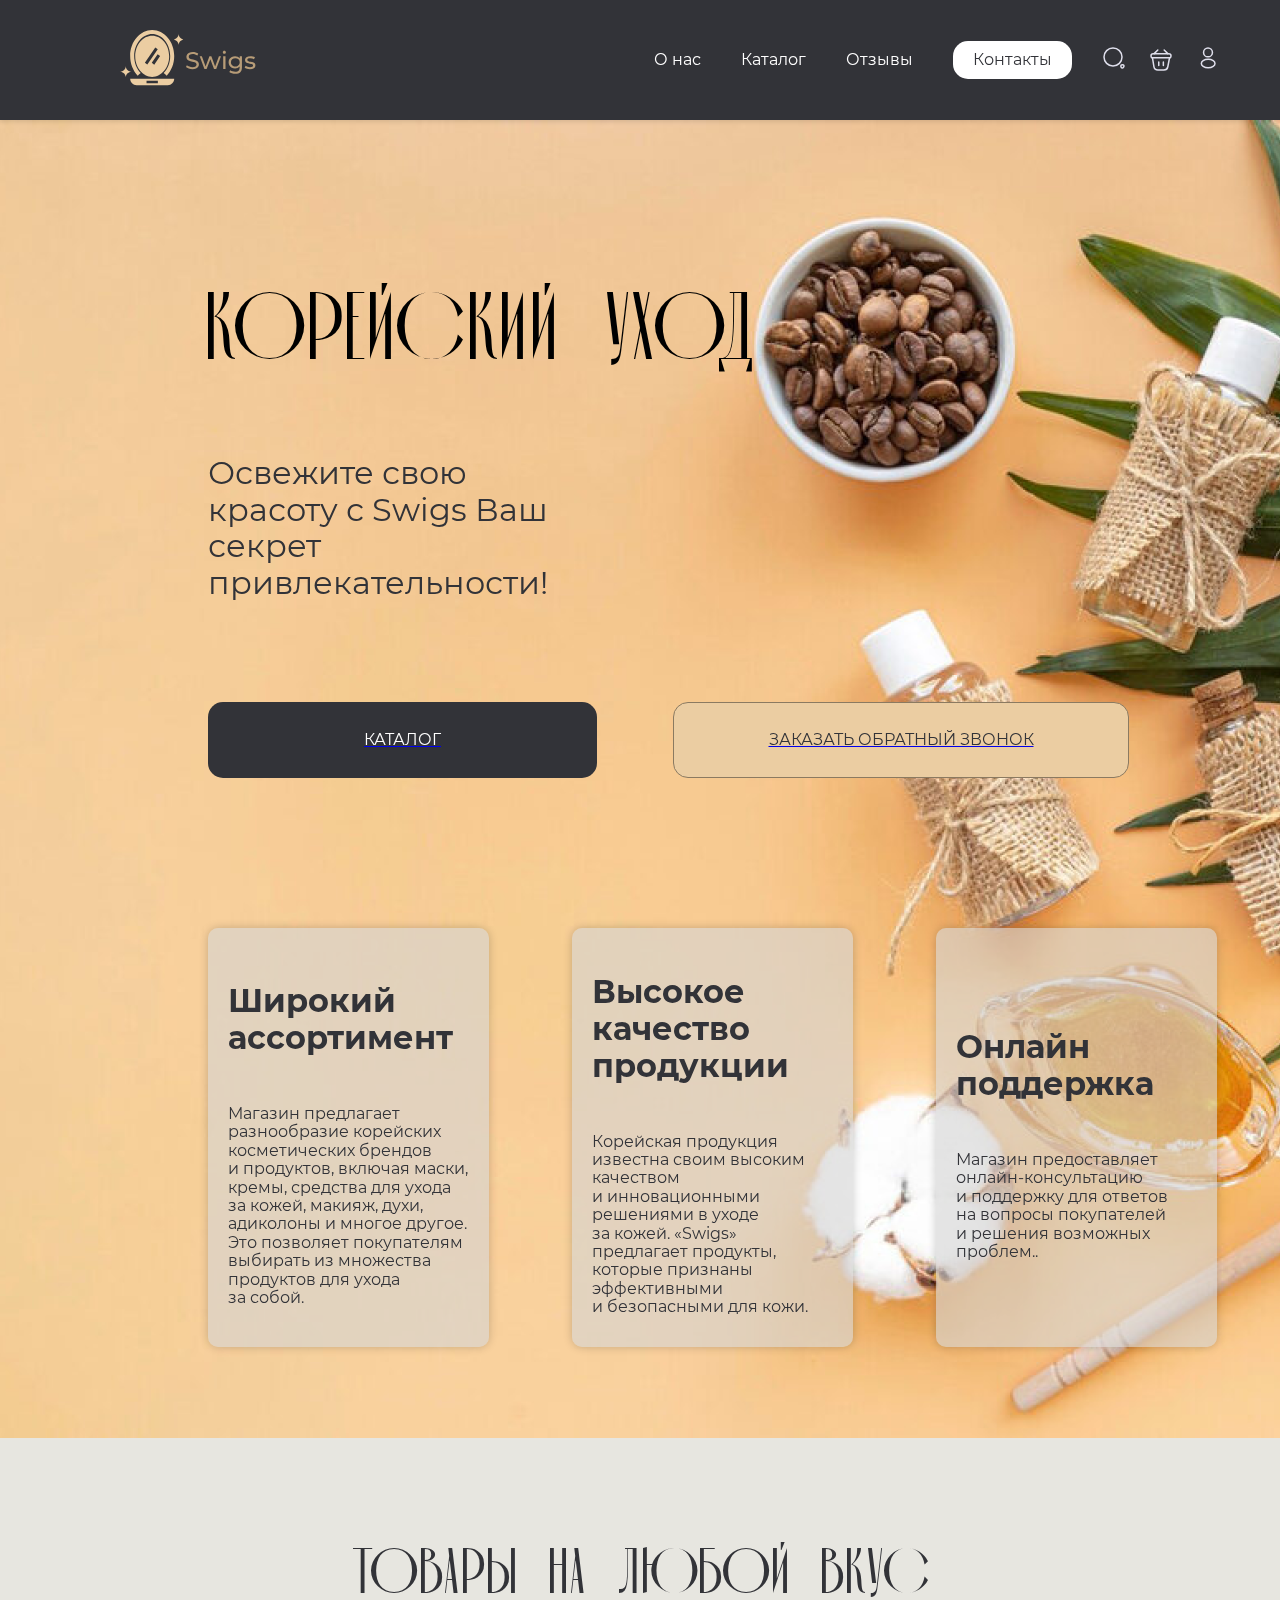
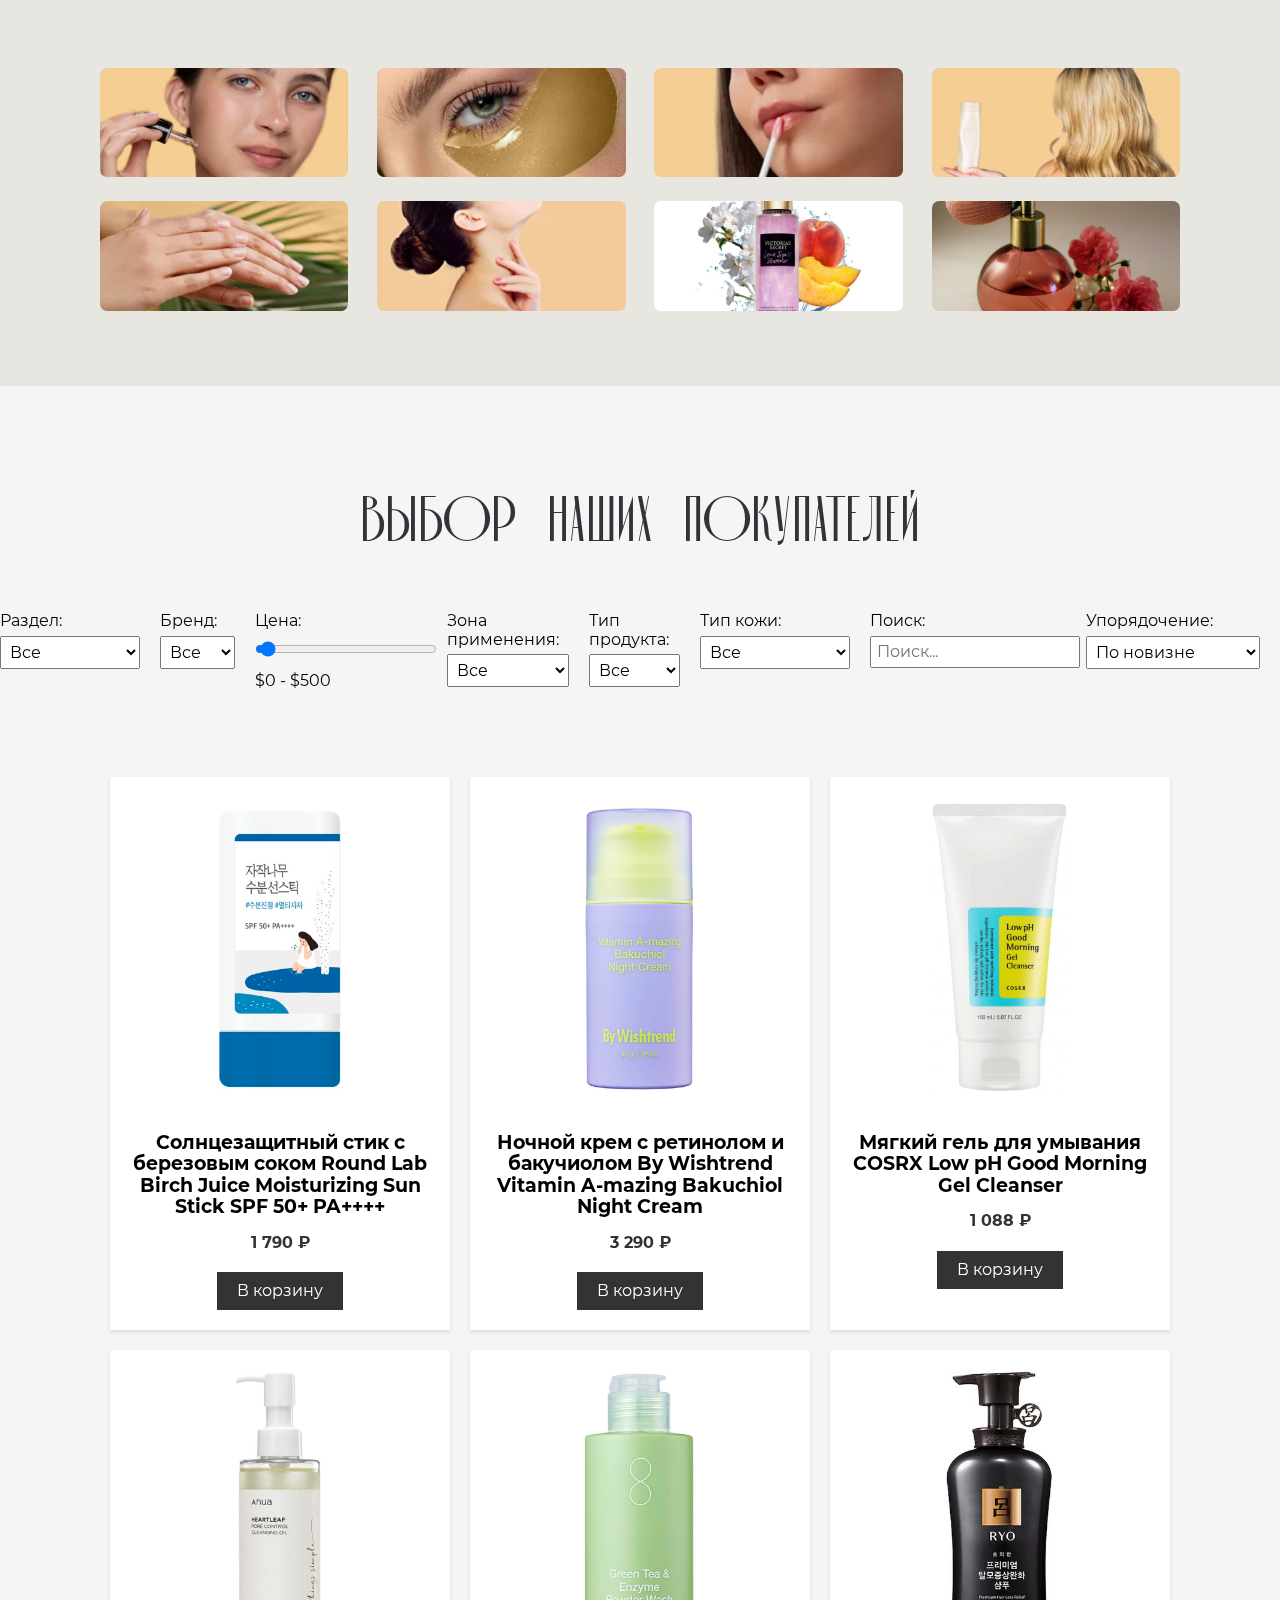
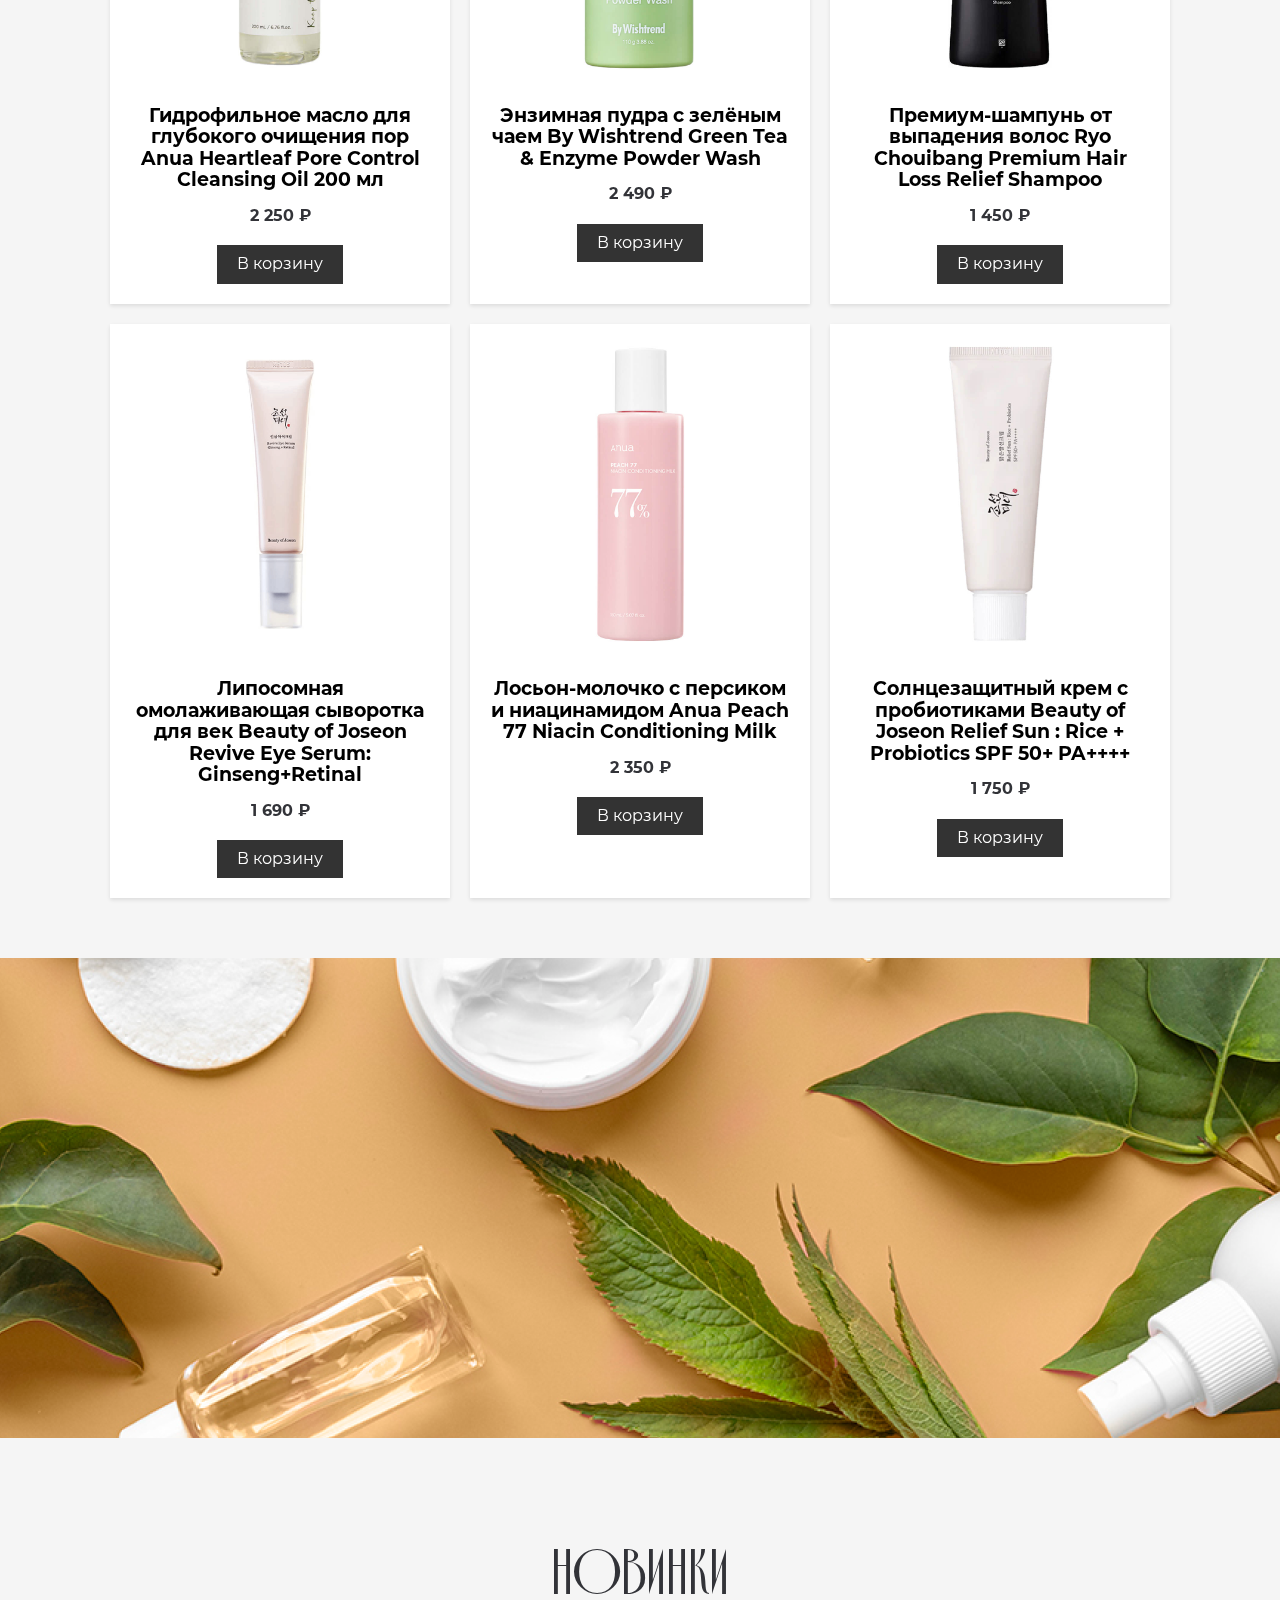
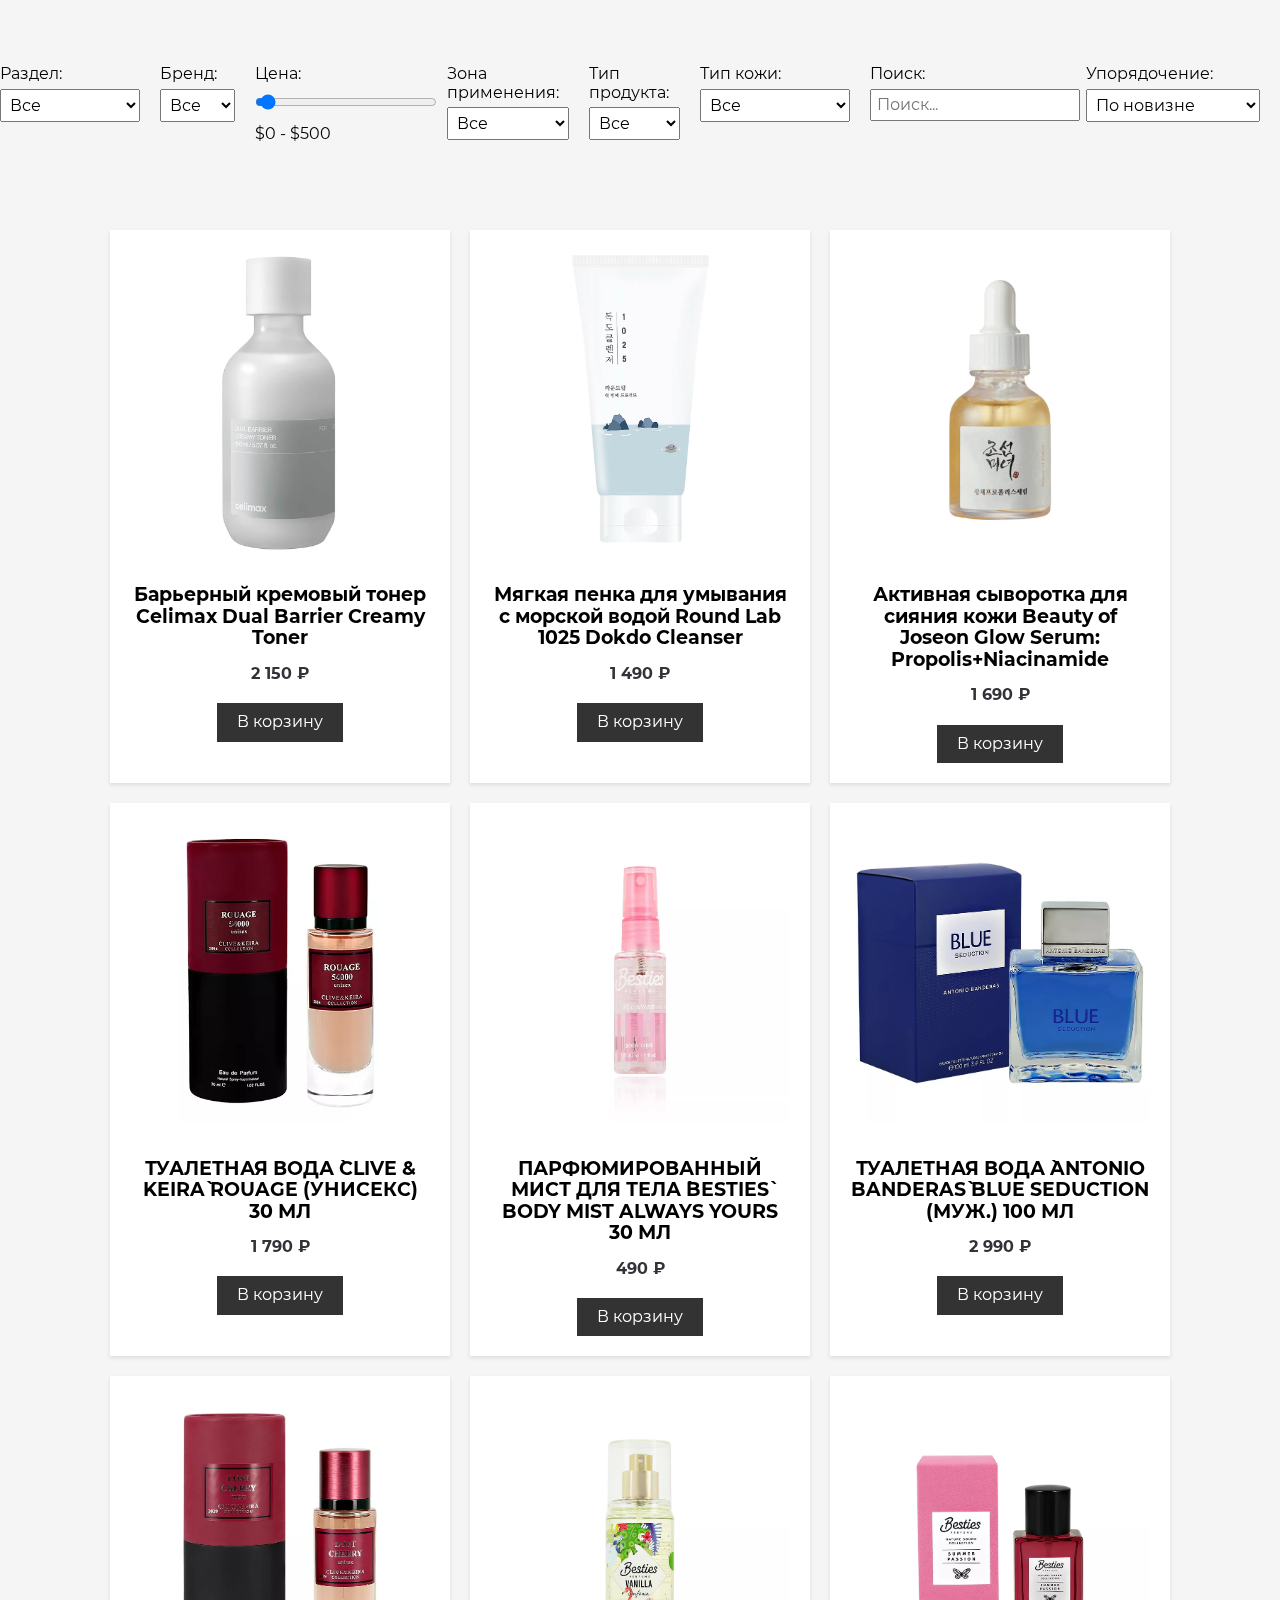
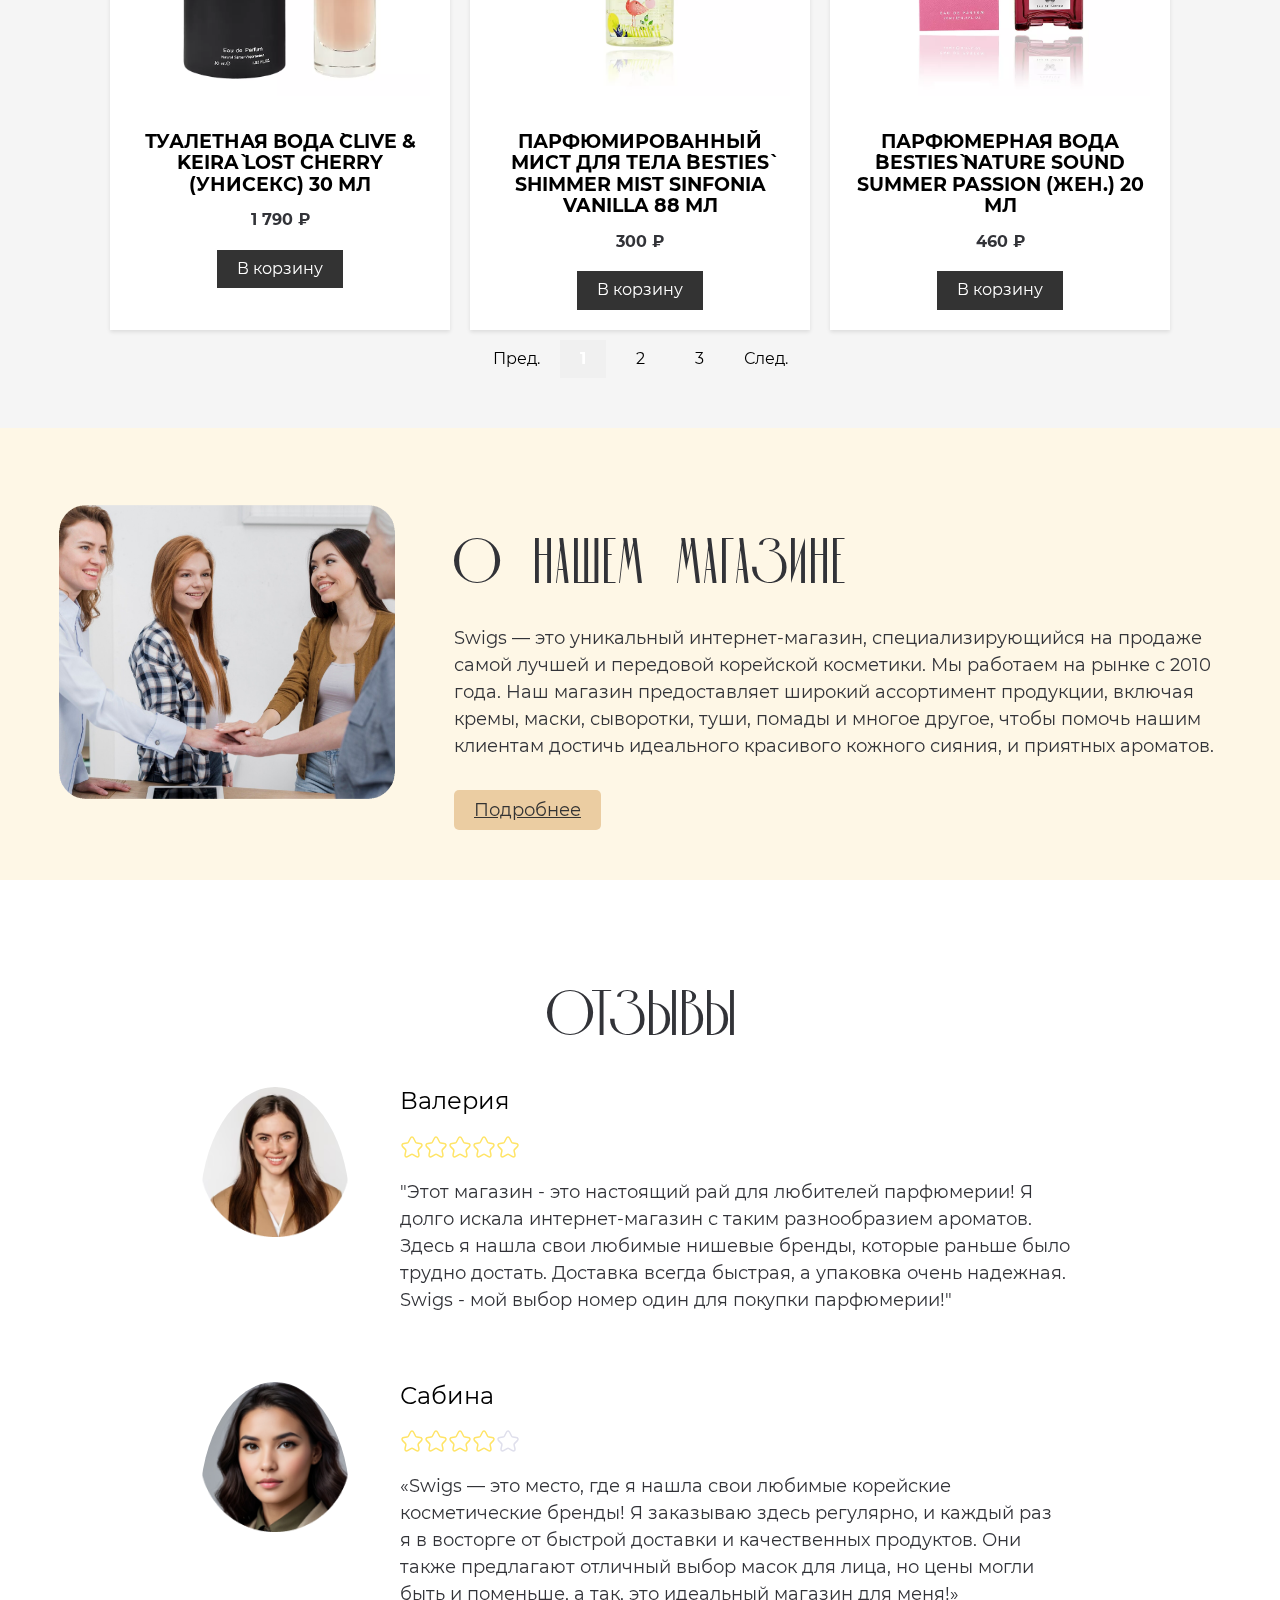
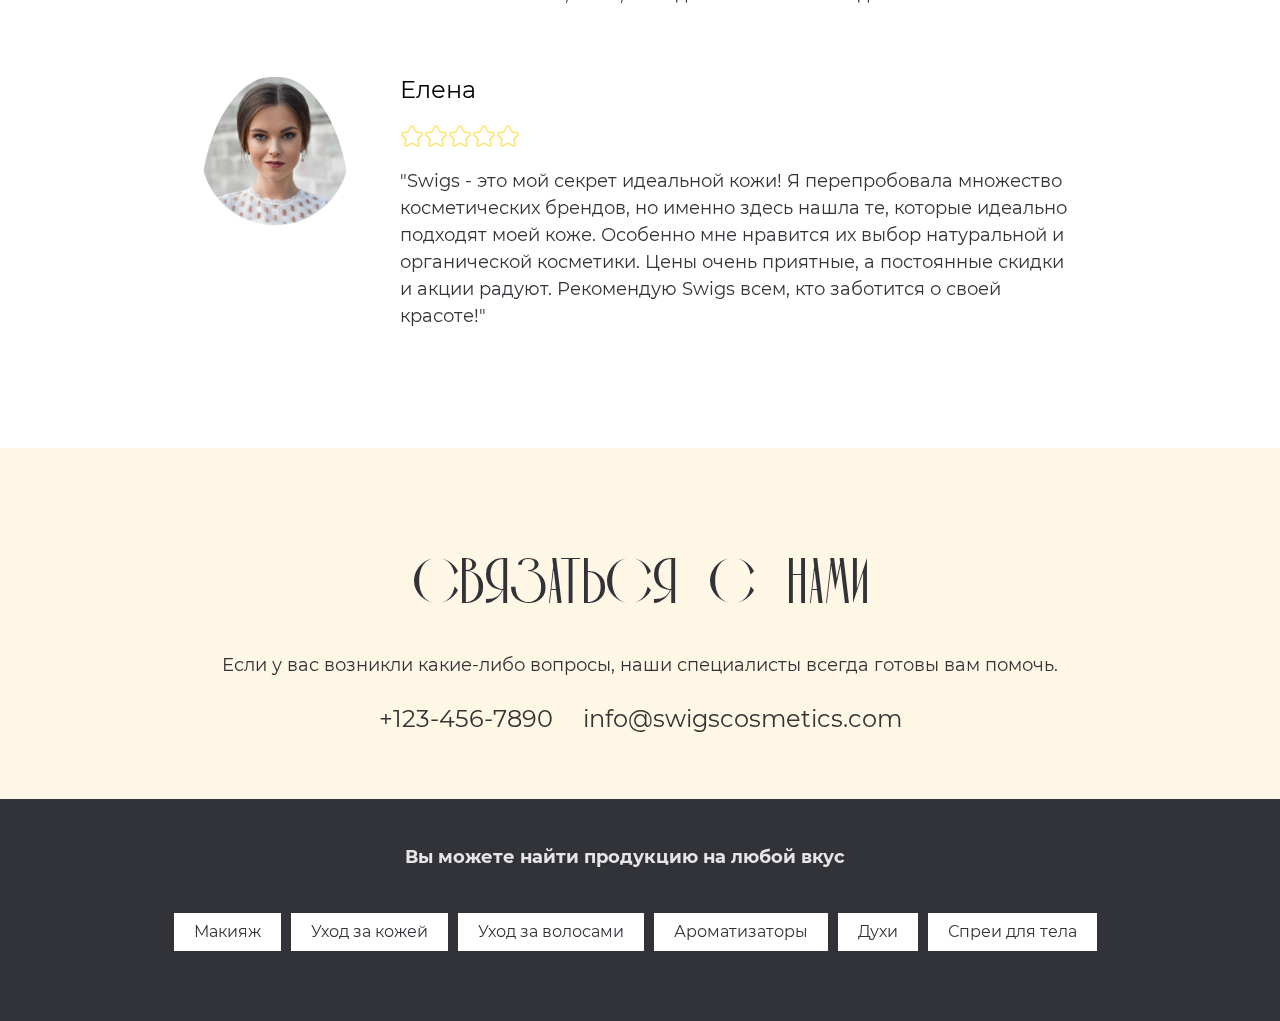
<file: index.html>
<!DOCTYPE html>
<html lang="en">
<head>
  <meta charset="UTF-8">
  <meta name="viewport" content="width=device-width, initial-scale=1.0">
  <link rel="stylesheet" href="./css/styles.css">
  <link rel="stylesheet" href="./css/normalizer.css">
  <title>Swigs Cosmetics</title>
  <link rel="icon" href="./images/svg/logo3.svg" type="image/x-icon">
  <script src="script.js"></script>
</head>
<body>
  <header style="background-color: #323338;">
    <a href="./index.html" class="logo">
      <img src="./images/svg/logo.svg" alt="Swigs Cosmetics">
    </a>
    <nav>
      <ul class="nav-items">
        <li><a href="./contact/index.html" class="nav-item">О нас</a></li>
        <li><a href="./catalog/index.html" class="nav-item">Каталог</a></li>
        <li><a href="#" class="nav-item">Отзывы</a></li>
        <li><a href="./contact/index.html"><button class="contact-btn">Контакты</button></a></li>
      </ul>
      <div class="icons">
        <a href="#" class="search-icon">
          <img src="./images/svg/search-normal.svg" alt="Search">
        </a>
        <a href="#popUp" class="cart-icon" id="openPopUp"></a>
          
        </a>
        <label class="auth" for="modal-toggle">
          <img src="./images/svg/profile.svg" class="auth"alt="Profile">
        </label>
      </div>
    </nav>
  </header>
  
  <label class="modal-btn" for="modal-toggle"></label>  

    <input id="modal-toggle" type="checkbox">
    <label class="modal-backdrop" for="modal-toggle"></label>
    <div class="modal-content">
        <label class="modal-close-btn" for="modal-toggle">
		      <svg width="50" height="50">
            <line x1="10" y1="10" x2="40" y2="40"/>
		        <line x1="40" y1="10" x2="10" y2="40"/>
		      </svg>
	      </label>
        <div class="tabs">
<!--  LOG IN  -->
            <input class="radio" id="tab-1" name="tabs-name" type="radio" checked>
            <label for="tab-1" class="table"><span>Вход</span></label>
            <div class="tabs-content">
               <div class="login_socnet">
                   <a href="" class="fa fa-vk" aria-hidden="true"></a>
                   <a href="" class="fa fa-google-plus" aria-hidden="true"></a>
                   <a href="" class="fa fa-facebook" aria-hidden="true"></a>
               </div>
               <form action="">
                   <input type="email" placeholder="Ваша почта" required>
                   <input type="password" placeholder="Пароль" required>
                   <input type="submit" value="Вход">
               </form>
               <form class="forgot-password" action="">
                   <input id="forgot-password-toggle" type="checkbox">
                   <label for="forgot-password-toggle">Забыли пароль?</label>
                   <div class="forgot-password-content">
                       <input type="email" placeholder="Введите вашу почту" required>
                       <input type="submit" value="go">
                   </div>
               </form>
            </div>
<!--  SIGN UP  -->
            <input class="radio" id="tab-2" name="tabs-name" type="radio">
            <label for="tab-2" class="table"><span>Регистрация</span></label>
            <div class="tabs-content">
                <div class="login_socnet">
                   <a href="" class="fa fa-vk" aria-hidden="true"></a>
                   <a href="" class="fa fa-google-plus" aria-hidden="true"></a>
                   <a href="" class="fa fa-facebook" aria-hidden="true"></a>
               </div>
               <form action="">
                   <input type="email" placeholder="Почта" required>
                   <input type="password" placeholder="Придумайте пароль" required>
                   <input type="password" placeholder="Подтвердите пароль" required>
                   <input type="submit" value="Далее">
               </form>
            </div>
        </div>
    </div>          
  <main>
    <section class="block">
      <h1 class="h1">Корейский уход</h1>
      <p class="block-description">Освежите свою красоту с Swigs Ваш секрет привлекательности!</p>
      <div class="buttons">
        <a href="./catalog/index.html"><button class="catalog-btn">КАТАЛОГ</button></a>
        <a href="./contact/index.html"><button class="callback-btn">ЗАКАЗАТЬ ОБРАТНЫЙ ЗВОНОК</button></a>
      </div>
      <div class="grid-container">
        <div class="grid-item grid-item-1">
          <p class="head-item">Широкий ассортимент</p>
          <p>Магазин предлагает разнообразие корейских косметических брендов и продуктов, включая маски, кремы, средства для ухода за кожей, макияж, духи, адиколоны и многое другое. Это позволяет покупателям выбирать из множества продуктов для ухода за собой.</p>
        </div>
        <div class="grid-item grid-item-2">
          <p class="head-item">Высокое качество продукции</p>
          <p >Корейская продукция известна своим высоким качеством и инновационными решениями в уходе за кожей. «Swigs» предлагает продукты, которые признаны эффективными и безопасными для кожи.</p>
        </div>
        <div class="grid-item grid-item-3">
          <p class="head-item">Онлайн поддержка</p>
          <p>Магазин предоставляет онлайн-консультацию и поддержку для ответов на вопросы покупателей и решения возможных проблем..</p>
        </div>
      </div>
    </section>
    <div class="categories-block" style="background-color: #E7E6E0;">
      <h2 class="categories-title">Товары на любой вкус</h2>
        <div class="categories-container">
          <div class="category-item">
            <a href="catalog/index.html">
              <img src="./images/categories/FACE.png" alt="Category 1">
              <div class="category-name">Для лица</div>
            </a>
          </div>
          <div class="category-item">
            <a href="catalog/index.html">
              <img src="./images/categories/EYES.png" alt="Category 2">
              <div class="category-name">Для глаз</div>
            </a>
          </div>
          <div class="category-item">
            <a href="catalog/index.html">
              <img src="./images/categories/LIPS.png" alt="Category 3">
              <div class="category-name">Для губ</div>
            </a>
          </div>
          <div class="category-item">
            <a href="catalog/index.html">
              <img src="./images/categories/HAIR.png" alt="Category 4">
              <div class="category-name">Для волос</div>
            </a>
          </div>
          <div class="category-item">
            <a href="catalog/index.html">
              <img src="./images/categories/HANDS.png" alt="Category 5">
              <div class="category-name">Для рук</div>
            </a>
          </div>
          <div class="category-item">
            <a href="catalog/index.html">
              <img src="./images/categories/NECK.png" alt="Category 6">
              <div class="category-name">Для шеи</div>
            </a>
          </div>
          <div class="category-item">
            <a href="catalog/index.html">
              <img src="./images/categories/sprei.png" alt="Category 7">
              <div class="category-name">Спрей для тела</div>
            </a>
          </div>
          <div class="category-item">
            <a href="catalog/index.html">
              <img src="./images/categories/duhi.png" alt="Category 8">
              <div class="category-name">Духи</div>
            </a>
          </div>
        </div>
      </div>
      <section class="new-arrivals">
        <h2>Выбор наших покупателей</h2>
        <div class="filters">
            <div class="filter-item">
              <label for="category">Раздел:</label>
              <select id="category">
                <option value="all">Все</option>
                <option value="skincare">Уход за кожей</option>
                <option value="makeup">Макияж</option>
                <option value="haircare">Уход за волосами</option>
                <option value="fragrance">Ароматизаторы</option>
              </select>
            </div>
            <div class="filter-item">
              <label for="brand">Бренд:</label>
              <select id="brand">
                <option value="all">Все</option>
                <option value="brand1">Brand 1</option>
                <option value="brand2">Brand 2</option>
                <option value="brand3">Brand 3</option>
                <option value="brand4">Brand 4</option>
              </select>
            </div>
            <div class="filter-item">
              <label for="price">Цена:</label>
              <input type="range" id="price" min="0" max="500" value="0">
              <span id="price-label">$0 - $500</span>
            </div>
            <div class="filter-item">
              <label for="application">Зона применения:</label>
              <select id="application">
                <option value="all">Все</option>
                <option value="face">Лицо</option>
                <option value="body">Тело</option>
                <option value="hair">Волосы</option>
              </select>
            </div>
            <div class="filter-item">
              <label for="product-type">Тип продукта:</label>
              <select id="product-type">
                <option value="all">Все</option>
                <option value="cream">Кремы</option>
                <option value="lotion">Лосьоны</option>
                <option value="serum">Сера</option>
                <option value="mask">Маски</option>
              </select>
            </div>
            <div class="filter-item">
              <label for="skin-type">Тип кожи:</label>
              <select id="skin-type">
                <option value="all">Все</option>
                <option value="dry">Сухая</option>
                <option value="oily">Жирная</option>
                <option value="combination">Комбинированная</option>
                <option value="sensitive">Чувствительная</option>
              </select>
            </div>
            <div class="filter-item">
              <label for="search">Поиск:</label>
              <input type="text" id="search" placeholder="Поиск...">
            </div>
            <div class="filter-item">
              <label for="sort">Упорядочение:</label>
              <select id="sort">
                <option value="newest">По новизне</option>
                <option value="price-asc">По цене (возрастание)</option>
                <option value="price-desc">По цене (убывание)</option>
                <option value="popularity">По популярности</option>
              </select>
            </div>
          </div>
        <div class="product-grid">
          <label class="product-card" for="modal-1">
            <img src="images/tovar/a1.jpg" alt="Product 1">
            <h3>Солнцезащитный стик с березовым соком Round Lab Birch Juice Moisturizing Sun Stick SPF 50+ PA++++</h3>
            <p>1 790 ₽</p>
            <button class="add-to-cart">В корзину</button>
          </label>
          <div class="product-card">
            <img src="images/tovar/A_mazing_Bakuchiol_Night_Cream.jpg" alt="Product 2">
            <h3>Ночной крем с ретинолом и бакучиолом By Wishtrend Vitamin A-mazing Bakuchiol Night Cream</h3>
            <p>3 290 ₽</p>
            <button class="add-to-cart">В корзину</button>
          </div>
          <div class="product-card">
            <img src="images/tovar/hollyshop-_1_.png" alt="Product 3">
            <h3>Мягкий гель для умывания COSRX Low pH Good Morning Gel Cleanser</h3>
            <p>1 088 ₽</p>
            <button class="add-to-cart">В корзину</button>
          </div>
          <div class="product-card">
            <img src="images/tovar/hollyshop-_-2024_02_12T140829.774-_1_.jpg" alt="Product 4">
            <h3>Гидрофильное масло для глубокого очищения пор Anua Heartleaf Pore Control Cleansing Oil 200 мл</h3>
            <p>2 250 ₽</p>
            <button class="add-to-cart">В корзину</button>
          </div>
          <div class="product-card">
            <img src="images/tovar/By-Wishtrend-Green-Tea-_-Enzyme-Powder-Wash_.jpg" alt="Product 5">
            <h3>Энзимная пудра с зелёным чаем By Wishtrend Green Tea & Enzyme Powder Wash</h3>
            <p>2 490 ₽</p>
            <button class="add-to-cart">В корзину</button>
          </div>
          <div class="product-card">
            <img src="images/tovar/a.jpg" alt="Product 6">
            <h3>Премиум-шампунь от выпадения волос Ryo Chouibang Premium Hair Loss Relief Shampoo</h3>
            <p>1 450 ₽</p>
            <button class="add-to-cart">В корзину</button>
          </div>
          <div class="product-card">
            <img src="images/tovar/s.png" alt="Product 7">
            <h3>Липосомная омолаживающая сыворотка для век Beauty of Joseon Revive Eye Serum: Ginseng+Retinal</h3>
            <p>1 690 ₽</p>
            <button class="add-to-cart">В корзину</button>
          </div>
          <div class="product-card">
            <img src="images/tovar/a2.jpg" alt="Product 8">
            <h3>Лосьон-молочко с персиком и ниацинамидом Anua Peach 77 Niacin Conditioning Milk</h3>
            <p>2 350 ₽</p>
            <button class="add-to-cart">В корзину</button>
          </div>
          <div class="product-card">
            <img src="images/tovar/aa.jpg" alt="Product 8">
            <h3>Солнцезащитный крем с пробиотиками Beauty of Joseon Relief Sun : Rice + Probiotics SPF 50+ PA++++</h3>
            <p>1 750 ₽</p>
            <button class="add-to-cart">В корзину</button>
          </div>
        </div>
        <input class="modal-state" id="modal-1" type="checkbox" />
<div class="modal">
<label class="modal__bg" for="modal-1"></label>
<div class="modal__inner">
  <label class="modal__close" for="modal-1"></label>
  <div class="productsa">
    <div class="product-card2">
      <img src="./images/tovar/a1.jpg" alt="Product 1">
      <p class="product-price">2 150 ₽</p>
      <button class="add-to-cart">В корзину</button>
    </div>
    <div class="item-desc">
      <h3 class = "product-title">Round Lab Birch Juice Moisturizing Sun Stick: защита и увлажнение в удобном формате</h3>
      <p class="item-description">Солнцезащитный стик Round Lab с березовым соком - это идеальный спутник для ежедневной защиты от солнца. SPF 50+ PA++++ обеспечивает надежную защиту от UVA и UVB лучей, а березовый сок интенсивно увлажняет и успокаивает кожу. Удобный формат стика позволяет легко наносить средство в любое время и в любом месте.</p>
    </div>
  </div>
      </section>
      
      <div class="parallax">
        <img src="./images/bg.png" alt="Image">
      </div>
      <div class="new-arrivals">
        <h2>Новинки</h2>
        <div class="filters">
          <div class="filter-item">
            <label for="category">Раздел:</label>
            <select id="category">
              <option value="all">Все</option>
              <option value="skincare">Уход за кожей</option>
              <option value="makeup">Макияж</option>
              <option value="haircare">Уход за волосами</option>
              <option value="fragrance">Ароматизаторы</option>
            </select>
          </div>
          <div class="filter-item">
            <label for="brand">Бренд:</label>
            <select id="brand">
              <option value="all">Все</option>
              <option value="brand1">Brand 1</option>
              <option value="brand2">Brand 2</option>
              <option value="brand3">Brand 3</option>
              <option value="brand4">Brand 4</option>
            </select>
          </div>
          <div class="filter-item">
            <label for="price">Цена:</label>
            <input type="range" id="price" min="0" max="500" value="0">
            <span id="price-label">$0 - $500</span>
          </div>
          <div class="filter-item">
            <label for="application">Зона применения:</label>
            <select id="application">
              <option value="all">Все</option>
              <option value="face">Лицо</option>
              <option value="body">Тело</option>
              <option value="hair">Волосы</option>
            </select>
          </div>
          <div class="filter-item">
            <label for="product-type">Тип продукта:</label>
            <select id="product-type">
              <option value="all">Все</option>
              <option value="cream">Кремы</option>
              <option value="lotion">Лосьоны</option>
              <option value="serum">Сера</option>
              <option value="mask">Маски</option>
            </select>
          </div>
          <div class="filter-item">
            <label for="skin-type">Тип кожи:</label>
            <select id="skin-type">
              <option value="all">Все</option>
              <option value="dry">Сухая</option>
              <option value="oily">Жирная</option>
              <option value="combination">Комбинированная</option>
              <option value="sensitive">Чувствительная</option>
            </select>
          </div>
          <div class="filter-item">
            <label for="search">Поиск:</label>
            <input type="text" id="search" placeholder="Поиск...">
          </div>
          <div class="filter-item">
            <label for="sort">Упорядочение:</label>
            <select id="sort">
              <option value="newest">По новизне</option>
              <option value="price-asc">По цене (возрастание)</option>
              <option value="price-desc">По цене (убывание)</option>
              <option value="popularity">По популярности</option>
            </select>
          </div>
        </div>
        <div class="product-grid">
          <div class="product-card">
            <img src="images/tovar/bb1.jpg" alt="Product 1">
            <h3>Барьерный кремовый тонер Celimax Dual Barrier Creamy Toner</h3>
            <p>2 150 ₽</p>
            <button class="add-to-cart">В корзину</button>
          </div>
          <div class="product-card">
            <img src="images/tovar/bb.jpg" alt="Product 2">
            <h3>Мягкая пенка для умывания с морской водой Round Lab 1025 Dokdo Cleanser</h3>
            <p>1 490 ₽</p>
            <button class="add-to-cart">В корзину</button>
          </div>
          <div class="product-card">
            <img src="images/tovar/choson-_7_-_1_.png" alt="Product 3">
            <h3>Активная сыворотка для сияния кожи Beauty of Joseon Glow Serum: Propolis+Niacinamide</h3>
            <p>1 690 ₽</p>
            <button class="add-to-cart">В корзину</button>
          </div>
          <div class="product-card">
            <img src="images/tovar/123qweqwe.png" alt="Product 4">
            <h3>ТУАЛЕТНАЯ ВОДА `CLIVE & KEIRA` ROUAGE (УНИСЕКС) 30 МЛ</h3>
            <p>1 790 ₽</p>
            <button class="add-to-cart">В корзину</button>
          </div>
          <div class="product-card">
            <img src="images/tovar/123qqw.png" alt="Product 5">
            <h3>ПАРФЮМИРОВАННЫЙ МИСТ ДЛЯ ТЕЛА `BESTIES` BODY MIST ALWAYS YOURS 30 МЛ</h3>
            <p>490 ₽</p>
            <button class="add-to-cart">В корзину</button>
          </div>
          <div class="product-card">
            <img src="images/tovar/123.png" alt="Product 6">
            <h3>ТУАЛЕТНАЯ ВОДА `ANTONIO BANDERAS` BLUE SEDUCTION (МУЖ.) 100 МЛ</h3>
            <p>2 990 ₽</p>
            <button class="add-to-cart">В корзину</button>
          </div>
          <div class="product-card">
            <img src="images/tovar/123qq.png" alt="Product 7">
            <h3>ТУАЛЕТНАЯ ВОДА `CLIVE & KEIRA` LOST CHERRY (УНИСЕКС) 30 МЛ</h3>
            <p>1 790 ₽</p>
            <button class="add-to-cart">В корзину</button>
          </div>
          <div class="product-card">
            <img src="images/tovar/123q.png" alt="Product 8">
            <h3>ПАРФЮМИРОВАННЫЙ МИСТ ДЛЯ ТЕЛА `BESTIES` SHIMMER MIST SINFONIA VANILLA 88 МЛ</h3>
            <p>300 ₽</p>
            <button class="add-to-cart">В корзину</button>
          </div>
          <div class="product-card">
            <img src="images/tovar/123qwe.png" alt="Product 8">
            <h3>ПАРФЮМЕРНАЯ ВОДА `BESTIES` NATURE SOUND SUMMER PASSION (ЖЕН.) 20 МЛ</h3>
            <p>460 ₽</p>
            <button class="add-to-cart">В корзину</button>
          </div>
        </div>
        <div class="pagination">
          <button class="prev">Пред.</button>
          <button class="page active">1</button>
          <button class="page">2</button>
          <button class="page">3</button>
          <button class="next">След.</button>
        </div>
        </div>
      </div>
      <div class="about-us">
        <div class="about-us__image">
          <img src="./images/team.png" alt="team">
        </div>
        <div class="about-us__content">
          <h2 class="about-us__title">О нашем магазине</h2>
          <p class="about-us__text">
            Swigs — это уникальный интернет-магазин, специализирующийся на продаже самой лучшей и передовой корейской косметики. Мы работаем на рынке с 2010 года. Наш магазин предоставляет широкий ассортимент продукции, включая кремы, маски, сыворотки, туши, помады и многое другое, чтобы помочь нашим клиентам достичь идеального красивого кожного сияния, и приятных ароматов.
          </p>
          <a href="./contact/index.html" class="about-us__button">Подробнее</button></a>
        </div>
      </div>
      <div class="reviews">
        <h2 class="reviews__title">Отзывы</h2>
        <div class="reviews__item">
          <div class="reviews__avatar">
            <img src="./images/Avatar3.png" alt="">
          </div>
          <div class="reviews__content">
            <div class="reviews__name">Валерия</div>
            <div class="reviews__rating">
              <svg version="1.1" xmlns="http://www.w3.org/2000/svg" xmlns:xlink="http://www.w3.org/1999/xlink" width="24" height="24" viewBox="0,0,256,256"><g fill="none" fill-rule="nonzero" stroke="#ffe466" stroke-width="1.5" stroke-linecap="round" stroke-linejoin="round" stroke-miterlimit="10" stroke-dasharray="" stroke-dashoffset="0" font-family="none" font-weight="none" font-size="none" text-anchor="none" style="mix-blend-mode: normal"><g transform="translate(-0.02302,0.03584) scale(10.66667,10.66667)"><path d="M13.73,3.51001l1.76,3.52c0.24,0.49001 0.88,0.96 1.42,1.05l3.19,0.53c2.04,0.34 2.52,1.81999 1.05,3.27999l-2.48,2.48c-0.42,0.42 -0.65,1.23 -0.52,1.81l0.71,3.07c0.56,2.43 -0.73,3.37 -2.88,2.1l-2.99,-1.77c-0.54,-0.32 -1.43,-0.32 -1.98,0l-2.99003,1.77c-2.14,1.27 -3.44,0.32 -2.88,-2.1l0.71,-3.07c0.13,-0.58 -0.1,-1.39 -0.52,-1.81l-2.48,-2.48c-1.46,-1.46 -0.99,-2.93999 1.05,-3.27999l3.19,-0.53c0.53,-0.09 1.17,-0.55999 1.41,-1.05l1.76003,-3.52c0.96,-1.91 2.52,-1.91 3.47,0z"></path></g></g></svg>
              <svg version="1.1" xmlns="http://www.w3.org/2000/svg" xmlns:xlink="http://www.w3.org/1999/xlink" width="24" height="24" viewBox="0,0,256,256"><g fill="none" fill-rule="nonzero" stroke="#ffe466" stroke-width="1.5" stroke-linecap="round" stroke-linejoin="round" stroke-miterlimit="10" stroke-dasharray="" stroke-dashoffset="0" font-family="none" font-weight="none" font-size="none" text-anchor="none" style="mix-blend-mode: normal"><g transform="translate(-0.02302,0.03584) scale(10.66667,10.66667)"><path d="M13.73,3.51001l1.76,3.52c0.24,0.49001 0.88,0.96 1.42,1.05l3.19,0.53c2.04,0.34 2.52,1.81999 1.05,3.27999l-2.48,2.48c-0.42,0.42 -0.65,1.23 -0.52,1.81l0.71,3.07c0.56,2.43 -0.73,3.37 -2.88,2.1l-2.99,-1.77c-0.54,-0.32 -1.43,-0.32 -1.98,0l-2.99003,1.77c-2.14,1.27 -3.44,0.32 -2.88,-2.1l0.71,-3.07c0.13,-0.58 -0.1,-1.39 -0.52,-1.81l-2.48,-2.48c-1.46,-1.46 -0.99,-2.93999 1.05,-3.27999l3.19,-0.53c0.53,-0.09 1.17,-0.55999 1.41,-1.05l1.76003,-3.52c0.96,-1.91 2.52,-1.91 3.47,0z"></path></g></g></svg>
              <svg version="1.1" xmlns="http://www.w3.org/2000/svg" xmlns:xlink="http://www.w3.org/1999/xlink" width="24" height="24" viewBox="0,0,256,256"><g fill="none" fill-rule="nonzero" stroke="#ffe466" stroke-width="1.5" stroke-linecap="round" stroke-linejoin="round" stroke-miterlimit="10" stroke-dasharray="" stroke-dashoffset="0" font-family="none" font-weight="none" font-size="none" text-anchor="none" style="mix-blend-mode: normal"><g transform="translate(-0.02302,0.03584) scale(10.66667,10.66667)"><path d="M13.73,3.51001l1.76,3.52c0.24,0.49001 0.88,0.96 1.42,1.05l3.19,0.53c2.04,0.34 2.52,1.81999 1.05,3.27999l-2.48,2.48c-0.42,0.42 -0.65,1.23 -0.52,1.81l0.71,3.07c0.56,2.43 -0.73,3.37 -2.88,2.1l-2.99,-1.77c-0.54,-0.32 -1.43,-0.32 -1.98,0l-2.99003,1.77c-2.14,1.27 -3.44,0.32 -2.88,-2.1l0.71,-3.07c0.13,-0.58 -0.1,-1.39 -0.52,-1.81l-2.48,-2.48c-1.46,-1.46 -0.99,-2.93999 1.05,-3.27999l3.19,-0.53c0.53,-0.09 1.17,-0.55999 1.41,-1.05l1.76003,-3.52c0.96,-1.91 2.52,-1.91 3.47,0z"></path></g></g></svg>
              <svg version="1.1" xmlns="http://www.w3.org/2000/svg" xmlns:xlink="http://www.w3.org/1999/xlink" width="24" height="24" viewBox="0,0,256,256"><g fill="none" fill-rule="nonzero" stroke="#ffe466" stroke-width="1.5" stroke-linecap="round" stroke-linejoin="round" stroke-miterlimit="10" stroke-dasharray="" stroke-dashoffset="0" font-family="none" font-weight="none" font-size="none" text-anchor="none" style="mix-blend-mode: normal"><g transform="translate(-0.02302,0.03584) scale(10.66667,10.66667)"><path d="M13.73,3.51001l1.76,3.52c0.24,0.49001 0.88,0.96 1.42,1.05l3.19,0.53c2.04,0.34 2.52,1.81999 1.05,3.27999l-2.48,2.48c-0.42,0.42 -0.65,1.23 -0.52,1.81l0.71,3.07c0.56,2.43 -0.73,3.37 -2.88,2.1l-2.99,-1.77c-0.54,-0.32 -1.43,-0.32 -1.98,0l-2.99003,1.77c-2.14,1.27 -3.44,0.32 -2.88,-2.1l0.71,-3.07c0.13,-0.58 -0.1,-1.39 -0.52,-1.81l-2.48,-2.48c-1.46,-1.46 -0.99,-2.93999 1.05,-3.27999l3.19,-0.53c0.53,-0.09 1.17,-0.55999 1.41,-1.05l1.76003,-3.52c0.96,-1.91 2.52,-1.91 3.47,0z"></path></g></g></svg>
              <svg version="1.1" xmlns="http://www.w3.org/2000/svg" xmlns:xlink="http://www.w3.org/1999/xlink" width="24" height="24" viewBox="0,0,256,256"><g fill="none" fill-rule="nonzero" stroke="#ffe466" stroke-width="1.5" stroke-linecap="round" stroke-linejoin="round" stroke-miterlimit="10" stroke-dasharray="" stroke-dashoffset="0" font-family="none" font-weight="none" font-size="none" text-anchor="none" style="mix-blend-mode: normal"><g transform="translate(-0.02302,0.03584) scale(10.66667,10.66667)"><path d="M13.73,3.51001l1.76,3.52c0.24,0.49001 0.88,0.96 1.42,1.05l3.19,0.53c2.04,0.34 2.52,1.81999 1.05,3.27999l-2.48,2.48c-0.42,0.42 -0.65,1.23 -0.52,1.81l0.71,3.07c0.56,2.43 -0.73,3.37 -2.88,2.1l-2.99,-1.77c-0.54,-0.32 -1.43,-0.32 -1.98,0l-2.99003,1.77c-2.14,1.27 -3.44,0.32 -2.88,-2.1l0.71,-3.07c0.13,-0.58 -0.1,-1.39 -0.52,-1.81l-2.48,-2.48c-1.46,-1.46 -0.99,-2.93999 1.05,-3.27999l3.19,-0.53c0.53,-0.09 1.17,-0.55999 1.41,-1.05l1.76003,-3.52c0.96,-1.91 2.52,-1.91 3.47,0z"></path></g></g></svg>
            </div>
            <div class="reviews__text">
              <p>"Этот магазин - это настоящий рай для любителей парфюмерии! Я долго искала интернет-магазин с таким разнообразием ароматов. Здесь я нашла свои любимые нишевые бренды, которые раньше было трудно достать. Доставка всегда быстрая, а упаковка очень надежная. Swigs - мой выбор номер один для покупки парфюмерии!"
              </p>
            </div>
          </div>
        </div>
        <div class="reviews__item">
          <div class="reviews__avatar">
            <img src="./images/Avatar2.png" alt="">
          </div>
          <div class="reviews__content">
            <div class="reviews__name">Сабина</div>
            <div class="reviews__rating">
              <svg version="1.1" xmlns="http://www.w3.org/2000/svg" xmlns:xlink="http://www.w3.org/1999/xlink" width="24" height="24" viewBox="0,0,256,256"><g fill="none" fill-rule="nonzero" stroke="#ffe466" stroke-width="1.5" stroke-linecap="round" stroke-linejoin="round" stroke-miterlimit="10" stroke-dasharray="" stroke-dashoffset="0" font-family="none" font-weight="none" font-size="none" text-anchor="none" style="mix-blend-mode: normal"><g transform="translate(-0.02302,0.03584) scale(10.66667,10.66667)"><path d="M13.73,3.51001l1.76,3.52c0.24,0.49001 0.88,0.96 1.42,1.05l3.19,0.53c2.04,0.34 2.52,1.81999 1.05,3.27999l-2.48,2.48c-0.42,0.42 -0.65,1.23 -0.52,1.81l0.71,3.07c0.56,2.43 -0.73,3.37 -2.88,2.1l-2.99,-1.77c-0.54,-0.32 -1.43,-0.32 -1.98,0l-2.99003,1.77c-2.14,1.27 -3.44,0.32 -2.88,-2.1l0.71,-3.07c0.13,-0.58 -0.1,-1.39 -0.52,-1.81l-2.48,-2.48c-1.46,-1.46 -0.99,-2.93999 1.05,-3.27999l3.19,-0.53c0.53,-0.09 1.17,-0.55999 1.41,-1.05l1.76003,-3.52c0.96,-1.91 2.52,-1.91 3.47,0z"></path></g></g></svg>
              <svg version="1.1" xmlns="http://www.w3.org/2000/svg" xmlns:xlink="http://www.w3.org/1999/xlink" width="24" height="24" viewBox="0,0,256,256"><g fill="none" fill-rule="nonzero" stroke="#ffe466" stroke-width="1.5" stroke-linecap="round" stroke-linejoin="round" stroke-miterlimit="10" stroke-dasharray="" stroke-dashoffset="0" font-family="none" font-weight="none" font-size="none" text-anchor="none" style="mix-blend-mode: normal"><g transform="translate(-0.02302,0.03584) scale(10.66667,10.66667)"><path d="M13.73,3.51001l1.76,3.52c0.24,0.49001 0.88,0.96 1.42,1.05l3.19,0.53c2.04,0.34 2.52,1.81999 1.05,3.27999l-2.48,2.48c-0.42,0.42 -0.65,1.23 -0.52,1.81l0.71,3.07c0.56,2.43 -0.73,3.37 -2.88,2.1l-2.99,-1.77c-0.54,-0.32 -1.43,-0.32 -1.98,0l-2.99003,1.77c-2.14,1.27 -3.44,0.32 -2.88,-2.1l0.71,-3.07c0.13,-0.58 -0.1,-1.39 -0.52,-1.81l-2.48,-2.48c-1.46,-1.46 -0.99,-2.93999 1.05,-3.27999l3.19,-0.53c0.53,-0.09 1.17,-0.55999 1.41,-1.05l1.76003,-3.52c0.96,-1.91 2.52,-1.91 3.47,0z"></path></g></g></svg>
              <svg version="1.1" xmlns="http://www.w3.org/2000/svg" xmlns:xlink="http://www.w3.org/1999/xlink" width="24" height="24" viewBox="0,0,256,256"><g fill="none" fill-rule="nonzero" stroke="#ffe466" stroke-width="1.5" stroke-linecap="round" stroke-linejoin="round" stroke-miterlimit="10" stroke-dasharray="" stroke-dashoffset="0" font-family="none" font-weight="none" font-size="none" text-anchor="none" style="mix-blend-mode: normal"><g transform="translate(-0.02302,0.03584) scale(10.66667,10.66667)"><path d="M13.73,3.51001l1.76,3.52c0.24,0.49001 0.88,0.96 1.42,1.05l3.19,0.53c2.04,0.34 2.52,1.81999 1.05,3.27999l-2.48,2.48c-0.42,0.42 -0.65,1.23 -0.52,1.81l0.71,3.07c0.56,2.43 -0.73,3.37 -2.88,2.1l-2.99,-1.77c-0.54,-0.32 -1.43,-0.32 -1.98,0l-2.99003,1.77c-2.14,1.27 -3.44,0.32 -2.88,-2.1l0.71,-3.07c0.13,-0.58 -0.1,-1.39 -0.52,-1.81l-2.48,-2.48c-1.46,-1.46 -0.99,-2.93999 1.05,-3.27999l3.19,-0.53c0.53,-0.09 1.17,-0.55999 1.41,-1.05l1.76003,-3.52c0.96,-1.91 2.52,-1.91 3.47,0z"></path></g></g></svg>
              <svg version="1.1" xmlns="http://www.w3.org/2000/svg" xmlns:xlink="http://www.w3.org/1999/xlink" width="24" height="24" viewBox="0,0,256,256"><g fill="none" fill-rule="nonzero" stroke="#ffe466" stroke-width="1.5" stroke-linecap="round" stroke-linejoin="round" stroke-miterlimit="10" stroke-dasharray="" stroke-dashoffset="0" font-family="none" font-weight="none" font-size="none" text-anchor="none" style="mix-blend-mode: normal"><g transform="translate(-0.02302,0.03584) scale(10.66667,10.66667)"><path d="M13.73,3.51001l1.76,3.52c0.24,0.49001 0.88,0.96 1.42,1.05l3.19,0.53c2.04,0.34 2.52,1.81999 1.05,3.27999l-2.48,2.48c-0.42,0.42 -0.65,1.23 -0.52,1.81l0.71,3.07c0.56,2.43 -0.73,3.37 -2.88,2.1l-2.99,-1.77c-0.54,-0.32 -1.43,-0.32 -1.98,0l-2.99003,1.77c-2.14,1.27 -3.44,0.32 -2.88,-2.1l0.71,-3.07c0.13,-0.58 -0.1,-1.39 -0.52,-1.81l-2.48,-2.48c-1.46,-1.46 -0.99,-2.93999 1.05,-3.27999l3.19,-0.53c0.53,-0.09 1.17,-0.55999 1.41,-1.05l1.76003,-3.52c0.96,-1.91 2.52,-1.91 3.47,0z"></path></g></g></svg>
                      <svg width="24" height="24" viewBox="0 0 24 24" fill="none" xmlns="http://www.w3.org/2000/svg">
                        <path d="M13.73 3.51001L15.49 7.03001C15.73 7.52002 16.37 7.99001 16.91 8.08001L20.1 8.61001C22.14 8.95001 22.62 10.43 21.15 11.89L18.67 14.37C18.25 14.79 18.02 15.6 18.15 16.18L18.86 19.25C19.42 21.68 18.13 22.62 15.98 21.35L12.99 19.58C12.45 19.26 11.56 19.26 11.01 19.58L8.01997 21.35C5.87997 22.62 4.57997 21.67 5.13997 19.25L5.84997 16.18C5.97997 15.6 5.74997 14.79 5.32997 14.37L2.84997 11.89C1.38997 10.43 1.85997 8.95001 3.89997 8.61001L7.08997 8.08001C7.61997 7.99001 8.25997 7.52002 8.49997 7.03001L10.26 3.51001C11.22 1.60001 12.78 1.60001 13.73 3.51001Z" stroke="#DFDFEC" stroke-width="1.5" stroke-linecap="round" stroke-linejoin="round"./>
                        </svg>
            </div>
            <div class="reviews__text">
              <p>«Swigs — это место, где я нашла свои любимые корейские косметические бренды! Я заказываю здесь регулярно, и каждый раз я в восторге от быстрой доставки и качественных продуктов. Они также предлагают отличный выбор масок для лица, но цены могли быть и поменьше, а так, это идеальный магазин для меня!»</p>
            </div>
          </div>
        </div>
        <div class="reviews__item">
          <div class="reviews__avatar">
            <img src="./images/Avatar.png" alt="">
          </div>
          <div class="reviews__content">
            <div class="reviews__name">Елена</div>
            <div class="reviews__rating">
              <svg version="1.1" xmlns="http://www.w3.org/2000/svg" xmlns:xlink="http://www.w3.org/1999/xlink" width="24" height="24" viewBox="0,0,256,256"><g fill="none" fill-rule="nonzero" stroke="#ffe466" stroke-width="1.5" stroke-linecap="round" stroke-linejoin="round" stroke-miterlimit="10" stroke-dasharray="" stroke-dashoffset="0" font-family="none" font-weight="none" font-size="none" text-anchor="none" style="mix-blend-mode: normal"><g transform="translate(-0.02302,0.03584) scale(10.66667,10.66667)"><path d="M13.73,3.51001l1.76,3.52c0.24,0.49001 0.88,0.96 1.42,1.05l3.19,0.53c2.04,0.34 2.52,1.81999 1.05,3.27999l-2.48,2.48c-0.42,0.42 -0.65,1.23 -0.52,1.81l0.71,3.07c0.56,2.43 -0.73,3.37 -2.88,2.1l-2.99,-1.77c-0.54,-0.32 -1.43,-0.32 -1.98,0l-2.99003,1.77c-2.14,1.27 -3.44,0.32 -2.88,-2.1l0.71,-3.07c0.13,-0.58 -0.1,-1.39 -0.52,-1.81l-2.48,-2.48c-1.46,-1.46 -0.99,-2.93999 1.05,-3.27999l3.19,-0.53c0.53,-0.09 1.17,-0.55999 1.41,-1.05l1.76003,-3.52c0.96,-1.91 2.52,-1.91 3.47,0z"></path></g></g></svg>
              <svg version="1.1" xmlns="http://www.w3.org/2000/svg" xmlns:xlink="http://www.w3.org/1999/xlink" width="24" height="24" viewBox="0,0,256,256"><g fill="none" fill-rule="nonzero" stroke="#ffe466" stroke-width="1.5" stroke-linecap="round" stroke-linejoin="round" stroke-miterlimit="10" stroke-dasharray="" stroke-dashoffset="0" font-family="none" font-weight="none" font-size="none" text-anchor="none" style="mix-blend-mode: normal"><g transform="translate(-0.02302,0.03584) scale(10.66667,10.66667)"><path d="M13.73,3.51001l1.76,3.52c0.24,0.49001 0.88,0.96 1.42,1.05l3.19,0.53c2.04,0.34 2.52,1.81999 1.05,3.27999l-2.48,2.48c-0.42,0.42 -0.65,1.23 -0.52,1.81l0.71,3.07c0.56,2.43 -0.73,3.37 -2.88,2.1l-2.99,-1.77c-0.54,-0.32 -1.43,-0.32 -1.98,0l-2.99003,1.77c-2.14,1.27 -3.44,0.32 -2.88,-2.1l0.71,-3.07c0.13,-0.58 -0.1,-1.39 -0.52,-1.81l-2.48,-2.48c-1.46,-1.46 -0.99,-2.93999 1.05,-3.27999l3.19,-0.53c0.53,-0.09 1.17,-0.55999 1.41,-1.05l1.76003,-3.52c0.96,-1.91 2.52,-1.91 3.47,0z"></path></g></g></svg>
              <svg version="1.1" xmlns="http://www.w3.org/2000/svg" xmlns:xlink="http://www.w3.org/1999/xlink" width="24" height="24" viewBox="0,0,256,256"><g fill="none" fill-rule="nonzero" stroke="#ffe466" stroke-width="1.5" stroke-linecap="round" stroke-linejoin="round" stroke-miterlimit="10" stroke-dasharray="" stroke-dashoffset="0" font-family="none" font-weight="none" font-size="none" text-anchor="none" style="mix-blend-mode: normal"><g transform="translate(-0.02302,0.03584) scale(10.66667,10.66667)"><path d="M13.73,3.51001l1.76,3.52c0.24,0.49001 0.88,0.96 1.42,1.05l3.19,0.53c2.04,0.34 2.52,1.81999 1.05,3.27999l-2.48,2.48c-0.42,0.42 -0.65,1.23 -0.52,1.81l0.71,3.07c0.56,2.43 -0.73,3.37 -2.88,2.1l-2.99,-1.77c-0.54,-0.32 -1.43,-0.32 -1.98,0l-2.99003,1.77c-2.14,1.27 -3.44,0.32 -2.88,-2.1l0.71,-3.07c0.13,-0.58 -0.1,-1.39 -0.52,-1.81l-2.48,-2.48c-1.46,-1.46 -0.99,-2.93999 1.05,-3.27999l3.19,-0.53c0.53,-0.09 1.17,-0.55999 1.41,-1.05l1.76003,-3.52c0.96,-1.91 2.52,-1.91 3.47,0z"></path></g></g></svg>
              <svg version="1.1" xmlns="http://www.w3.org/2000/svg" xmlns:xlink="http://www.w3.org/1999/xlink" width="24" height="24" viewBox="0,0,256,256"><g fill="none" fill-rule="nonzero" stroke="#ffe466" stroke-width="1.5" stroke-linecap="round" stroke-linejoin="round" stroke-miterlimit="10" stroke-dasharray="" stroke-dashoffset="0" font-family="none" font-weight="none" font-size="none" text-anchor="none" style="mix-blend-mode: normal"><g transform="translate(-0.02302,0.03584) scale(10.66667,10.66667)"><path d="M13.73,3.51001l1.76,3.52c0.24,0.49001 0.88,0.96 1.42,1.05l3.19,0.53c2.04,0.34 2.52,1.81999 1.05,3.27999l-2.48,2.48c-0.42,0.42 -0.65,1.23 -0.52,1.81l0.71,3.07c0.56,2.43 -0.73,3.37 -2.88,2.1l-2.99,-1.77c-0.54,-0.32 -1.43,-0.32 -1.98,0l-2.99003,1.77c-2.14,1.27 -3.44,0.32 -2.88,-2.1l0.71,-3.07c0.13,-0.58 -0.1,-1.39 -0.52,-1.81l-2.48,-2.48c-1.46,-1.46 -0.99,-2.93999 1.05,-3.27999l3.19,-0.53c0.53,-0.09 1.17,-0.55999 1.41,-1.05l1.76003,-3.52c0.96,-1.91 2.52,-1.91 3.47,0z"></path></g></g></svg>
              <svg version="1.1" xmlns="http://www.w3.org/2000/svg" xmlns:xlink="http://www.w3.org/1999/xlink" width="24" height="24" viewBox="0,0,256,256"><g fill="none" fill-rule="nonzero" stroke="#ffe466" stroke-width="1.5" stroke-linecap="round" stroke-linejoin="round" stroke-miterlimit="10" stroke-dasharray="" stroke-dashoffset="0" font-family="none" font-weight="none" font-size="none" text-anchor="none" style="mix-blend-mode: normal"><g transform="translate(-0.02302,0.03584) scale(10.66667,10.66667)"><path d="M13.73,3.51001l1.76,3.52c0.24,0.49001 0.88,0.96 1.42,1.05l3.19,0.53c2.04,0.34 2.52,1.81999 1.05,3.27999l-2.48,2.48c-0.42,0.42 -0.65,1.23 -0.52,1.81l0.71,3.07c0.56,2.43 -0.73,3.37 -2.88,2.1l-2.99,-1.77c-0.54,-0.32 -1.43,-0.32 -1.98,0l-2.99003,1.77c-2.14,1.27 -3.44,0.32 -2.88,-2.1l0.71,-3.07c0.13,-0.58 -0.1,-1.39 -0.52,-1.81l-2.48,-2.48c-1.46,-1.46 -0.99,-2.93999 1.05,-3.27999l3.19,-0.53c0.53,-0.09 1.17,-0.55999 1.41,-1.05l1.76003,-3.52c0.96,-1.91 2.52,-1.91 3.47,0z"></path></g></g></svg>
            </div>
            <div class="reviews__text">
              <p>"Swigs - это мой секрет идеальной кожи! Я перепробовала множество косметических брендов, но именно здесь нашла те, которые идеально подходят моей коже. Особенно мне нравится их выбор натуральной и органической косметики. Цены очень приятные, а постоянные скидки и акции радуют.  Рекомендую Swigs всем, кто заботится о своей красоте!"</p>
            </div>
          </div>
        </div>
      </div>
      <section class="contact-us">
        <h2>Связаться с нами</h2>
        <p>Если у вас возникли какие-либо вопросы, наши специалисты всегда готовы вам помочь.</p>
        <ul>
          <li><a href="tel:+1234567890">+123-456-7890</a></li>
          <li><a href="mailto:info@swigscosmetics.com">info@swigscosmetics.com</a></li>
        </ul>
      </section>
      <footer class="footer">
        <div class="footer__inner">
          <p class="footer__text">Вы можете найти продукцию на любой вкус</p>
          <div class="footer__categories">
            <a href="./catalog/index.html" class="footer__category-btn">Макияж</button></a>
            <a href="./catalog/index.html" button class="footer__category-btn">Уход за кожей</button></a>
            <a href="./catalog/index.html" button class="footer__category-btn">Уход за волосами</button></a>
            <a href="./catalog/index.html" button class="footer__category-btn">Ароматизаторы</button></a>
            <a href="./catalog/index.html" button class="footer__category-btn">Духи</button></a>
            <a href="./catalog/index.html" button class="footer__category-btn">Спреи для тела</button></a>
          </div>
        </div>
      </footer>
      <aside id="popUp" class="popup">
        <div class="popUpContainer">

            <a href="#!" class="closePopUp">X</a>
            <h2>Корзина</h2>
            <div class="cart-items">
              
            <div class="product-card">
              <img src="images/tovar/a1.jpg" alt="Product 1">
              <h3>Солнцезащ. стик с березовым соком Round Lab Birch Juice Moisturizing Sun Stick SPF 50+ PA++++</h3>
              <p>1 790 ₽</p>
            </div>
            <div class="product-card">
              <img src="images/tovar/hollyshop-_1_.png" alt="Product 3">
              <h3>Мягкий гель для умывания COSRX Low pH Good Morning Gel Cleanser</h3>
              <p>1 088 ₽</p>
            </div>
            <div class="product-card">
              <img src="images/tovar/a2.jpg" alt="Product 8">
              <h3>Лосьон-молочко с персиком и ниацинамидом Anua Peach 77 Niacin Conditioning Milk</h3>
              <p>2 350 ₽</p>
          </div>
       </div>   
       <article>
        <h2>Оплатить!</h2>
      </article>     
       <a href="#!" class="closePopUpOutSide"></a>    
    </aside>
  </main>
</body>
</html>
</file>
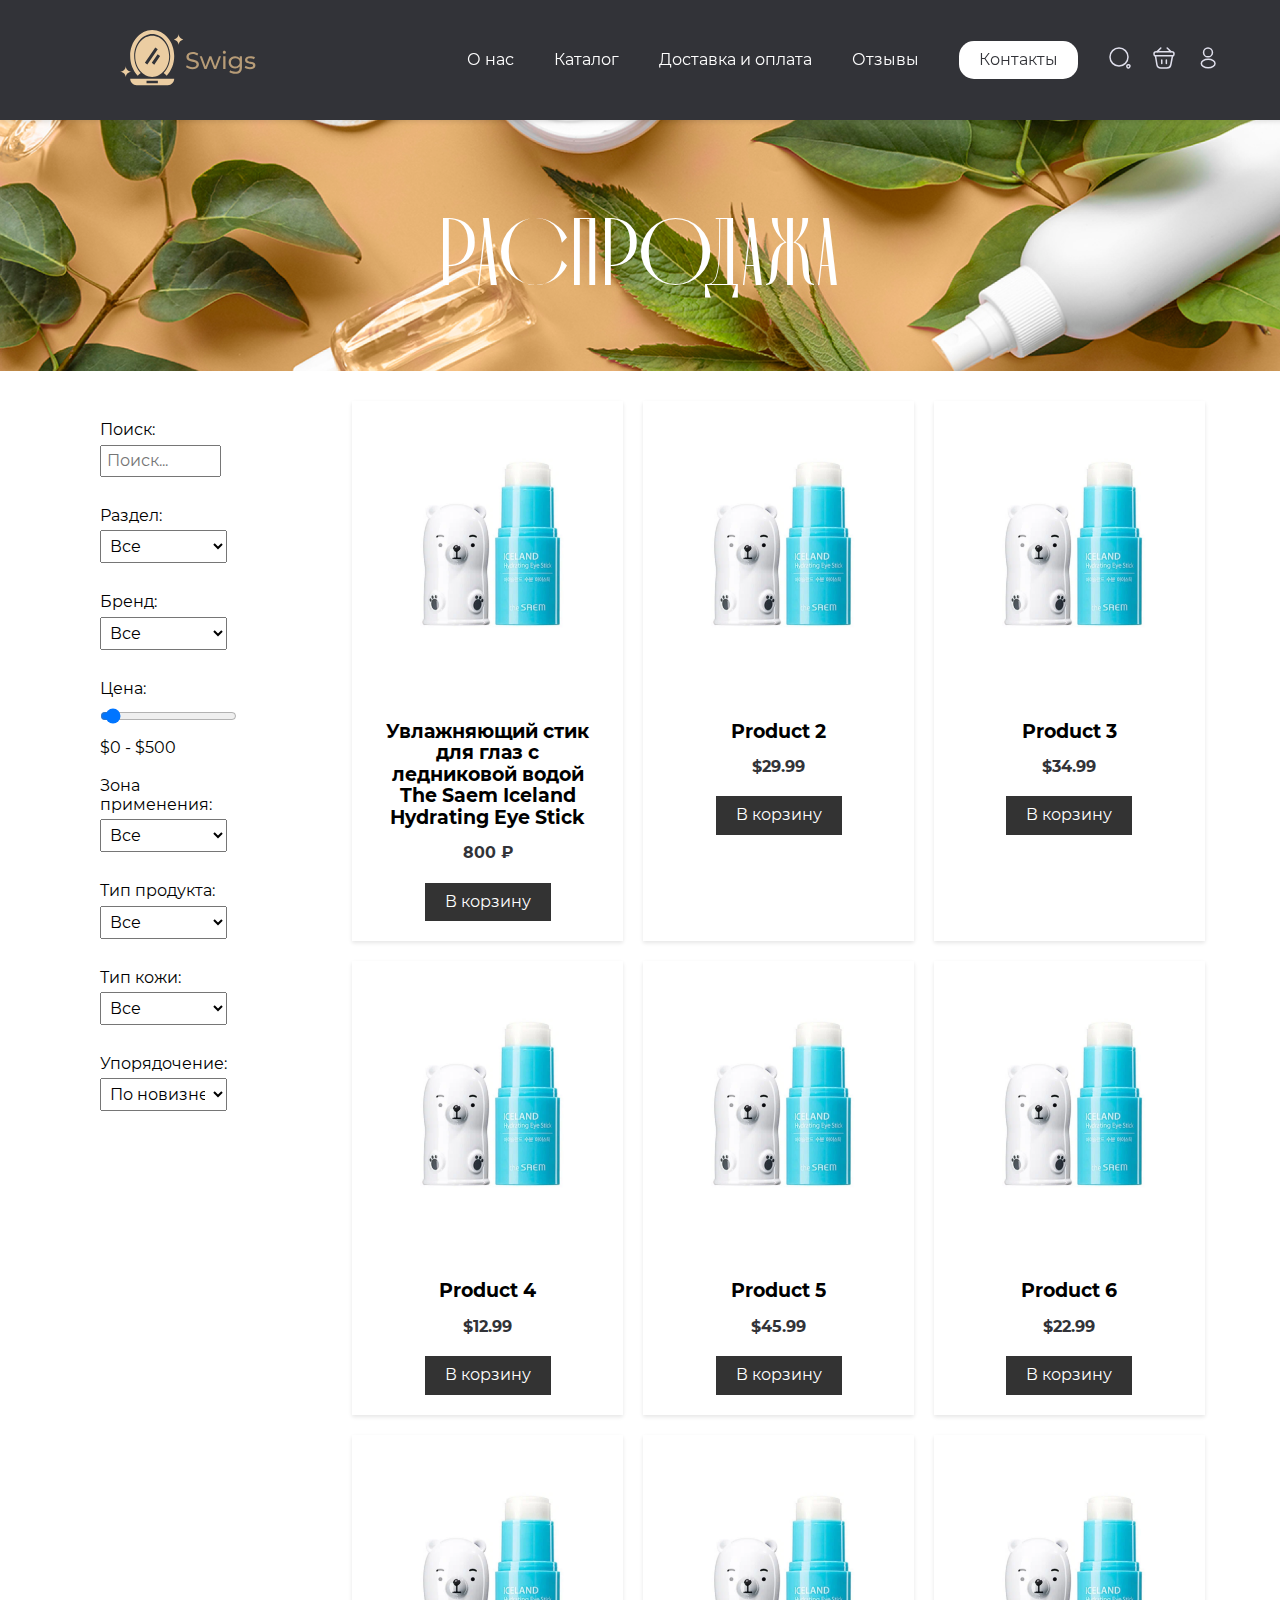
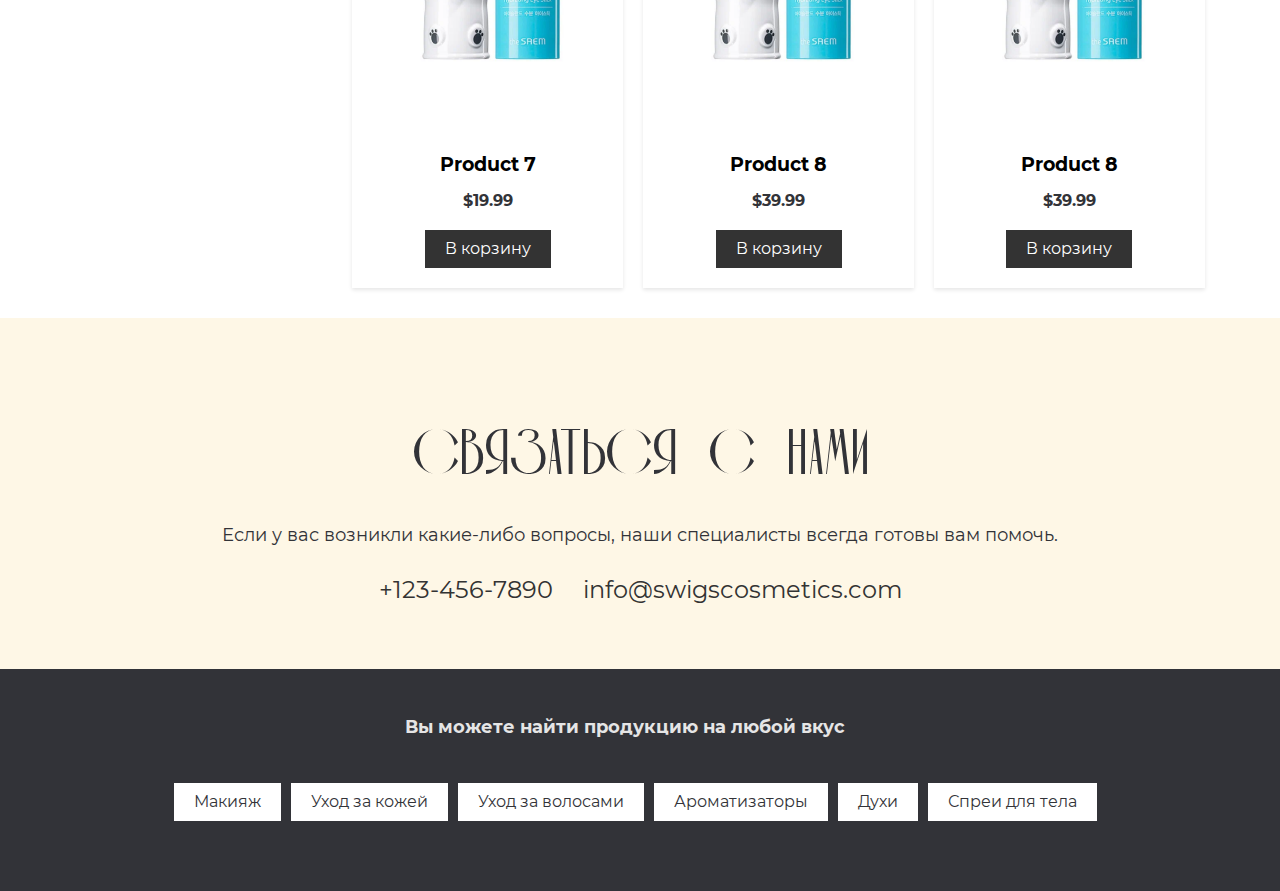
<file: catalog copy/index.html>
<!DOCTYPE html>
<html lang="en">
<head>
  <meta charset="UTF-8">
  <meta name="viewport" content="width=device-width, initial-scale=1.0">
  <link rel="stylesheet" href="/catalog/css/styles.css">
  <link rel="stylesheet" href="/catalog/css/normalizer.css">
  <title>Product Catalog</title>
</head>
<body>
  <header style="background-color: #323338;">
    <a href="#" class="logo">
      <img src="/images/svg/logo.svg" alt="Swigs Cosmetics">
    </a>
    <nav>
      <ul class="nav-items">
        <li><a href="#" class="nav-item">О нас</a></li>
        <li><a href="#" class="nav-item">Каталог</a></li>
        <li><a href="#" class="nav-item">Доставка и оплата</a></li>
        <li><a href="#" class="nav-item">Отзывы</a></li>
        <li><a href="#"><button class="contact-btn">Контакты</button></a></li>
      </ul>
      <div class="icons">
        <a href="#" class="search-icon">
          <img src="/images/svg/search-normal.svg" alt="Search">
        </a>
        <a href="#" class="cart-icon">
          <img src="/images/svg/bag.svg" alt="Cart">
        </a>
        <a href="#" class="profile-icon">
          <img src="/images/svg/profile.svg" alt="Profile">
        </a>
      </div>
    </nav>
  </header>
  <div class="parallax">
    <h2 class="parallax-title">красота и уход</h2>
    <h2 class="cards-title">Распродажа</h2>
  </div>
  <section class="cards">
    <div class="filters">
      <div class="filter-item">
        <div class="filter-item">
          <label for="search">Поиск:</label>
          <input type="text" id="search" placeholder="Поиск...">
        </div>
        <label for="category">Раздел:</label>
        <select id="category">
          <option value="all">Все</option>
          <option value="skincare">Уход за кожей</option>
          <option value="makeup">Макияж</option>
          <option value="haircare">Уход за волосами</option>
          <option value="fragrance">Ароматизаторы</option>
        </select>
      </div>
      <div class="filter-item">
        <label for="brand">Бренд:</label>
        <select id="brand">
          <option value="all">Все</option>
          <option value="brand1">Brand 1</option>
          <option value="brand2">Brand 2</option>
          <option value="brand3">Brand 3</option>
          <option value="brand4">Brand 4</option>
        </select>
      </div>
      <div class="filter-item">
        <label for="price">Цена:</label>
        <input type="range" id="price" min="0" max="500" value="0">
        <span id="price-label">$0 - $500</span>
      </div>
      <div class="filter-item">
        <label for="application">Зона применения:</label>
        <select id="application">
          <option value="all">Все</option>
          <option value="face">Лицо</option>
          <option value="body">Тело</option>
          <option value="hair">Волосы</option>
        </select>
      </div>
      <div class="filter-item">
        <label for="product-type">Тип продукта:</label>
        <select id="product-type">
          <option value="all">Все</option>
          <option value="cream">Кремы</option>
          <option value="lotion">Лосьоны</option>
          <option value="serum">Сера</option>
          <option value="mask">Маски</option>
        </select>
      </div>
      <div class="filter-item">
        <label for="skin-type">Тип кожи:</label>
        <select id="skin-type">
          <option value="all">Все</option>
          <option value="dry">Сухая</option>
          <option value="oily">Жирная</option>
          <option value="combination">Комбинированная</option>
          <option value="sensitive">Чувствительная</option>
        </select>
      </div>
      <div class="filter-item">
        <label for="sort">Упорядочение:</label>
        <select id="sort">
          <option value="newest">По новизне</option>
          <option value="price-asc">По цене (возрастание)</option>
          <option value="price-desc">По цене (убывание)</option>
          <option value="popularity">По популярности</option>
        </select>
      </div>
    </div>
    <div class="product-grid">
      <div class="product-card">
        <img src="/images/tovar1 1.png" alt="Product 1">
        <h3>Увлажняющий стик для глаз с ледниковой водой The Saem Iceland Hydrating Eye Stick</h3>
        <p>800 ₽</p>
        <button class="add-to-cart">В корзину</button>
      </div>
      <div class="product-card">
        <img src="/images/tovar1 1.png" alt="Product 2">
        <h3>Product 2</h3>
        <p>$29.99</p>
        <button class="add-to-cart">В корзину</button>
      </div>
      <div class="product-card">
        <img src="/images/tovar1 1.png" alt="Product 3">
        <h3>Product 3</h3>
        <p>$34.99</p>
        <button class="add-to-cart">В корзину</button>
      </div>
      <div class="product-card">
        <img src="/images/tovar1 1.png" alt="Product 4">
        <h3>Product 4</h3>
        <p>$12.99</p>
        <button class="add-to-cart">В корзину</button>
      </div>
      <div class="product-card">
        <img src="/images/tovar1 1.png" alt="Product 5">
        <h3>Product 5</h3>
        <p>$45.99</p>
        <button class="add-to-cart">В корзину</button>
      </div>
      <div class="product-card">
        <img src="/images/tovar1 1.png" alt="Product 6">
        <h3>Product 6</h3>
        <p>$22.99</p>
        <button class="add-to-cart">В корзину</button>
      </div>
      <div class="product-card">
        <img src="/images/tovar1 1.png" alt="Product 7">
        <h3>Product 7</h3>
        <p>$19.99</p>
        <button class="add-to-cart">В корзину</button>
      </div>
      <div class="product-card">
        <img src="/images/tovar1 1.png" alt="Product 8">
        <h3>Product 8</h3>
        <p>$39.99</p>
        <button class="add-to-cart">В корзину</button>
      </div>
      <div class="product-card">
        <img src="/images/tovar1 1.png" alt="Product 8">
        <h3>Product 8</h3>
        <p>$39.99</p>
        <button class="add-to-cart">В корзину</button>
      </div>
  </section>
  </div>
  <section class="contact-us">
    <h2>Связаться с нами</h2>
    <p>Если у вас возникли какие-либо вопросы, наши специалисты всегда готовы вам помочь.</p>
    <ul>
      <li><a href="tel:+1234567890">+123-456-7890</a></li>
      <li><a href="mailto:info@swigscosmetics.com">info@swigscosmetics.com</a></li>
    </ul>
  </section>
  <footer class="footer">
    <div class="footer__inner">
      <p class="footer__text">Вы можете найти продукцию на любой вкус</p>
      <div class="footer__categories">
        <button class="footer__category-btn">Макияж</button>
        <button class="footer__category-btn">Уход за кожей</button>
        <button class="footer__category-btn">Уход за волосами</button>
        <button class="footer__category-btn">Ароматизаторы</button>
        <button class="footer__category-btn">Духи</button>
        <button class="footer__category-btn">Спреи для тела</button>
      </div>
    </div>
  </footer>
</body>
</html>
</file>
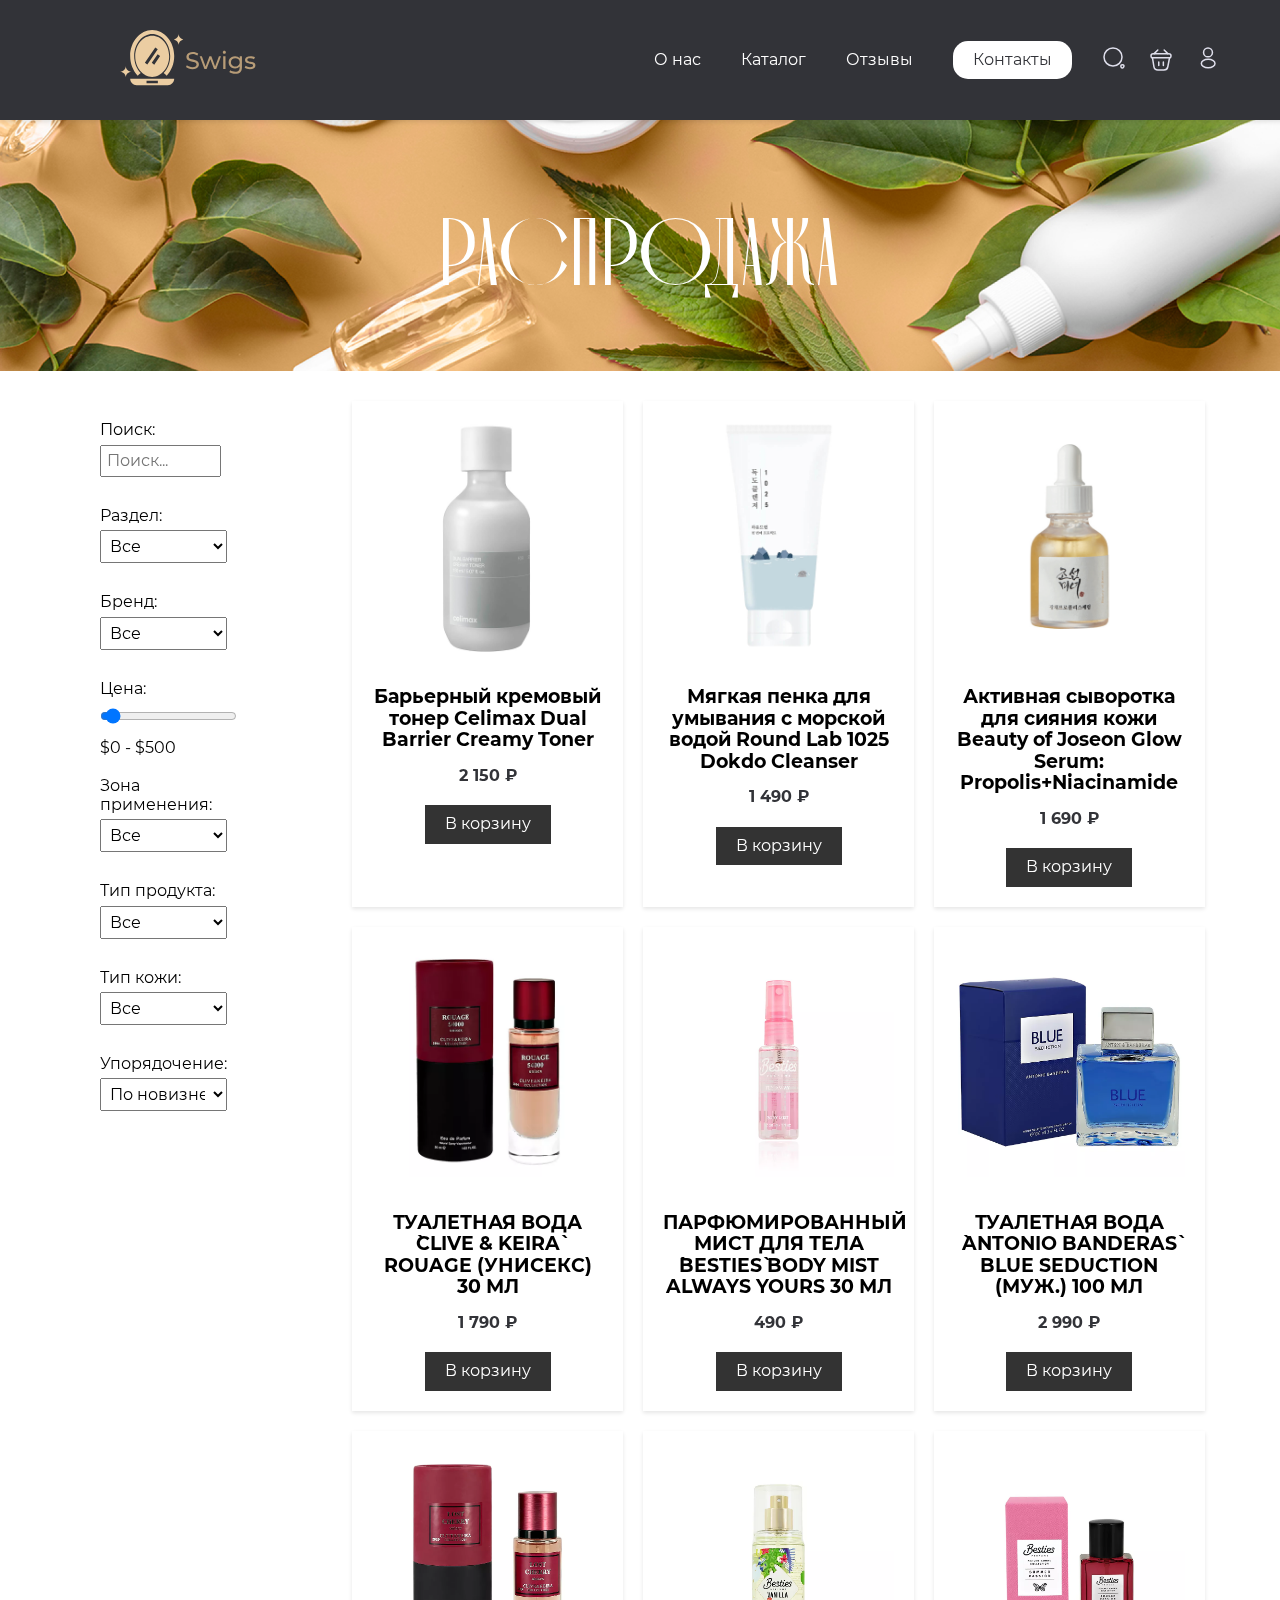
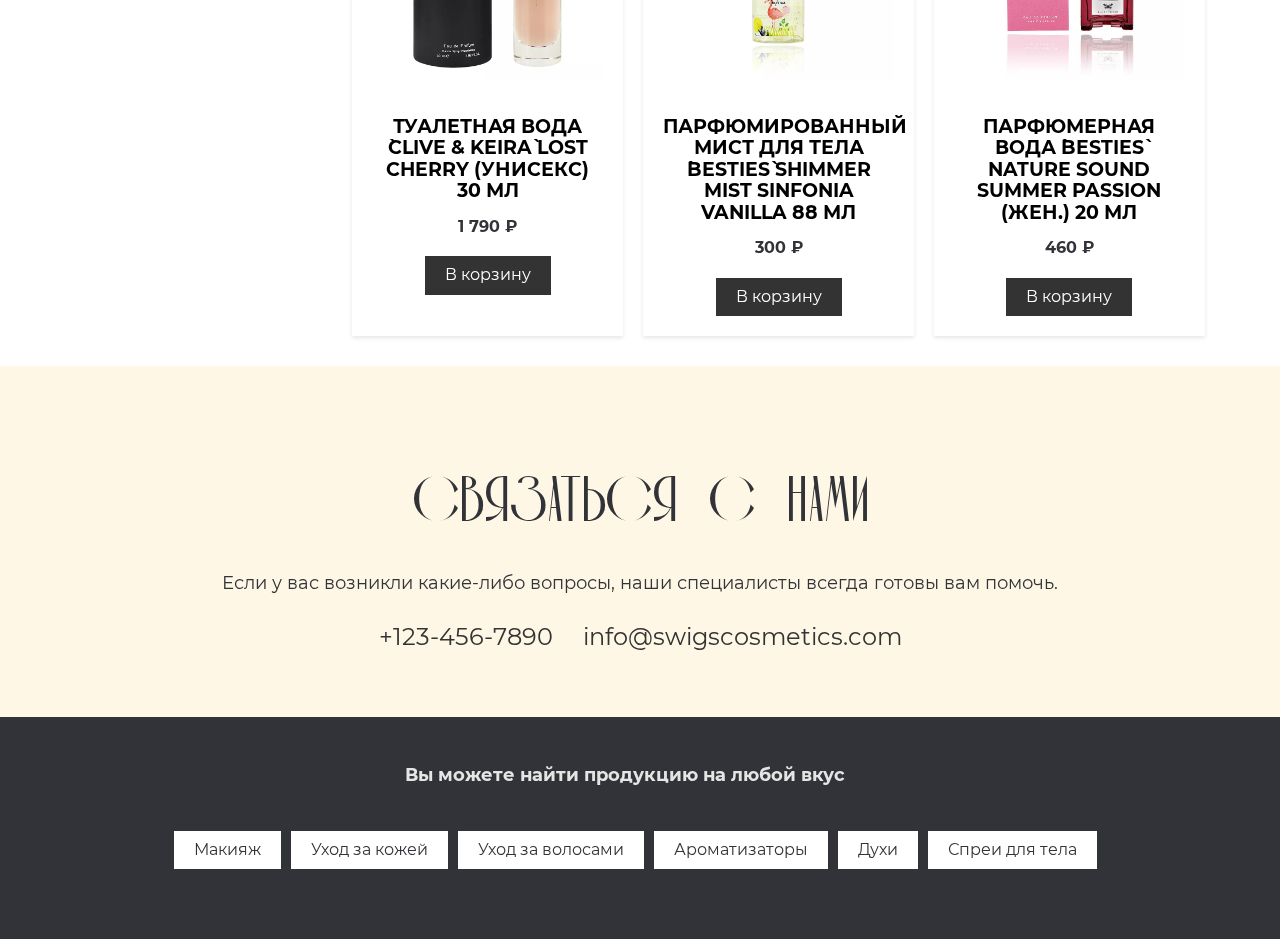
<file: catalog/index.html>
<!DOCTYPE html>
<html lang="en">
<head>
  <meta charset="UTF-8">
  <meta name="viewport" content="width=device-width, initial-scale=1.0">
  <link rel="stylesheet" href="./css/styles.css">
  <link rel="stylesheet" href="./css/normalizer.css">
  <link rel="icon" href="./images/svg/logo3.svg" type="image/x-icon">
  <title>Product Catalog</title>
</head>
<body>
  <header style="background-color: #323338;">
    <a href=".././index.html" class="logo">
      <img src=".././images/svg/logo.svg" alt="Swigs Cosmetics">
    </a>
    <nav>
      <ul class="nav-items">
        <li><a href=".././contact/index.html" class="nav-item">О нас</a></li>
        <li><a href="./index.html" class="nav-item">Каталог</a></li>
        <li><a href="#" class="nav-item">Отзывы</a></li>
        <li><a href=".././contact/index.html"><button class="contact-btn">Контакты</button></a></li>
      </ul>
      <div class="icons">
        <a href="#" class="search-icon">
          <img src=".././images/svg/search-normal.svg" alt="Search">
        </a>
        <a href="#popUp" class="cart-icon" id="openPopUp"></a>
          <aside id="popUp" class="popup">
              <div class="popUpContainer">

                  <a href="#!" class="closePopUp">X</a>
                  <h2>Корзина</h2>
                  <div class="cart-items">
                    
                  <div class="product-card">
                    <img src=".././images/tovar/a1.jpg" alt="Product 1">
                    <h3>Солнцезащ. стик с березовым соком Round Lab Birch Juice Moisturizing Sun Stick SPF 50+ PA++++</h3>
                    <p>1 790 ₽</p>
                  </div>
                  <div class="product-card">
                    <img src=".././images/tovar/hollyshop-_1_.png" alt="Product 3">
                    <h3>Мягкий гель для умывания COSRX Low pH Good Morning Gel Cleanser</h3>
                    <p>1 088 ₽</p>
                  </div>
                  <div class="product-card">
                    <img src=".././images/tovar/a2.jpg" alt="Product 8">
                    <h3>Лосьон-молочко с персиком и ниацинамидом Anua Peach 77 Niacin Conditioning Milk</h3>
                    <p>2 350 ₽</p>
                </div>
             </div>   
             <article>
              <h2>Оплатить!</h2>
            </article>     
             <a href="#!" class="closePopUpOutSide"></a>    
          </aside>
        </a>
        <label class="auth" for="modal-toggle">
          <img src=".././images/svg/profile.svg" class="auth"alt="Profile">
        </label>
      </div>
    </nav>
  </header>
  <label class="modal-btn" for="modal-toggle"></label>  

    <input id="modal-toggle" type="checkbox">
    <label class="modal-backdrop" for="modal-toggle"></label>
    <div class="modal-content">
        <label class="modal-close-btn" for="modal-toggle">
		      <svg width="50" height="50">
            <line x1="10" y1="10" x2="40" y2="40"/>
		        <line x1="40" y1="10" x2="10" y2="40"/>
		      </svg>
	      </label>
        <div class="tabs">
<!--  LOG IN  -->
<input class="radio" id="tab-1" name="tabs-name" type="radio" checked>
<label for="tab-1" class="table"><span>Вход</span></label>
<div class="tabs-content">
   <div class="login_socnet">
       <a href="" class="fa fa-vk" aria-hidden="true"></a>
       <a href="" class="fa fa-google-plus" aria-hidden="true"></a>
       <a href="" class="fa fa-facebook" aria-hidden="true"></a>
   </div>
   <form action="">
       <input type="email" placeholder="Ваша почта" required>
       <input type="password" placeholder="Пароль" required>
       <input type="submit" value="Вход">
   </form>
   <form class="forgot-password" action="">
       <input id="forgot-password-toggle" type="checkbox">
       <label for="forgot-password-toggle">Забыли пароль?</label>
       <div class="forgot-password-content">
           <input type="email" placeholder="Введите вашу почту" required>
           <input type="submit" value="go">
       </div>
   </form>
</div>
<!--  SIGN UP  -->
<input class="radio" id="tab-2" name="tabs-name" type="radio">
<label for="tab-2" class="table"><span>Регистрация</span></label>
<div class="tabs-content">
    <div class="login_socnet">
       <a href="" class="fa fa-vk" aria-hidden="true"></a>
       <a href="" class="fa fa-google-plus" aria-hidden="true"></a>
       <a href="" class="fa fa-facebook" aria-hidden="true"></a>
   </div>
   <form action="">
       <input type="email" placeholder="Почта" required>
       <input type="password" placeholder="Придумайте пароль" required>
       <input type="password" placeholder="Подтвердите пароль" required>
       <input type="submit" value="Далее">
               </form>
            </div>
        </div>
    </div>          
      </div>
    </nav>
  </header>
  <div class="parallax">
    <h2 class="parallax-title">красота и уход</h2>
    <h2 class="cards-title">Распродажа</h2>
  </div>
  <section class="cards">
    <div class="filters">
      <div class="filter-item">
        <div class="filter-item">
          <label for="search">Поиск:</label>
          <input type="text" id="search" placeholder="Поиск...">
        </div>
        <label for="category">Раздел:</label>
        <select id="category">
          <option value="all">Все</option>
          <option value="skincare">Уход за кожей</option>
          <option value="makeup">Макияж</option>
          <option value="haircare">Уход за волосами</option>
          <option value="fragrance">Ароматизаторы</option>
        </select>
      </div>
      <div class="filter-item">
        <label for="brand">Бренд:</label>
        <select id="brand">
          <option value="all">Все</option>
          <option value="brand1">Brand 1</option>
          <option value="brand2">Brand 2</option>
          <option value="brand3">Brand 3</option>
          <option value="brand4">Brand 4</option>
        </select>
      </div>
      <div class="filter-item">
        <label for="price">Цена:</label>
        <input type="range" id="price" min="0" max="500" value="0">
        <span id="price-label">$0 - $500</span>
      </div>
      <div class="filter-item">
        <label for="application">Зона применения:</label>
        <select id="application">
          <option value="all">Все</option>
          <option value="face">Лицо</option>
          <option value="body">Тело</option>
          <option value="hair">Волосы</option>
        </select>
      </div>
      <div class="filter-item">
        <label for="product-type">Тип продукта:</label>
        <select id="product-type">
          <option value="all">Все</option>
          <option value="cream">Кремы</option>
          <option value="lotion">Лосьоны</option>
          <option value="serum">Сера</option>
          <option value="mask">Маски</option>
        </select>
      </div>
      <div class="filter-item">
        <label for="skin-type">Тип кожи:</label>
        <select id="skin-type">
          <option value="all">Все</option>
          <option value="dry">Сухая</option>
          <option value="oily">Жирная</option>
          <option value="combination">Комбинированная</option>
          <option value="sensitive">Чувствительная</option>
        </select>
      </div>
      <div class="filter-item">
        <label for="sort">Упорядочение:</label>
        <select id="sort">
          <option value="newest">По новизне</option>
          <option value="price-asc">По цене (возрастание)</option>
          <option value="price-desc">По цене (убывание)</option>
          <option value="popularity">По популярности</option>
        </select>
      </div>
    </div>
    <div class="product-grid">
      <label class="product-card" for="modal-1">
        <img src=".././images/tovar/bb1.jpg" alt="Product 1">
        <h3>Барьерный кремовый тонер Celimax Dual Barrier Creamy Toner</h3>
        <p>2 150 ₽</p>
        <button class="add-to-cart">В корзину</button>
      </label>
      <div class="product-card">
        <img src=".././images/tovar/bb.jpg" alt="Product 2">
        <h3>Мягкая пенка для умывания с морской водой Round Lab 1025 Dokdo Cleanser</h3>
        <p>1 490 ₽</p>
        <button class="add-to-cart">В корзину</button>
      </div>
      <div class="product-card">
        <img src=".././images/tovar/choson-_7_-_1_.png" alt="Product 3">
        <h3>Активная сыворотка для сияния кожи Beauty of Joseon Glow Serum: Propolis+Niacinamide</h3>
        <p>1 690 ₽</p>
        <button class="add-to-cart">В корзину</button>
      </div>
      <div class="product-card">
        <img src=".././images/tovar/123qweqwe.png" alt="Product 4">
        <h3>ТУАЛЕТНАЯ ВОДА `CLIVE & KEIRA` ROUAGE (УНИСЕКС) 30 МЛ</h3>
        <p>1 790 ₽</p>
        <button class="add-to-cart">В корзину</button>
      </div>
      <div class="product-card">
        <img src=".././images/tovar/123qqw.png" alt="Product 5">
        <h3>ПАРФЮМИРОВАННЫЙ МИСТ ДЛЯ ТЕЛА `BESTIES` BODY MIST ALWAYS YOURS 30 МЛ</h3>
        <p>490 ₽</p>
        <button class="add-to-cart">В корзину</button>
      </div>
      <div class="product-card">
        <img src=".././images/tovar/123.png" alt="Product 6">
        <h3>ТУАЛЕТНАЯ ВОДА `ANTONIO BANDERAS` BLUE SEDUCTION (МУЖ.) 100 МЛ</h3>
        <p>2 990 ₽</p>
        <button class="add-to-cart">В корзину</button>
      </div>
      <div class="product-card">
        <img src=".././images/tovar/123qq.png" alt="Product 7">
        <h3>ТУАЛЕТНАЯ ВОДА `CLIVE & KEIRA` LOST CHERRY (УНИСЕКС) 30 МЛ</h3>
        <p>1 790 ₽</p>
        <button class="add-to-cart">В корзину</button>
      </div>
      <div class="product-card">
        <img src=".././images/tovar/123q.png" alt="Product 8">
        <h3>ПАРФЮМИРОВАННЫЙ МИСТ ДЛЯ ТЕЛА `BESTIES` SHIMMER MIST SINFONIA VANILLA 88 МЛ</h3>
        <p>300 ₽</p>
        <button class="add-to-cart">В корзину</button>
      </div>
      <div class="product-card">
        <img src=".././images/tovar/123qwe.png" alt="Product 8">
        <h3>ПАРФЮМЕРНАЯ ВОДА `BESTIES` NATURE SOUND SUMMER PASSION (ЖЕН.) 20 МЛ</h3>
        <p>460 ₽</p>
        <button class="add-to-cart">В корзину</button>
      </div>
    </div>
    <input class="modal-state" id="modal-1" type="checkbox" />
<div class="modal">
<label class="modal__bg" for="modal-1"></label>
<div class="modal__inner">
  <label class="modal__close" for="modal-1"></label>
  <div class="productsa">
    <div class="product-card2">
      <img src=".././images/tovar/bb1.jpg" alt="Product 1">
      <p class="product-price">2 150 ₽</p>
      <button class="add-to-cart">В корзину</button>
    </div>
    <div class="item-desc">
      <h3 class = "product-title">Барьерный кремовый тонер Celimax Dual Barrier Creamy Toner</h3>
      <p class="item-description">Кремовый тонер Celimax восстанавливает кожный барьер, глубоко увлажняет и смягчает кожу. Идеален для сухой, чувствительной и обезвоженной кожи. 
        Ключевые ингредиенты: керамиды, холестерол, гиалуроновая кислота, центелла азиатская.</p>
    </div>
  </div>
  </section>
  

  </div>
  <section class="contact-us">
    <h2>Связаться с нами</h2>
    <p>Если у вас возникли какие-либо вопросы, наши специалисты всегда готовы вам помочь.</p>
    <ul>
      <li><a href="tel:+1234567890">+123-456-7890</a></li>
      <li><a href="mailto:info@swigscosmetics.com">info@swigscosmetics.com</a></li>
    </ul>
  </section>
  <footer class="footer">
    <div class="footer__inner">
      <p class="footer__text">Вы можете найти продукцию на любой вкус</p>
      <div class="footer__categories">
        <a href="./index.html" class="footer__category-btn">Макияж</button></a>
        <a href="./index.html" button class="footer__category-btn">Уход за кожей</button></a>
        <a href="./index.html" button class="footer__category-btn">Уход за волосами</button></a>
        <a href="./index.html" button class="footer__category-btn">Ароматизаторы</button></a>
        <a href="./index.html" button class="footer__category-btn">Духи</button></a>
        <a href="./index.html" button class="footer__category-btn">Спреи для тела</button></a>
      </div>
    </div>
  </footer>
</body>
</html>
</file>
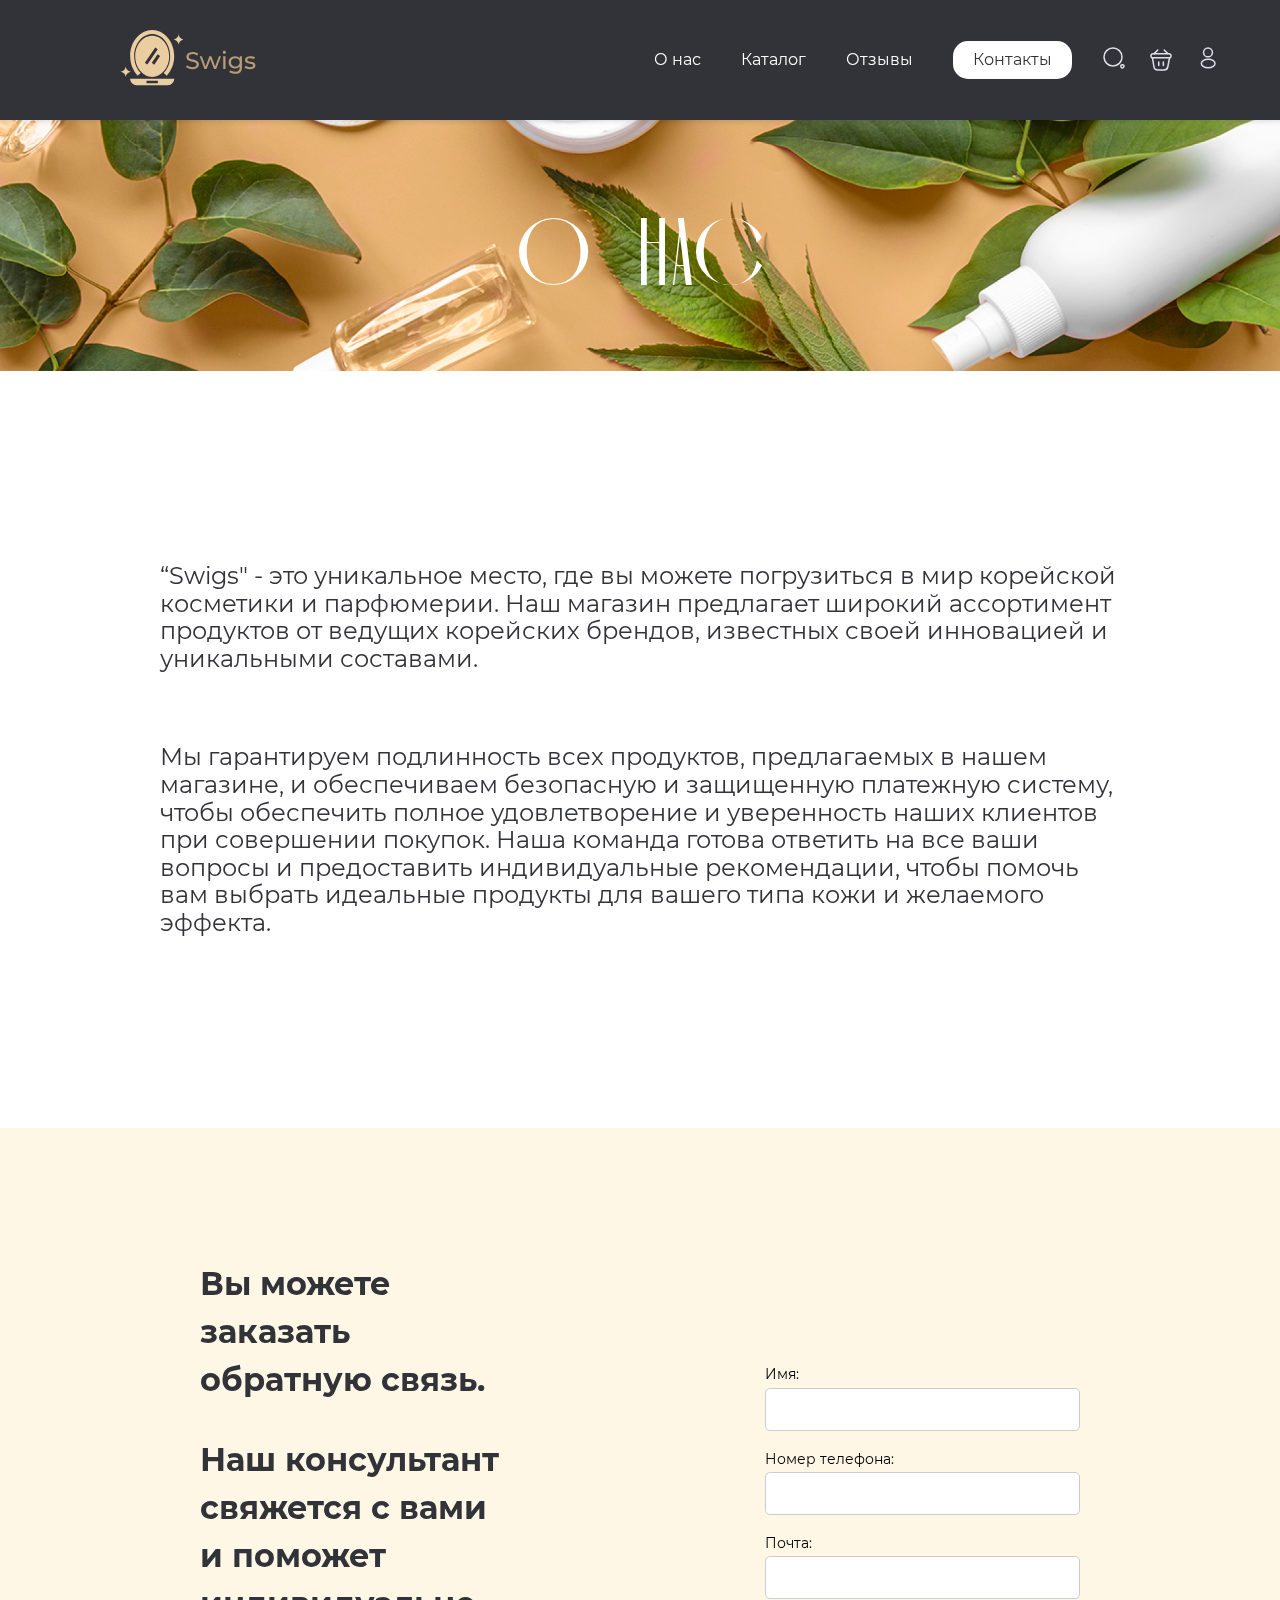
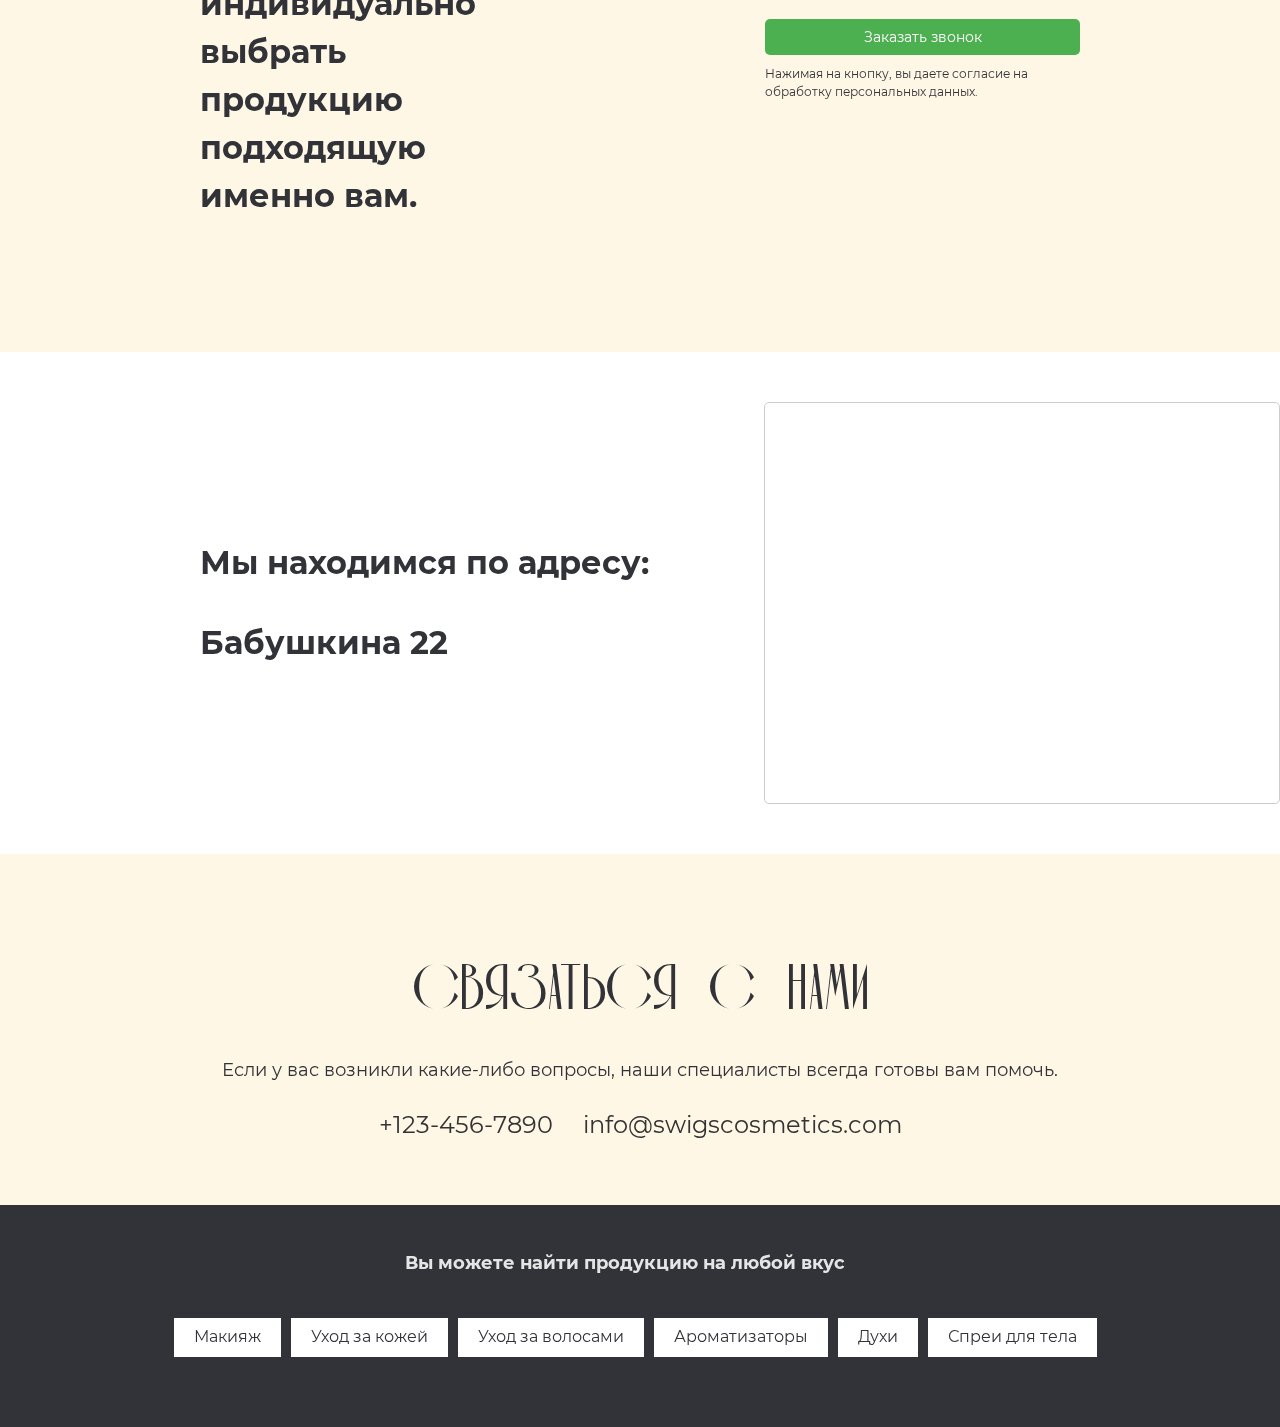
<file: contact/index.html>
<!DOCTYPE html>
<html lang="en">
<head>
  <meta charset="UTF-8">
  <meta name="viewport" content="width=device-width, initial-scale=1.0">
  <link rel="stylesheet" href="./css/styles.css">
  <link rel="stylesheet" href=".././css/normalizer.css">
  <script src="https://api-maps.yandex.ru/2.1/?apikey=888220fc-edf9-4c39-9192-67abbd181e89&lang=ru_RU" type="text/javascript"></script>
  <link rel="icon" href="./images/svg/logo3.svg" type="image/x-icon">
  <title>Product Catalog</title>
</head>
<body>
  <header style="background-color: #323338;">
    <a href=".././index.html" class="logo">
      <img src=".././images/svg/logo.svg" alt="Swigs Cosmetics">
    </a>
    <nav>
      <ul class="nav-items">
        <li><a href="./index.html" class="nav-item">О нас</a></li>
        <li><a href=".././catalog/index.html" class="nav-item">Каталог</a></li>
        <li><a href="#" class="nav-item">Отзывы</a></li>
        <li><a href="#"><button class="contact-btn">Контакты</button></a></li>
      </ul>
      <div class="icons">
        <a href="#" class="search-icon">
          <img src=".././images/svg/search-normal.svg" alt="Search">
        </a>
        <a href="#popUp" class="cart-icon" id="openPopUp"></a>
          
        <label class="auth" for="modal-toggle">
          <img src=".././images/svg/profile.svg" class="auth"alt="Profile">
        </label>
      </div>
    </nav>
  </header>
  <label class="modal-btn" for="modal-toggle"></label>  

    <input id="modal-toggle" type="checkbox">
    <label class="modal-backdrop" for="modal-toggle"></label>
    <div class="modal-content">
        <label class="modal-close-btn" for="modal-toggle">
		      <svg width="50" height="50">
            <line x1="10" y1="10" x2="40" y2="40"/>
		        <line x1="40" y1="10" x2="10" y2="40"/>
		      </svg>
	      </label>
        <div class="tabs">
<!--  LOG IN  -->
<input class="radio" id="tab-1" name="tabs-name" type="radio" checked>
<label for="tab-1" class="table"><span>Вход</span></label>
<div class="tabs-content">
   <div class="login_socnet">
       <a href="" class="fa fa-vk" aria-hidden="true"></a>
       <a href="" class="fa fa-google-plus" aria-hidden="true"></a>
       <a href="" class="fa fa-facebook" aria-hidden="true"></a>
   </div>
   <form action="">
       <input type="email" placeholder="Ваша почта" required>
       <input type="password" placeholder="Пароль" required>
       <input type="submit" value="Вход">
   </form>
   <form class="forgot-password" action="">
       <input id="forgot-password-toggle" type="checkbox">
       <label for="forgot-password-toggle">Забыли пароль?</label>
       <div class="forgot-password-content">
           <input type="email" placeholder="Введите вашу почту" required>
           <input type="submit" value="go">
       </div>
   </form>
</div>
<!--  SIGN UP  -->
<input class="radio" id="tab-2" name="tabs-name" type="radio">
<label for="tab-2" class="table"><span>Регистрация</span></label>
<div class="tabs-content">
    <div class="login_socnet">
       <a href="" class="fa fa-vk" aria-hidden="true"></a>
       <a href="" class="fa fa-google-plus" aria-hidden="true"></a>
       <a href="" class="fa fa-facebook" aria-hidden="true"></a>
   </div>
   <form action="">
       <input type="email" placeholder="Почта" required>
       <input type="password" placeholder="Придумайте пароль" required>
       <input type="password" placeholder="Подтвердите пароль" required>
       <input type="submit" value="Далее">
               </form>
            </div>
        </div>
    </div>          
      </div>
    </nav>
  </header>
  <div class="parallax">
    <h2 class="parallax-title">красота и уход</h2>
    <h2 class="cards-title">о нас</h2>
  </div>
  <section class="about-us">
    <div class="about-us-description">
      <p class="about-us-item1">“Swigs" - это уникальное место, где вы можете погрузиться в мир корейской косметики и парфюмерии. Наш магазин предлагает широкий ассортимент продуктов от ведущих корейских брендов, известных своей инновацией и уникальными составами.</p>
      <p class="about-us-item2">Мы гарантируем подлинность всех продуктов, предлагаемых в нашем магазине, и обеспечиваем безопасную и защищенную платежную систему, чтобы обеспечить полное удовлетворение и уверенность наших клиентов при совершении покупок. Наша команда готова ответить на все ваши вопросы и предоставить индивидуальные рекомендации, чтобы помочь вам выбрать идеальные продукты для вашего типа кожи и желаемого эффекта.</p>
    </div>
  </section>
  <div class="callback-block">
    <div class="text">
      <p>Вы можете заказать обратную связь.</p>
      <p>Наш консультант свяжется с вами и поможет индивидуально выбрать продукцию подходящую именно вам.</p>
    </div>
    <form class="form">
      <div class="input-group">
        <label for="name">Имя:</label>
        <input type="text" id="name" name="name">
      </div>
      <div class="input-group">
        <label for="phone">Номер телефона:</label>
        <input type="tel" id="phone" name="phone">
      </div>
      <div class="input-group">
        <label for="email">Почта:</label>
        <input type="email" id="email" name="email">
      </div>
      <button type="submit">Заказать звонок</button><br>
      <p>Нажимая на кнопку, вы даете согласие на обработку персональных данных.</p>
    </form>
  </div>
  <div class="map-block">
    <div class="text">
      <p>Мы находимся по адресу: </p>
      <p>Бабушкина 22</p>
    </div>
    <div class= "mapitem" id="map" ></div>
  </div>
  </div>
  <section class="contact-us">
    <h2>Связаться с нами</h2>
    <p>Если у вас возникли какие-либо вопросы, наши специалисты всегда готовы вам помочь.</p>
    <ul>
      <li><a href="tel:+1234567890">+123-456-7890</a></li>
      <li><a href="mailto:info@swigscosmetics.com">info@swigscosmetics.com</a></li>
    </ul>
  </section>
  <footer class="footer">
    <div class="footer__inner">
      <p class="footer__text">Вы можете найти продукцию на любой вкус</p>
      <div class="footer__categories">
        <a href=".././catalog/index.html" class="footer__category-btn">Макияж</button></a>
        <a href=".././catalog/index.html" button class="footer__category-btn">Уход за кожей</button></a>
        <a href=".././catalog/index.html" button class="footer__category-btn">Уход за волосами</button></a>
        <a href=".././catalog/index.html" button class="footer__category-btn">Ароматизаторы</button></a>
        <a href=".././catalog/index.html" button class="footer__category-btn">Духи</button></a>
        <a href=".././catalog/index.html" button class="footer__category-btn">Спреи для тела</button></a>
      </div>
    </div>
  </footer>

</a>
</body>
<script src="./script.js"></script>
</html>
</file>
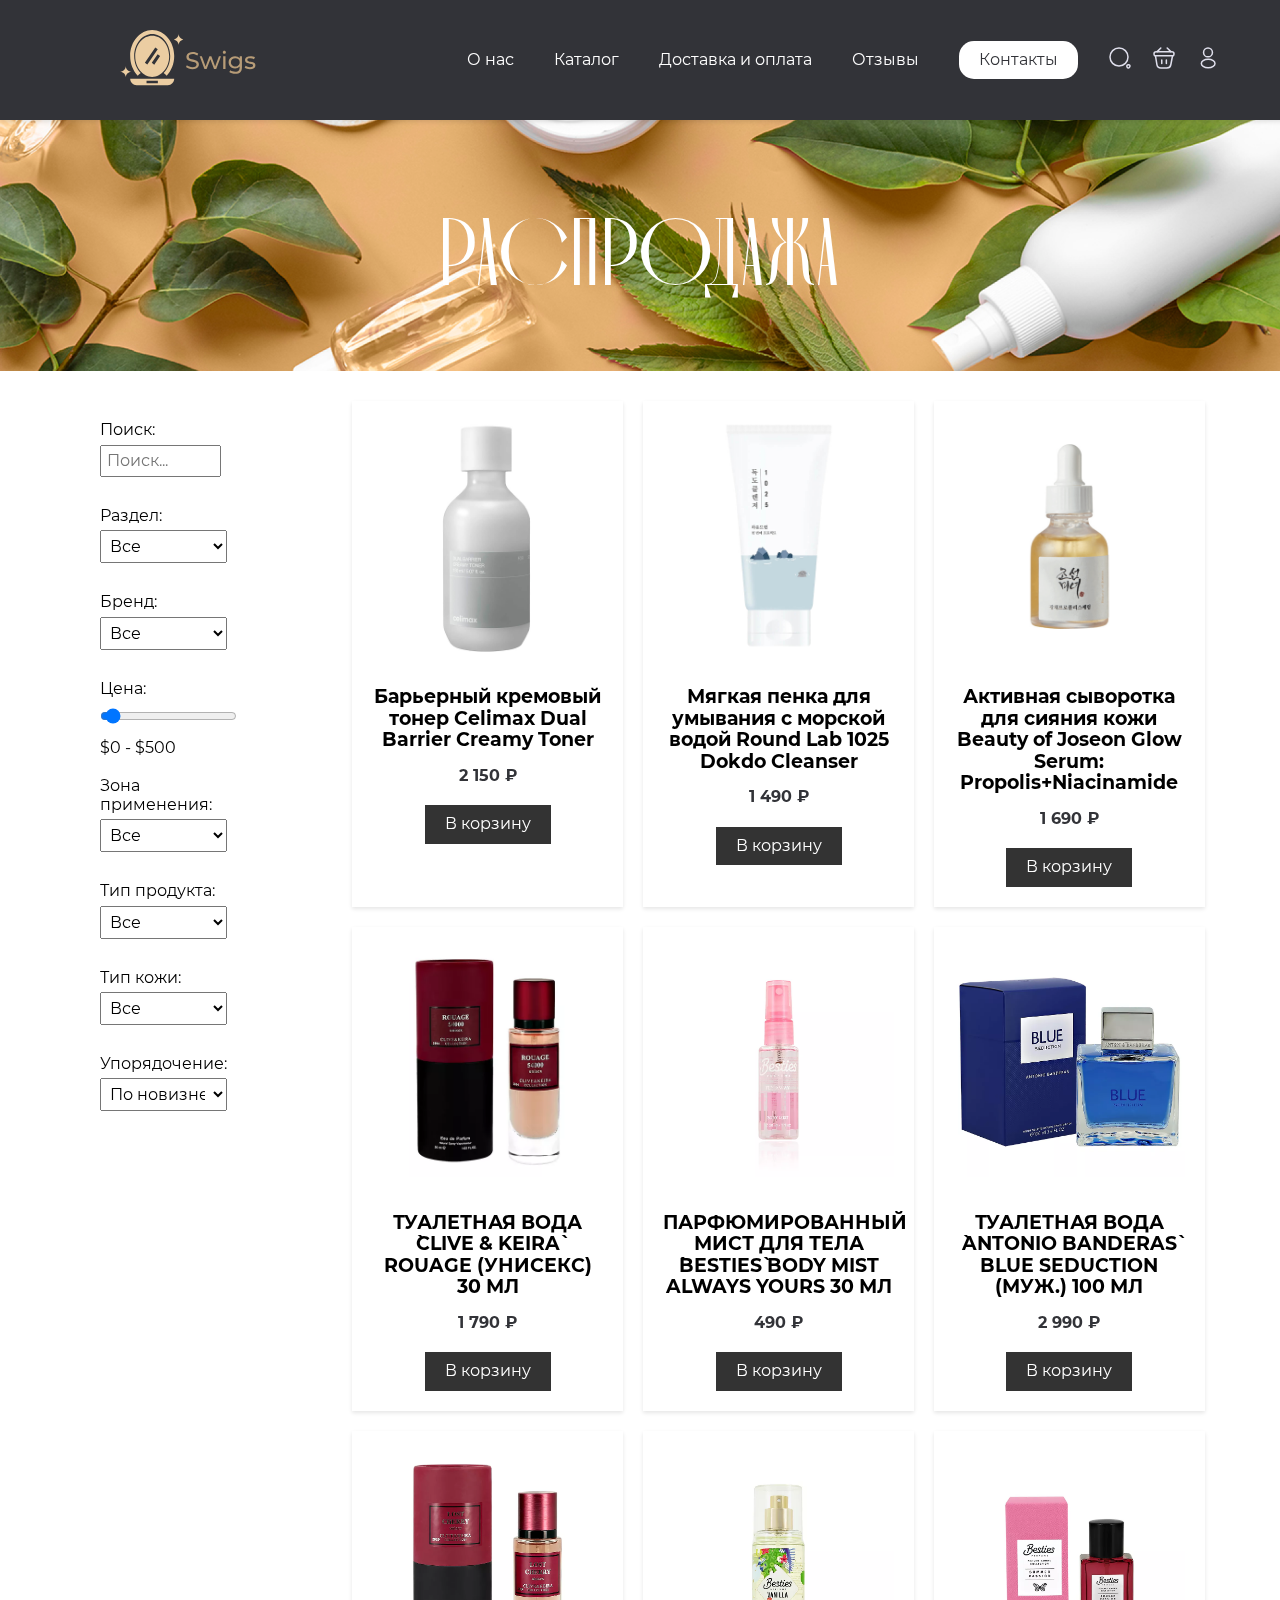
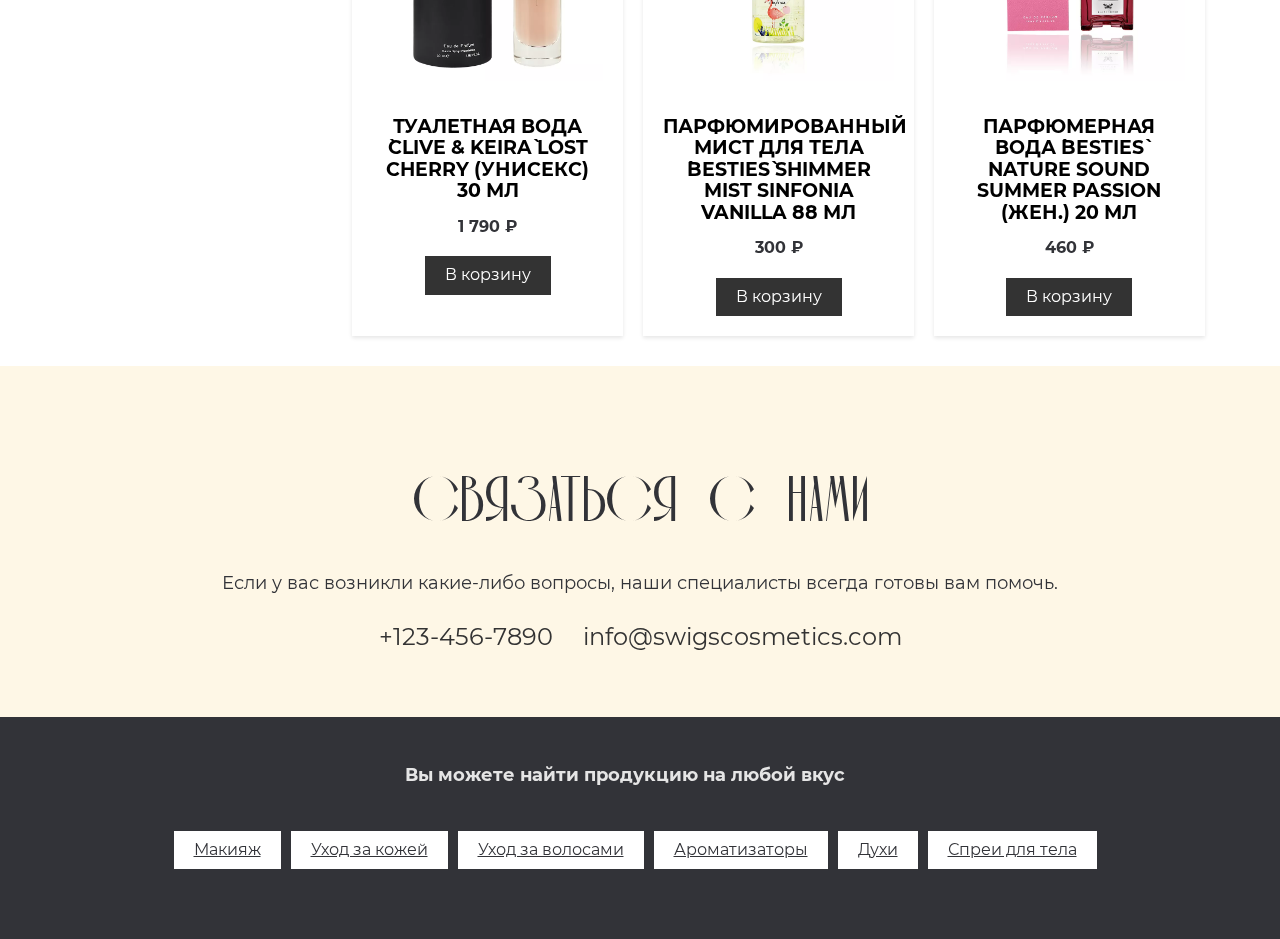
<file: selected-item/index.html>
<!DOCTYPE html>
<html lang="en">
<head>
  <meta charset="UTF-8">
  <meta name="viewport" content="width=device-width, initial-scale=1.0">
  <link rel="stylesheet" href="./css/styles.css">
  <link rel="stylesheet" href="./css/normalizer.css">
  <title>Product Catalog</title>
</head>
<body>
  <header style="background-color: #323338;">
    <a href="./index.html" class="logo">
      <img src="./.././images/svg/logo.svg" alt="Swigs Cosmetics">
    </a>
    <nav>
      <ul class="nav-items">
        <li><a href="./contact/index.html" class="nav-item">О нас</a></li>
        <li><a href="./catalog/index.html" class="nav-item">Каталог</a></li>
        <li><a href="#" class="nav-item">Доставка и оплата</a></li>
        <li><a href="#" class="nav-item">Отзывы</a></li>
        <li><a href="./contact/index.html"><button class="contact-btn">Контакты</button></a></li>
      </ul>
      <div class="icons">
        <a href="#" class="search-icon">
          <img src="./.././images/svg/search-normal.svg" alt="Search">
        </a>
        <a href="#" class="cart-icon">
          <img src="./.././images/svg/bag.svg" alt="Cart">
        </a>
        <label class="auth" for="modal-toggle">
          <img src=".././images/svg/profile.svg" class="auth"alt="Profile">
        </label>
      </div>
    </nav>
  </header>
  <label class="modal-btn" for="modal-toggle"></label>  

    <input id="modal-toggle" type="checkbox">
    <label class="modal-backdrop" for="modal-toggle"></label>
    <div class="modal-content">
        <label class="modal-close-btn" for="modal-toggle">
		      <svg width="50" height="50">
            <line x1="10" y1="10" x2="40" y2="40"/>
		        <line x1="40" y1="10" x2="10" y2="40"/>
		      </svg>
	      </label>
        <div class="tabs">
<!--  LOG IN  -->
            <input class="radio" id="tab-1" name="tabs-name" type="radio" checked>
            <label for="tab-1" class="table"><span>Login</span></label>
            <div class="tabs-content">
               <div class="login_socnet">
                   <a href="" class="fa fa-vk" aria-hidden="true"></a>
                   <a href="" class="fa fa-google-plus" aria-hidden="true"></a>
                   <a href="" class="fa fa-facebook" aria-hidden="true"></a>
               </div>
               <form action="">
                   <input type="email" placeholder="Email" required>
                   <input type="password" placeholder="Password" required>
                   <input type="submit" value="Log In">
               </form>
               <form class="forgot-password" action="">
                   <input id="forgot-password-toggle" type="checkbox">
                   <label for="forgot-password-toggle">forgot password?</label>
                   <div class="forgot-password-content">
                       <input type="email" placeholder="enter your email" required>
                       <input type="submit" value="go">
                   </div>
               </form>
            </div>
<!--  SIGN UP  -->
            <input class="radio" id="tab-2" name="tabs-name" type="radio">
            <label for="tab-2" class="table"><span>Sign up</span></label>
            <div class="tabs-content">
                <div class="login_socnet">
                   <a href="" class="fa fa-vk" aria-hidden="true"></a>
                   <a href="" class="fa fa-google-plus" aria-hidden="true"></a>
                   <a href="" class="fa fa-facebook" aria-hidden="true"></a>
               </div>
               <form action="">
                   <input type="email" placeholder="Email" required>
                   <input type="password" placeholder="Password" required>
                   <input type="password" placeholder="Confirm password" required>
                   <input type="submit" value="Sign Up">
               </form>
            </div>
        </div>
    </div>          
      </div>
    </nav>
  </header>
  <div class="parallax">
    <h2 class="parallax-title">красота и уход</h2>
    <h2 class="cards-title">Распродажа</h2>
  </div>

</div>

  </div>
  <section class="cards">
    <div class="filters">
      <div class="filter-item">
        <div class="filter-item">
          <label for="search">Поиск:</label>
          <input type="text" id="search" placeholder="Поиск...">
        </div>
        <label for="category">Раздел:</label>
        <select id="category">
          <option value="all">Все</option>
          <option value="skincare">Уход за кожей</option>
          <option value="makeup">Макияж</option>
          <option value="haircare">Уход за волосами</option>
          <option value="fragrance">Ароматизаторы</option>
        </select>
      </div>
      <div class="filter-item">
        <label for="brand">Бренд:</label>
        <select id="brand">
          <option value="all">Все</option>
          <option value="brand1">Brand 1</option>
          <option value="brand2">Brand 2</option>
          <option value="brand3">Brand 3</option>
          <option value="brand4">Brand 4</option>
        </select>
      </div>
      <div class="filter-item">
        <label for="price">Цена:</label>
        <input type="range" id="price" min="0" max="500" value="0">
        <span id="price-label">$0 - $500</span>
      </div>
      <div class="filter-item">
        <label for="application">Зона применения:</label>
        <select id="application">
          <option value="all">Все</option>
          <option value="face">Лицо</option>
          <option value="body">Тело</option>
          <option value="hair">Волосы</option>
        </select>
      </div>
      <div class="filter-item">
        <label for="product-type">Тип продукта:</label>
        <select id="product-type">
          <option value="all">Все</option>
          <option value="cream">Кремы</option>
          <option value="lotion">Лосьоны</option>
          <option value="serum">Сера</option>
          <option value="mask">Маски</option>
        </select>
      </div>
      <div class="filter-item">
        <label for="skin-type">Тип кожи:</label>
        <select id="skin-type">
          <option value="all">Все</option>
          <option value="dry">Сухая</option>
          <option value="oily">Жирная</option>
          <option value="combination">Комбинированная</option>
          <option value="sensitive">Чувствительная</option>
        </select>
      </div>
      <div class="filter-item">
        <label for="sort">Упорядочение:</label>
        <select id="sort">
          <option value="newest">По новизне</option>
          <option value="price-asc">По цене (возрастание)</option>
          <option value="price-desc">По цене (убывание)</option>
          <option value="popularity">По популярности</option>
        </select>
      </div>
    </div>
    <div class="product-grid">
      
      <label class="product-card" for="modal-1">
        <img src=".././images/tovar/bb1.jpg" alt="Product 1">
        <h3 class = "product-title">Барьерный кремовый тонер Celimax Dual Barrier Creamy Toner</h3>
        <p class="product-price">2 150 ₽</p>
        <button class="add-to-cart">В корзину</button>
      </label>
      <div class="product-card">
        <img src=".././images/tovar/bb.jpg" alt="Product 2">
        <h3 class = "product-title">Мягкая пенка для умывания с морской водой Round Lab 1025 Dokdo Cleanser</h3>
        <p class="product-price">1 490 ₽</p>
        <button class="add-to-cart">В корзину</button>
      </div>
      <div class="product-card">
        <img src=".././images/tovar/choson-_7_-_1_.png" alt="Product 3">
        <h3 class = "product-title">Активная сыворотка для сияния кожи Beauty of Joseon Glow Serum: Propolis+Niacinamide</h3>
        <p class="product-price">1 690 ₽</p>
        <button class="add-to-cart">В корзину</button>
      </div>
      <div class="product-card">
        <img src=".././images/tovar/123qweqwe.png" alt="Product 4">
        <h3 class = "product-title">ТУАЛЕТНАЯ ВОДА `CLIVE & KEIRA` ROUAGE (УНИСЕКС) 30 МЛ</h3>
        <p class="product-price">1 790 ₽</p>
        <button class="add-to-cart">В корзину</button>
      </div>
      <div class="product-card">
        <img src=".././images/tovar/123qqw.png" alt="Product 5">
        <h3 class = "product-title">ПАРФЮМИРОВАННЫЙ МИСТ ДЛЯ ТЕЛА `BESTIES` BODY MIST ALWAYS YOURS 30 МЛ</h3>
        <p class="product-price">490 ₽</p>
        <button class="add-to-cart">В корзину</button>
      </div>
      <div class="product-card">
        <img src=".././images/tovar/123.png" alt="Product 6">
        <h3 class = "product-title">ТУАЛЕТНАЯ ВОДА `ANTONIO BANDERAS` BLUE SEDUCTION (МУЖ.) 100 МЛ</h3>
        <p class="product-price">2 990 ₽</p>
        <button class="add-to-cart">В корзину</button>
      </div>
      <div class="product-card">
        <img src=".././images/tovar/123qq.png" alt="Product 7">
        <h3 class = "product-title">ТУАЛЕТНАЯ ВОДА `CLIVE & KEIRA` LOST CHERRY (УНИСЕКС) 30 МЛ</h3>
        <p class="product-price">1 790 ₽</p>
        <button class="add-to-cart">В корзину</button>
      </div>
      <div class="product-card">
        <img src=".././images/tovar/123q.png" alt="Product 8">
        <h3 class = "product-title">ПАРФЮМИРОВАННЫЙ МИСТ ДЛЯ ТЕЛА `BESTIES` SHIMMER MIST SINFONIA VANILLA 88 МЛ</h3>
        <p class="product-price">300 ₽</p>
        <button class="add-to-cart">В корзину</button>
      </div>
      <div class="product-card">
        <img src=".././images/tovar/123qwe.png" alt="Product 8">
        <h3 class = "product-title">ПАРФЮМЕРНАЯ ВОДА `BESTIES` NATURE SOUND SUMMER PASSION (ЖЕН.) 20 МЛ</h3>
        <p class="product-price">460 ₽</p>
        <button class="add-to-cart">В корзину</button>
      </div>
    </div>
  </section>

<input class="modal-state" id="modal-1" type="checkbox" />
<div class="modal">
<label class="modal__bg" for="modal-1"></label>
<div class="modal__inner">
  <label class="modal__close" for="modal-1"></label>
  <div class="productsa">
    <div class="product-card2">
      <img src=".././images/tovar/bb1.jpg" alt="Product 1">
      <p class="product-price">2 150 ₽</p>
      <button class="add-to-cart">В корзину</button>
    </div>
    <div class="item-desc">
      <h3 class = "product-title">Барьерный кремовый тонер Celimax Dual Barrier Creamy Toner</h3>
      <p class="item-description">Кремовый тонер Celimax восстанавливает кожный барьер, глубоко увлажняет и смягчает кожу. Идеален для сухой, чувствительной и обезвоженной кожи. 
        Ключевые ингредиенты: керамиды, холестерол, гиалуроновая кислота, центелла азиатская.</p>
    </div>
  </div>
  
</div>
  </div>
  <section class="contact-us">
    <h2>Связаться с нами</h2>
    <p>Если у вас возникли какие-либо вопросы, наши специалисты всегда готовы вам помочь.</p>
    <ul>
      <li><a href="tel:+1234567890">+123-456-7890</a></li>
      <li><a href="mailto:info@swigscosmetics.com">info@swigscosmetics.com</a></li>
    </ul>
  </section>
  <footer class="footer">
    <div class="footer__inner">
      <p class="footer__text">Вы можете найти продукцию на любой вкус</p>
      <div class="footer__categories">
        <a href="./catalog/index.html" class="footer__category-btn">Макияж</button></a>
        <a href="./catalog/index.html" button class="footer__category-btn">Уход за кожей</button></a>
        <a href="./catalog/index.html" button class="footer__category-btn">Уход за волосами</button></a>
        <a href="./catalog/index.html" button class="footer__category-btn">Ароматизаторы</button></a>
        <a href="./catalog/index.html" button class="footer__category-btn">Духи</button></a>
        <a href="./catalog/index.html" button class="footer__category-btn">Спреи для тела</button></a>
      </div>
    </div>
  </footer>
</body>
<script src="./script.js"></script>
</html>
</file>
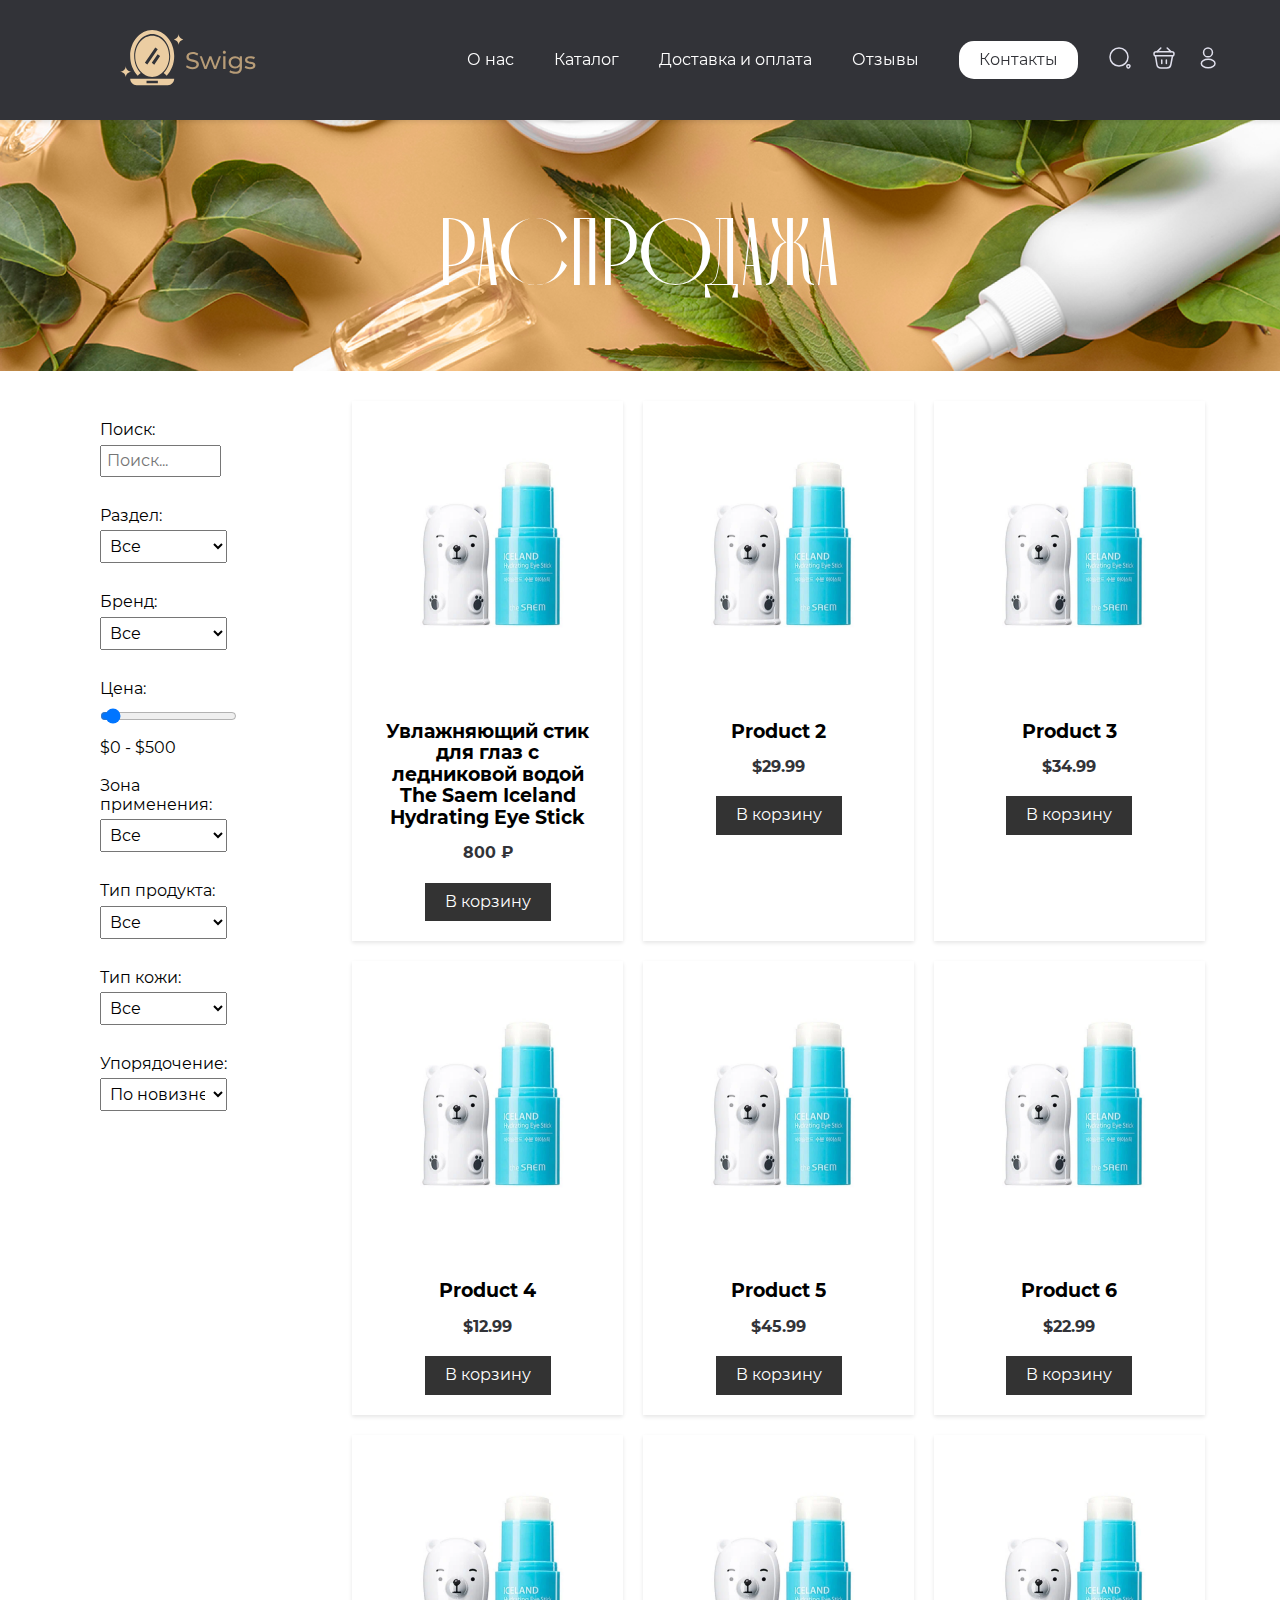
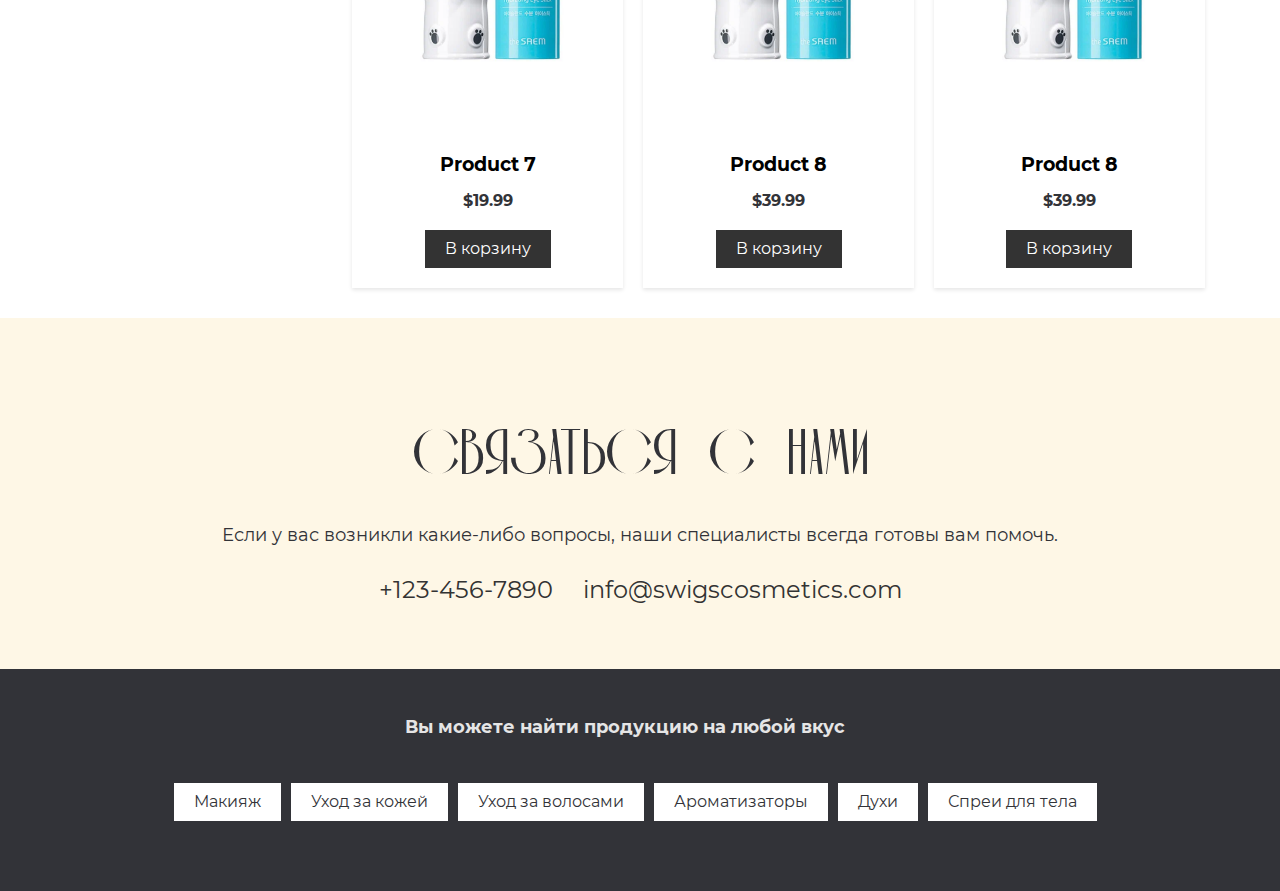
<file: catalog/catalog_index.html>
<!DOCTYPE html>
<html lang="en">
<head>
  <meta charset="UTF-8">
  <meta name="viewport" content="width=device-width, initial-scale=1.0">
  <link rel="stylesheet" href="/catalog/css/styles.css">
  <link rel="stylesheet" href="/catalog/css/normalizer.css">
  <title>Product Catalog</title>
</head>
<body>
  <header style="background-color: #323338;">
    <a href="/index.html" class="logo">
      <img src="/images/svg/logo.svg" alt="Swigs Cosmetics">
    </a>
    <nav>
      <ul class="nav-items">
        <li><a href="/contact/index.html" class="nav-item">О нас</a></li>
        <li><a href="/catalog/index.html" class="nav-item">Каталог</a></li>
        <li><a href="#" class="nav-item">Доставка и оплата</a></li>
        <li><a href="#" class="nav-item">Отзывы</a></li>
        <li><a href="/contact/index.html"><button class="contact-btn">Контакты</button></a></li>
      </ul>
      <div class="icons">
        <a href="#" class="search-icon">
          <img src="/images/svg/search-normal.svg" alt="Search">
        </a>
        <a href="#" class="cart-icon">
          <img src="/images/svg/bag.svg" alt="Cart">
        </a>
        <a href="#" class="profile-icon">
          <img src="/images/svg/profile.svg" alt="Profile">
        </a>
      </div>
    </nav>
  </header>
  <div class="parallax">
    <h2 class="parallax-title">красота и уход</h2>
    <h2 class="cards-title">Распродажа</h2>
  </div>
  <section class="cards">
    <div class="filters">
      <div class="filter-item">
        <div class="filter-item">
          <label for="search">Поиск:</label>
          <input type="text" id="search" placeholder="Поиск...">
        </div>
        <label for="category">Раздел:</label>
        <select id="category">
          <option value="all">Все</option>
          <option value="skincare">Уход за кожей</option>
          <option value="makeup">Макияж</option>
          <option value="haircare">Уход за волосами</option>
          <option value="fragrance">Ароматизаторы</option>
        </select>
      </div>
      <div class="filter-item">
        <label for="brand">Бренд:</label>
        <select id="brand">
          <option value="all">Все</option>
          <option value="brand1">Brand 1</option>
          <option value="brand2">Brand 2</option>
          <option value="brand3">Brand 3</option>
          <option value="brand4">Brand 4</option>
        </select>
      </div>
      <div class="filter-item">
        <label for="price">Цена:</label>
        <input type="range" id="price" min="0" max="500" value="0">
        <span id="price-label">$0 - $500</span>
      </div>
      <div class="filter-item">
        <label for="application">Зона применения:</label>
        <select id="application">
          <option value="all">Все</option>
          <option value="face">Лицо</option>
          <option value="body">Тело</option>
          <option value="hair">Волосы</option>
        </select>
      </div>
      <div class="filter-item">
        <label for="product-type">Тип продукта:</label>
        <select id="product-type">
          <option value="all">Все</option>
          <option value="cream">Кремы</option>
          <option value="lotion">Лосьоны</option>
          <option value="serum">Сера</option>
          <option value="mask">Маски</option>
        </select>
      </div>
      <div class="filter-item">
        <label for="skin-type">Тип кожи:</label>
        <select id="skin-type">
          <option value="all">Все</option>
          <option value="dry">Сухая</option>
          <option value="oily">Жирная</option>
          <option value="combination">Комбинированная</option>
          <option value="sensitive">Чувствительная</option>
        </select>
      </div>
      <div class="filter-item">
        <label for="sort">Упорядочение:</label>
        <select id="sort">
          <option value="newest">По новизне</option>
          <option value="price-asc">По цене (возрастание)</option>
          <option value="price-desc">По цене (убывание)</option>
          <option value="popularity">По популярности</option>
        </select>
      </div>
    </div>
    <div class="product-grid">
      <div class="product-card">
        <img src="/images/tovar1 1.png" alt="Product 1">
        <h3>Увлажняющий стик для глаз с ледниковой водой The Saem Iceland Hydrating Eye Stick</h3>
        <p>800 ₽</p>
        <button class="add-to-cart">В корзину</button>
      </div>
      <div class="product-card">
        <img src="/images/tovar1 1.png" alt="Product 2">
        <h3>Product 2</h3>
        <p>$29.99</p>
        <button class="add-to-cart">В корзину</button>
      </div>
      <div class="product-card">
        <img src="/images/tovar1 1.png" alt="Product 3">
        <h3>Product 3</h3>
        <p>$34.99</p>
        <button class="add-to-cart">В корзину</button>
      </div>
      <div class="product-card">
        <img src="/images/tovar1 1.png" alt="Product 4">
        <h3>Product 4</h3>
        <p>$12.99</p>
        <button class="add-to-cart">В корзину</button>
      </div>
      <div class="product-card">
        <img src="/images/tovar1 1.png" alt="Product 5">
        <h3>Product 5</h3>
        <p>$45.99</p>
        <button class="add-to-cart">В корзину</button>
      </div>
      <div class="product-card">
        <img src="/images/tovar1 1.png" alt="Product 6">
        <h3>Product 6</h3>
        <p>$22.99</p>
        <button class="add-to-cart">В корзину</button>
      </div>
      <div class="product-card">
        <img src="/images/tovar1 1.png" alt="Product 7">
        <h3>Product 7</h3>
        <p>$19.99</p>
        <button class="add-to-cart">В корзину</button>
      </div>
      <div class="product-card">
        <img src="/images/tovar1 1.png" alt="Product 8">
        <h3>Product 8</h3>
        <p>$39.99</p>
        <button class="add-to-cart">В корзину</button>
      </div>
      <div class="product-card">
        <img src="/images/tovar1 1.png" alt="Product 8">
        <h3>Product 8</h3>
        <p>$39.99</p>
        <button class="add-to-cart">В корзину</button>
      </div>
  </section>
  </div>
  <section class="contact-us">
    <h2>Связаться с нами</h2>
    <p>Если у вас возникли какие-либо вопросы, наши специалисты всегда готовы вам помочь.</p>
    <ul>
      <li><a href="tel:+1234567890">+123-456-7890</a></li>
      <li><a href="mailto:info@swigscosmetics.com">info@swigscosmetics.com</a></li>
    </ul>
  </section>
  <footer class="footer">
    <div class="footer__inner">
      <p class="footer__text">Вы можете найти продукцию на любой вкус</p>
      <div class="footer__categories">
        <a href="/catalog/index.html" class="footer__category-btn">Макияж</button></a>
        <a href="/catalog/index.html" button class="footer__category-btn">Уход за кожей</button></a>
        <a href="/catalog/index.html" button class="footer__category-btn">Уход за волосами</button></a>
        <a href="/catalog/index.html" button class="footer__category-btn">Ароматизаторы</button></a>
        <a href="/catalog/index.html" button class="footer__category-btn">Духи</button></a>
        <a href="/catalog/index.html" button class="footer__category-btn">Спреи для тела</button></a>
      </div>
    </div>
  </footer>
</body>
</html>
</file>
<file: css/styles.css>
@font-face {
  font-family: "Montserrat";
  src: url("./fonts/Montserrat-Light.woff2") format("woff2");
  font-weight: 300;
  font-style: normal;
  font-display: swap;
}

@font-face {
  font-family: "Montserrat";
  src: url(".././fonts/Montserrat-Regular.woff2") format("woff2");
  font-weight: normal;
  font-style: normal;
  font-display: swap;
}

@font-face {
  font-family: "Montserrat";
  src: url(".././fonts/Montserrat-Bold.woff2") format("woff2");
  font-weight: 700;
  font-style: normal;
  font-display: swap;
}

@font-face {
  font-family: "SantaCatarina";
  src: url(".././fonts/SantaCatarina.woff2") format("woff2");
  font-weight: 700;
  font-style: normal;
  font-display: swap;
}

h1 {
  font-size: 96px;
  font-family: "SantaCatarina";
}

p {
  color: #323338;
}
h2 {
  font-size: 64px;
  font-family: "SantaCatarina";
  color: #323338;
}

button {
  text-decoration: none;
}
body {
  margin: 0;
  background-color: #ffffff;
  font-family: "Montserrat", sans-serif;
  overflow-x: hidden;
}

header {
  background-color: #323338;
  position: fixed;
  top: 0;
  left: 0;
  width: 100%;
  background-color: #ffffff;
  padding: 20px;
  display: flex;
  justify-content: space-between;
  align-items: center;
  box-shadow: 0 2px 4px rgba(0, 0, 0, 0.1);
  z-index: 200;
}

main {
  margin-top: 120px;
}

.block {
  background-image: url(".././images/mainbg.png");
  background-size: cover;
  background-position: center;
  background-repeat: no-repeat;
  height: 1318px;
}
.logo {
  display: block;
  width: 150px;
  height: 50px;
  padding: 10px 0px 20px 100px;
}

nav {
  display: flex;
  align-items: center;
  margin: 0 80px;
}

nav ul {
  list-style: none;
  display: flex;
  align-items: center;
}

nav ul li {
  margin: 0 20px;
}

nav ul li a {
  text-decoration: none;
  color: #ffffff;
}

.nav-item:hover {
  transform: scale(1.05);
}

.h1 {
  font-size: 96px;
  padding-left: 13rem;
  padding-top: 10rem;
}

.block-description {
  font-size: 32px;
  padding-left: 13rem;
  max-width: 30%;
}
.icons {
  display: flex;
  align-items: center;
  margin-left: 10px;
  gap: 20px;
}

.cart-icon {
  background-image: url(./images/svg/bag.svg);
}

.cart-icon:hover {
  transform: scale(1.05);
}

.modal-btn {
  background-image: url(/images/svg/bag.svg);
}
.search-icon:hover {
  transform: scale(1.05);
}

.profile-icon:hover {
  transform: scale(1.05);
}

.contact-btn {
  background-color: #fff;
  color: #323338;
  border: none;
  border-radius: 15px;
  padding: 10px 20px;
  font-size: 16px;
  cursor: pointer;
  transition: background-color 0.3s ease;
}

.contact-btn:hover {
  background-color: #e6e6e6;
}


.buttons {
  display: flex;
  margin-top: 100px;
  padding-left: 13rem;
  gap: 76px;
}

.catalog-btn,
.callback-btn {
  display: flex;
  align-items: center;
  justify-content: center;
  border: none;
  cursor: pointer;
  transition: background-color 0.3s ease;
  padding: 0 20px;
  height: 76px; 
  font-size: 16px;
  font-weight: normal; 
  text-decoration: none; 
  border-radius: 15px;
}

.catalog-btn {
  background-color: #323338;
  color: #fff;
  width: 389px;
  box-sizing: border-box;
  text-decoration: none;
}

.catalog-btn:hover {
  background-color: #252525;
}

.callback-btn {
  background-color: #ebcda2;
  color: #323338;
  border: 1px solid #8b7a61;
  width: 456px;
  box-sizing: border-box;
  
}

.callback-btn:hover {
  background-color: #f5f5f5;
  color: #323338;
}

.buttons button {
  display: flex; 
  align-items: center; 
  text-decoration: none;
}

.grid-container {
  display: grid;
  grid-template-columns: repeat(3, 1fr);
  grid-template-rows: 419px;
  grid-gap: 20px;
  height: 100%;
  padding-top: 150px;
  padding-left: 13rem;
}

.grid-item {
  width: 70%;
  display: flex;
  flex-direction: column;
  justify-content: center;
  align-items: left;
  text-align: left;
  padding: 20px;
  background-color: rgba(212, 212, 212, 0.61);
  border-radius: 10px;
  box-shadow: 0px 0px 10px rgba(0, 0, 0, 0.2);
  font-weight: 500;
}

.head-item {
  font-weight: 700;
  font-size: 32px;
}

.grid-item-1 {
  grid-column: 1 / 2;
  grid-row: 1 / 2;
}

.grid-item-2 {
  grid-column: 2 / 3;
  grid-row: 1 / 2;
}

.grid-item-3 {
  grid-column: 3 / 4;
  grid-row: 1 / 2;
}


.cart-items {
  display: flex;
  justify-content: center;
}
.categories-block {
  padding: 50px 0;
}

.categories-container {
  display: flex;
  flex-wrap: wrap;
  justify-content: space-between;
  padding: 0 100px 0 100px;
}

.categories-title {
  display: flex;
  justify-content: center;
}

.category-item {
  width: 23%;
  margin-bottom: 20px;
  position: relative;
  overflow: hidden;
  border-radius: 5px;
  transition: transform 0.3s;
}

.category-item:hover {
  transform: scale(1.05);
}

.category-item a {
  display: block;
}

.category-item img {
  width: 100%;
  height: auto;
  border-radius: 5px;
}

.category-name {
  position: absolute;
  bottom: 0;
  left: 0;
  right: 0;
  background-color: #323338d2;
  color: #fff;
  padding: 10px;
  text-align: center;
  border-radius: 0 0 5px 5px;
  opacity: 0;
  transition: opacity 0.3s;
}

.category-item:hover .category-name {
  opacity: 1;
}

.new-arrivals {
  background-color: #f5f5f5;
  padding: 50px 0;
}

.new-arrivals h2 {
  text-align: center;
  margin-bottom: 50px;
}

.filters {
  display: flex;
  justify-content: center;
  margin-bottom: 50px;
}

.filters form {
  display: flex;
  flex-wrap: wrap;
  justify-content: center;
  align-items: center;
  width: 80%;
}

.filter-item {
  margin: 0 20px 20px 0;
}

.filter-item label {
  display: block;
  margin-bottom: 5px;
}

.filter-item select,
.filter-item input[type="range"],
.filter-item input[type="text"] {
  width: 100%;
  padding: 5px;
  margin-bottom: 10px;
}

.filter-item button {
  width: 100%;
  padding: 10px;
  background-color: #333;
  color: #fff;
  border: none;
  cursor: pointer;
}

.product-grid {
  display: flex;
  flex-wrap: wrap;
  justify-content: center;
}

.product-card {
  width: calc(25% - 20px);
  background-color: #fff;
  box-shadow: 0 2px 4px rgba(0, 0, 0, 0.1);
  margin: 10px;
  text-align: center;
  padding: 20px;
  transition: transform 0.3s ease-in-out;
}

.product-card-cart {
  width: calc(25% - 20px);
  background-color: #fff;
  box-shadow: 0 2px 4px rgba(0, 0, 0, 0.1);
  margin: 10px;
  text-align: center;
  padding: 20px;
  transition: transform 0.3s ease-in-out;
}

.product-card:hover {
  transform: translateY(-5px);
}

.product-card img {
  width: 100%;
  height: auto;
  margin-bottom: 20px;
}

.product-card h3 {
  margin: 10px 0;
}

.product-card p {
  margin-bottom: 20px;
  font-weight: bold;
}

.add-to-cart {
  background-color: #333;
  color: #fff;
  border: none;
  padding: 10px 20px;
  cursor: pointer;
}

.add-to-cart:hover {
  background-color: #444;
}

.products {
  display: flex;
  flex-wrap: wrap;
  justify-content: space-between;
  gap: 20px;
}

.product {
  width: calc(33.333% - 20px);
  box-sizing: border-box;
}

.pagination {
  display: flex;
  justify-content: center;
  gap: 10px;
}

.pagination button.active {
  background-color: #f0f0f0;
  font-weight: bold;
}

.parallax {
  position: relative;
  height: 480px;
  overflow: hidden;
}

.parallax img {
  position: absolute;
  top: 50%;
  left: 50%;
  transform: translate(-50%, -50%) scale(1);
  min-width: 100%;
  min-height: 100%;
}

.new-arrivals {
  padding: 50px 0;
  background-color: #f5f5f5;
}

.new-arrivals h2 {
  text-align: center;
  margin-bottom: 50px;
}

.product-grid {
  display: flex;
  flex-wrap: wrap;
  justify-content: center;
}

.product-card {
  width: calc(25% - 20px);
  background-color: #fff;
  box-shadow: 0 2px 4px rgba(0, 0, 0, 0.1);
  margin: 10px;
  text-align: center;
  padding: 20px;
  transition: transform 0.3s ease-in-out;
}

.product-card:hover {
  transform: translateY(-5px);
}

.product-card img {
  width: 100%;
  height: auto;
  margin-bottom: 20px;
}

.product-card h3 {
  margin: 10px 0;
}

.product-card p {
  margin-bottom: 20px;
  font-weight: bold;
}

.add-to-cart {
  background-color: #333;
  color: #fff;
  border: none;
  padding: 10px 20px;
  cursor: pointer;
}

.add-to-cart:hover {
  background-color: #444;
}

.pagination {
  display: flex;
  justify-content: center;
  gap: 10px;
}

.pagination button {
  background-color: #f5f5f5;
  border: none;
  padding: 10px 20px;
  cursor: pointer;
}

.pagination button:hover {
  background-color: #e5e5e5;
}

.pagination .active {
  background-color: #333;
  color: #fff;
}

.pagination .prev,
.pagination .next {
  padding: 10px;
}

.about-us {
  display: flex;
  align-items: center;
  justify-content: center;
  background-color: #fef7e6;
  padding: 50px;
  box-sizing: border-box;
}

.about-us__image {
  flex: 0 0 30%;
  border-radius: 10px;
  overflow: hidden;
}

.about-us__image img {
  width: 100%;
  height: auto;
}

.about-us__content {
  flex: 1;
  margin-left: 50px;
}

.about-us__title {
  font-size: 64px;
  margin-bottom: 20px;
}

.about-us__text {
  font-size: 18px;
  line-height: 1.5;
  margin-bottom: 30px;
}

.about-us__button {
  display: inline-block;
  background-color: #ebcda2;
  color: #333;
  padding: 10px 20px;
  border: none;
  border-radius: 5px;
  font-size: 18px;
  cursor: pointer;
}

.about-us__button:hover {
  background-color: #f5d9a2;
}

.reviews {
  display: flex;
  flex-direction: column;
  flex-wrap: wrap;
  justify-content: center;
  margin: 50px 0;
  padding: 0 200px 0 200px;
}

.reviews__title {
  text-align: center;
  margin-bottom: 30px;
}

.reviews__item {
  display: flex;
  margin-bottom: 50px;
}

.reviews__avatar {
  flex: 0 0 150px;
  border-radius: 50%;
  overflow: hidden;
  margin-right: 50px;
}

.reviews__avatar img {
  width: 100%;
  height: auto;
}

.reviews__content {
  flex: 1;
}

.reviews__name {
  font-size: 24px;
  margin-bottom: 20px;
}

.reviews__rating {
  display: flex;
  align-items: center;
  margin-bottom: 20px;
}

.reviews__rating-star {
  display: inline-block;
  width: 24px;
  height: 24px;
  margin-right: 10px;
}

.reviews__rating-empty {
  display: inline-block;
  width: 24px;
  height: 24px;
  background-color: #ddd;
  margin-right: 10px;
}

.reviews__text {
  font-size: 18px;
  line-height: 1.5;
}

.contact-us {
  background-color: #fef7e6;
  padding: 50px;
  text-align: center;
}

.contact-us h2 {
  font-size: 64px;
  margin-bottom: 30px;
}

.contact-us p {
  font-size: 18px;
  margin-bottom: 30px;
}

.contact-us ul {
  list-style: none;
  padding: 0;
  display: flex;
  justify-content: center;
  align-items: center;
  gap: 30px;
}

.contact-us li {
  font-size: 24px;
}

.contact-us a {
  color: #333;
  text-decoration: none;
}

.footer {
  background-color: #323338;
  color: #fff;
  padding: 30px;
  text-align: center;
}

.footer__inner {
  flex-wrap: wrap;
  align-items: center;
  justify-content: center;
  padding-bottom: 30px;
}

.footer__text {
  color: #e5e5e5;
  margin-right: 30px;
  font-size: 18px;
  margin-bottom: 20px;
  padding-bottom: 25px;
  font-weight: 700;
}

.footer__categories {
  display: flex;
  flex-wrap: wrap;
  justify-content: center;
}

.footer__category-btn {
  background-color: #fff;
  color: #323338;
  border: none;
  padding: 10px 20px;
  margin-right: 10px;
  margin-bottom: 10px;
  font-size: 16px;
  cursor: pointer;
  transition: background-color 0.3s ease;
  text-decoration: none;
}

.footer__category-btn:hover {
  background-color: #e6e6e6;
}

.auth{ 
  cursor: pointer;
}


 #modal-toggle {
	 display: none;
}
 .modal-content, .modal-backdrop {
	 opacity: 0;
	 position: fixed;
	 z-index: -1;
	 overflow: hidden;
	 cursor: pointer;
	 transition: all 0.3s ease-in-out;
}
 .modal-content {
	 top: 0;
	 bottom: 0;
	 margin: auto;
	 left: 0;
	 right: 0;
	 height: 550px;
	 max-height: 98%;
	 width: 70%;
	 max-width: 600px;
	 text-align: center;
	 transform: translateX(125%);
}
 .modal-backdrop {
	 left: 0;
	 top: 0;
	 height: 100%;
	 height: 100vh;
	 width: 100%;
	 width: 100vw;
	 transform: scale(0);
}
 #modal-toggle:checked ~ .modal-backdrop {
	 opacity: 1;
	 background-color: rgba(70, 57, 0, 0.5);
	 z-index: 998;
	 transform: scale(1);
}
 #modal-toggle:checked ~ .modal-content {
	 opacity: 1;
	 background-color: #fff;
	 overflow-y: auto;
	 overflow-x: hidden;
	 pointer-events: auto;
	 cursor: auto;
	 z-index: 999;
	 transform: translateX(0%);
}
 @media (max-width: 600px) {
	 #modal-toggle:checked ~ .modal-backdrop {
		 opacity: 0;
	}
	 .modal-content {
		 top: 0;
		 left: 0;
		 height: 100vh;
		 width: 100vw;
	}
}
 .modal-close-btn {
	 margin-top: 5px;
	 display: inline-block;
	 cursor: pointer;
}
 .modal-close-btn svg {
	 transition: 0.2s;
}
 .modal-close-btn svg line {
	 stroke-width: 5px;
	 stroke: #e6b065;
}
 .modal-close-btn:hover svg {
	 transform: rotate(90deg);
}

 .tabs {
	 display: -webkit-flex;
	 display: -moz-flex;
	 display: -ms-flex;
	 display: -o-flex;
	 display: flex;
	 flex-wrap: wrap;
	 margin: 10px 0;
}
 .tabs > .radio {
	 display: none;
}
 .tabs > .radio:checked + .table + .tabs-content {
	 display: block;
}
 .tabs > .table {
	 order: -1;
	 flex-basis: 50%;
	 flex-shrink: 1;
	 overflow: hidden;
	 text-overflow: ellipsis;
	 white-space: nowrap;
}
 .tabs .tabs-content {
	 width: 100%;
	 display: none;
}

 .tabs > .table {
	 padding: 20px 0;
	 text-align: center;
	 border-bottom: solid #ebcda2 5px;
	 color: #ebcda2;
	 cursor: pointer;
}
 .tabs > .table span {
	 font-weight: 600;
}
 .tabs > .table:hover {
	 color: #ebcda2;
	 background: rgba(0, 121, 107, 0.2);
}
 .tabs > .radio:checked + .table {
	 color: #fff;
	 background: #ebcda2;
	 cursor: auto;
}
 .tabs > .radio:checked + .table span {
	 display: inline-block;
	 font-weight: 500;
	 transform: scale(1.2);
	 transition: 0.1s;
}

 .tabs > .tabs-content .login_socnet {
	 display: -webkit-flex;
	 display: -moz-flex;
	 display: -ms-flex;
	 display: -o-flex;
	 display: flex;
	 flex-wrap: no-wrap;
	 justify-content: space-around;
}
 .tabs > .tabs-content .login_socnet a {
	 margin: 20px;
	 margin-bottom: 0;
	 width: 100%;
	 font-size: 60px;
	 text-decoration: none;
	 transition: 0.2s;
}
 .tabs > .tabs-content .login_socnet a:hover {
	 transform: scale(1.1);
	 filter: drop-shadow(1px 3px 2px rgba(0, 0, 0, 0.2));
}
 .tabs > .tabs-content .login_socnet .fa-vk {
	 color: #7986cb;
}
 .tabs > .tabs-content .login_socnet .fa-google-plus {
	 color: #e57373;
}
 .tabs > .tabs-content .login_socnet .fa-facebook {
	 color: #5c6bc0;
}
 .tabs > .tabs-content form {
	 display: -webkit-flex;
	 display: -moz-flex;
	 display: -ms-flex;
	 display: -o-flex;
	 display: flex;
	 -webkit-flex-direction: column;
	 -moz-flex-direction: column;
	 -ms-flex-direction: column;
	 -o-flex-direction: column;
	 flex-direction: column;
}
 .tabs > .tabs-content form input {
	 padding: 10px;
	 margin: 15px 0;
	 border: none;
	 border-bottom: solid 1px #ebcda2;
	 font-size: 18px;
	 letter-spacing: 1px;
	 transition: 0.1s;
}
 .tabs > .tabs-content form input:focus {
	 transform: translateX(10px);
	 outline: none;
}
 .tabs > .tabs-content input[type="submit"] {
	 padding: 15px 0;
	 width: 100%;
	 background: #ebcda2;
	 color: #fff;
	 border: none;
	 font-size: 18px;
	 cursor: pointer;
}
 .tabs > .tabs-content input[type="submit"]:focus {
	 transform: none;
}
 .tabs > .tabs-content .forgot-password label {
	 margin: 0 auto;
	 width: 50%;
	 color: #ebcda2;
	 text-decoration: none;
	 font-size: 12px;
	 line-height: 1.5;
}
 .tabs > .tabs-content .forgot-password label:hover {
	 text-decoration: underline;
}

 .forgot-password #forgot-password-toggle {
	 display: none;
}
 .forgot-password .forgot-password-content {
	 height: 0;
	 width: 0;
	 opacity: 0;
	 visibility: hidden;
	 overflow: hidden;
	 cursor: pointer;
	 transition: opacity 0.2s ease-in;
}
 .forgot-password .forgot-password-content input[type="email"] {
	 width: 80%;
	 margin-right: 0px;
	 border-right: none;
}
 .forgot-password .forgot-password-content input[type="submit"] {
	 width: 20%;
	 margin-left: 0px;
}
 .forgot-password #forgot-password-toggle:checked ~ .forgot-password-content {
	 display: -webkit-flex;
	 display: -moz-flex;
	 display: -ms-flex;
	 display: -o-flex;
	 display: flex;
	 opacity: 1;
	 width: 100%;
	 height: 100%;
	 z-index: 999;
	 pointer-events: auto;
	 cursor: auto;
	 visibility: visible;
}
 
#openPopUp{
  background:url(.././images/svg/bag.svg)no-repeat center center;
  text-align:center;
  padding: 15px 15px;
  color: #ffffff;
  font-weight: 500;
  font-size: 1.5em;
  border-radius: 3.5px;
  text-decoration: none;
  font-weight: 100;
  transition:background-color 0.15s linear;
  -webkit-transition:background-color 0.15s linear;
  -moz-transition:background-color 0.25s linear;
  -o-transition:background-color 0.25s linear;
}
a#openPopUp:hover{
  cursor: pointer;
}
.popup{
  position: fixed;
  top: -100vh;
  left: 0;
  z-index: 9999999;
  background: rgba(0,0,0, 0.75);
  width: 100vw;
  height: 100vh;
  opacity: 0;

    -webkit-transition: opacity  0.35s ease;
    -moz-transition: opacity 0.35s ease;
    -o-transition: opacity 0.35s ease;
    transition: opacity 0.35s ease;
}
.popup .popUpContainer{
  width: 100%;
  max-width: 1000px;
  position: fixed; /* To avoid scroll to target */
  left: 50%;
  top: -100vh;
    -webkit-transition: top  0.35s ease;
    -moz-transition: top 0.35s ease;
    -o-transition: top 0.35s ease;
    transition: top 0.35s ease;

  /* Trick to properly center the element by using negative 
  1/2 length of element as margin left and top */
  margin-left: -500px;
  background-color: #ffffff;
  -webkit-box-shadow: 0 1px 2px rgba(0,0,0,0.1);
  -moz-box-shadow: 0 1px 2px rgba(0,0,0,0.1);
  box-shadow: 0 1px 2px rgba(0,0,0,0.1);
  border-radius: 2px;
  z-index: 9999999; 
}
.popup h2{
  padding: 0.5em;
  text-align: center;
  color: #444444;
  margin: 0;
}
.popup img{
  width: 100%;
  display: block;
}
.popup article{
	height: 100px;
  text-align: center;
  background-color: #ebcda2;
}
/* The cancel button on popup dialog */
.popup a.closePopUp{
  font-family: verdana;
  color: #e74c3c;
  top: 0.2em;
  right: 0.375em;
  margin: 0;
  padding: 5px;
  font-weight: bold;
  font-size: 1.5em;
  text-decoration: none;
}
/* The cancel button on popup dialog */
.popup a:hover{
  color: #c0392b;
}
/* When popup is targeted, by clicking on link with #popup in HTML */
.popup:target{
  opacity: 1;
  top: 0;
}
.popup .closePopUpOutSide{
  left:0;
  width: 100%;
  height: 100%;
  z-index: 9999991; 
}
.popup:target .popUpContainer{
  top: 50px;
    -webkit-transition: top  0.35s ease;
    -moz-transition: top 0.35s ease;
    -o-transition: top 0.35s ease;
    transition: top 0.35s ease;
}

@media  (max-width: 796px) {
  .popup .popUpContainer{
    width: 90%;
    max-width: none;
    left: 5%;
    margin-left: 0;
  }
  .popup ul{
    padding: 0 1em 0 1em;
  }
  .popup:target .popUpContainer{
    top: 25px;
    -webkit-transition: top  0.35s ease;
    -moz-transition: top 0.35s ease;
    -o-transition: top 0.35s ease;
    transition: top 0.35s ease;
  }
}

.cart-items {
  display: flex;
  justify-content: center;
}




.modal {
  opacity: 0;
  visibility: hidden;
  position: fixed;
  top: 0;
  right: 0;
  bottom: 0;
  left: 0;
  text-align: left;
  background: rgba(0,0,0, .9);
  transition: opacity .25s ease;
}

.modal__bg {
  position: absolute;
  top: 0;
  right: 0;
  bottom: 0;
  left: 0;
  cursor: pointer;
}

.modal-state {
  display: none;
}

.modal-state:checked + .modal {
  opacity: 1;
  visibility: visible;
}

.modal-state:checked + .modal .modal__inner {
  top: 0;
}

.modal__inner {
  transition: top .25s ease;
  position: absolute;
  top: -20%;
  right: 0;
  bottom: 0;
  left: 0;
  width: 50%;
  margin: auto;
  overflow: auto;
  background: #fff;
  border-radius: 5px;
  padding: 1em 2em;
  height: 50%;
}

.modal__close {
  position: absolute;
  right: 1em;
  top: 1em;
  width: 1.1em;
  height: 1.1em;
  cursor: pointer;
}

.modal__close:after,
.modal__close:before {
  content: '';
  position: absolute;
  width: 2px;
  height: 1.5em;
  background: #ccc;
  display: block;
  transform: rotate(45deg);
  left: 50%;
  margin: -3px 0 0 -1px;
  top: 0;
}

.modal__close:hover:after,
.modal__close:hover:before {
  background: #aaa;
}

.modal__close:before {
  transform: rotate(-45deg);
}


.productsa {
  display: flex;
  overflow-y: hidden;
  overflow-x: hidden;
}

.item-description {
  font-size: 24px;
  width: 80%;
}

.product-card2 {
  width: 230px;
  background-color: #fff;

  margin: 10px;
  text-align: center;
  padding: 20px;
  transition: transform 0.3s ease-in-out;
}


.product-card2 img {
  width: 100%;
  height: auto;
  margin-bottom: 20px;
}

.item-desc {
  width: 50%;
}
</file>
<file: catalog/css/styles.css>
@font-face {
  font-family: "Montserrat";
  src: url("../.././fonts/Montserrat-Light.woff2") format("woff2");
  font-weight: 300;
  font-style: normal;
  font-display: swap;
}

@font-face {
  font-family: "Montserrat";
  src: url("../.././fonts/Montserrat-Regular.woff2") format("woff2");
  font-weight: normal;
  font-style: normal;
  font-display: swap;
}

@font-face {
  font-family: "Montserrat";
  src: url("../.././fonts/Montserrat-Bold.woff2") format("woff2");
  font-weight: 700;
  font-style: normal;
  font-display: swap;
}

@font-face {
  font-family: "SantaCatarina";
  src: url("../.././fonts/SantaCatarina.woff2") format("woff2");
  font-weight: 700;
  font-style: normal;
  font-display: swap;
}

h1 {
  font-size: 96px;
  font-family: "SantaCatarina";
}

p {
  color: #323338;
}
h2 {
  font-size: 64px;
  font-family: "SantaCatarina";
  color: #323338;
}

body {
  margin: 0;
  background-color: #ffffff;
  font-family: "Montserrat", sans-serif;
  overflow-x: hidden;
}

header {
  background-color: #323338;
  position: fixed;
  top: 0;
  left: 0;
  width: 100%;
  background-color: #ffffff;
  padding: 20px;
  display: flex;
  justify-content: space-between;
  align-items: center;
  box-shadow: 0 2px 4px rgba(0, 0, 0, 0.1);
  z-index: 200;
}

main {
  margin-top: 120px;
}

.block {
  background-image: url("./images/mainbg.png");
  background-size: cover;
  background-position: center;
  background-repeat: no-repeat;
  height: 1318px;
}
.logo {
  display: block;
  width: 150px;
  height: 50px;
  padding: 10px 0px 20px 100px;
}

nav {
  display: flex;
  align-items: center;
  margin: 0 80px;
}

nav ul {
  list-style: none;
  display: flex;
  align-items: center;
}

nav ul li {
  margin: 0 20px;
}

nav ul li a {
  text-decoration: none;
  color: #ffffff;
}

.nav-item:hover {
  transform: scale(1.05);
}

.h1 {
  font-size: 96px;
  padding-left: 13rem;
  padding-top: 10rem;
}

.block-description {
  font-size: 32px;
  padding-left: 13rem;
  max-width: 30%;
}
.icons {
  display: flex;
  align-items: center;
  margin-left: 10px;
  gap: 20px;
}

.cart-icon:hover {
  transform: scale(1.05);
}

.search-icon:hover {
  transform: scale(1.05);
}

.profile-icon:hover {
  transform: scale(1.05);
}

.contact-btn {
  background-color: #fff;
  color: #323338;
  border: none;
  border-radius: 15px;
  padding: 10px 20px;
  font-size: 16px;
  cursor: pointer;
  transition: background-color 0.3s ease;
}

.contact-btn:hover {
  background-color: #e6e6e6;
}

.product-grid {
  display: flex;
  flex-wrap: wrap;
  justify-content: space-between;
  margin: 20px 0;
}

.product-grid {
  display: flex;
  flex-wrap: wrap;
  justify-content: center;
}

.product-card {
  width: calc(25% - 20px);
  background-color: #fff;
  box-shadow: 0 2px 4px rgba(0, 0, 0, 0.1);
  margin: 10px;
  text-align: center;
  padding: 20px;
  transition: transform 0.3s ease-in-out;
}

.product-card:hover {
  transform: translateY(-5px);
}

.product-card img {
  width: 100%;
  height: auto;
  margin-bottom: 20px;
}

.product-card h3 {
  margin: 10px 0;
}

.product-card p {
  margin-bottom: 20px;
  font-weight: bold;
}

.add-to-cart {
  background-color: #333;
  color: #fff;
  border: none;
  padding: 10px 20px;
  cursor: pointer;
}

.add-to-cart:hover {
  background-color: #444;
}

.products {
  display: flex;
  flex-wrap: wrap;
  justify-content: space-between;
  gap: 20px;
}

.product {
  width: calc(33.333% - 20px);
  box-sizing: border-box;
}

.parallax {
  background-image: url("../.././images/bg.png");
  background-size: cover;
  background-position: center;
  background-repeat: no-repeat;
  height: 318px;
}


.parallax-title {
  color: #323338;
}


.cards-title{
  color: #fff;
  font-size: 96px;
  display: flex;
  justify-content: center;
}

.cards-title h2 {
  text-align: center;
  margin-bottom: 50px;
}

.cards{
  display: flex;

}

.filters {
  display: flex;
  flex-direction: column;
  margin: 50px 30px 0 100px;
}

.filters form {
  display: flex;
  flex-wrap: wrap;
  justify-content: center;
  align-items: center;
  width: 80%;
}

.filter-item {
  margin: 0 20px 20px 0;
}

.filter-item label {
  display: block;
  margin-bottom: 5px;
}

.filter-item select,
.filter-item input[type="range"],
.filter-item input[type="text"] {
  width: 100%;
  padding: 5px;
  margin-bottom: 10px;
}

.filter-item button {
  width: 100%;
  padding: 10px;
  background-color: #333;
  color: #fff;
  border: none;
  cursor: pointer;
}

.contact-us {
  background-color: #fef7e6;
  padding: 50px;
  text-align: center;
}

.contact-us h2 {
  font-size: 64px;
  margin-bottom: 30px;
}

.contact-us p {
  font-size: 18px;
  margin-bottom: 30px;
}

.contact-us ul {
  list-style: none;
  padding: 0;
  display: flex;
  justify-content: center;
  align-items: center;
  gap: 30px;
}

.contact-us li {
  font-size: 24px;
}

.contact-us a {
  color: #333;
  text-decoration: none;
}

.footer {
  background-color: #323338;
  color: #fff;
  padding: 30px;
  text-align: center;
}

.footer__inner {
  flex-wrap: wrap;
  align-items: center;
  justify-content: center;
  padding-bottom: 30px;
}

.footer__text {
  color: #e5e5e5;
  margin-right: 30px;
  font-size: 18px;
  margin-bottom: 20px;
  padding-bottom: 25px;
  font-weight: 700;
}

.footer__categories {
  display: flex;
  flex-wrap: wrap;
  justify-content: center;
}

.footer__category-btn {
  background-color: #fff;
  color: #323338;
  border: none;
  padding: 10px 20px;
  margin-right: 10px;
  margin-bottom: 10px;
  font-size: 16px;
  cursor: pointer;
  transition: background-color 0.3s ease;
  text-decoration: none;
}

.footer__category-btn:hover {
  background-color: #e6e6e6;
}

.auth{ 
  cursor: pointer;
}


 #modal-toggle {
	 display: none;
}
 .modal-content, .modal-backdrop {
	 opacity: 0;
	 position: fixed;
	 z-index: -1;
	 overflow: hidden;
	 cursor: pointer;
	 transition: all 0.3s ease-in-out;
}
 .modal-content {
	 top: 0;
	 bottom: 0;
	 margin: auto;
	 left: 0;
	 right: 0;
	 height: 550px;
	 max-height: 98%;
	 width: 70%;
	 max-width: 600px;
	 text-align: center;
	 transform: translateX(125%);
}
 .modal-backdrop {
	 left: 0;
	 top: 0;
	 height: 100%;
	 height: 100vh;
	 width: 100%;
	 width: 100vw;
	 transform: scale(0);
}
 #modal-toggle:checked ~ .modal-backdrop {
	 opacity: 1;
	 background-color: rgba(70, 57, 0, 0.5);
	 z-index: 998;
	 transform: scale(1);
}
 #modal-toggle:checked ~ .modal-content {
	 opacity: 1;
	 background-color: #fff;
	 overflow-y: auto;
	 overflow-x: hidden;
	 pointer-events: auto;
	 cursor: auto;
	 z-index: 999;
	 transform: translateX(0%);
}
 @media (max-width: 600px) {
	 #modal-toggle:checked ~ .modal-backdrop {
		 opacity: 0;
	}
	 .modal-content {
		 top: 0;
		 left: 0;
		 height: 100vh;
		 width: 100vw;
	}
}
 .modal-close-btn {
	 margin-top: 5px;
	 display: inline-block;
	 cursor: pointer;
}
 .modal-close-btn svg {
	 transition: 0.2s;
}
 .modal-close-btn svg line {
	 stroke-width: 5px;
	 stroke: #e6b065;
}
 .modal-close-btn:hover svg {
	 transform: rotate(90deg);
}

 .tabs {
	 display: -webkit-flex;
	 display: -moz-flex;
	 display: -ms-flex;
	 display: -o-flex;
	 display: flex;
	 flex-wrap: wrap;
	 margin: 10px 0;
}
 .tabs > .radio {
	 display: none;
}
 .tabs > .radio:checked + .table + .tabs-content {
	 display: block;
}
 .tabs > .table {
	 order: -1;
	 flex-basis: 50%;
	 flex-shrink: 1;
	 overflow: hidden;
	 text-overflow: ellipsis;
	 white-space: nowrap;
}
 .tabs .tabs-content {
	 width: 100%;
	 display: none;
}

 .tabs > .table {
	 padding: 20px 0;
	 text-align: center;
	 border-bottom: solid #ebcda2 5px;
	 color: #ebcda2;
	 cursor: pointer;
}
 .tabs > .table span {
	 font-weight: 600;
}
 .tabs > .table:hover {
	 color: #ebcda2;
	 background: rgba(0, 121, 107, 0.2);
}
 .tabs > .radio:checked + .table {
	 color: #fff;
	 background: #ebcda2;
	 cursor: auto;
}
 .tabs > .radio:checked + .table span {
	 display: inline-block;
	 font-weight: 500;
	 transform: scale(1.2);
	 transition: 0.1s;
}

 .tabs > .tabs-content .login_socnet {
	 display: -webkit-flex;
	 display: -moz-flex;
	 display: -ms-flex;
	 display: -o-flex;
	 display: flex;
	 flex-wrap: no-wrap;
	 justify-content: space-around;
}
 .tabs > .tabs-content .login_socnet a {
	 margin: 20px;
	 margin-bottom: 0;
	 width: 100%;
	 font-size: 60px;
	 text-decoration: none;
	 transition: 0.2s;
}
 .tabs > .tabs-content .login_socnet a:hover {
	 transform: scale(1.1);
	 filter: drop-shadow(1px 3px 2px rgba(0, 0, 0, 0.2));
}
 .tabs > .tabs-content .login_socnet .fa-vk {
	 color: #7986cb;
}
 .tabs > .tabs-content .login_socnet .fa-google-plus {
	 color: #e57373;
}
 .tabs > .tabs-content .login_socnet .fa-facebook {
	 color: #5c6bc0;
}
 .tabs > .tabs-content form {
	 display: -webkit-flex;
	 display: -moz-flex;
	 display: -ms-flex;
	 display: -o-flex;
	 display: flex;
	 -webkit-flex-direction: column;
	 -moz-flex-direction: column;
	 -ms-flex-direction: column;
	 -o-flex-direction: column;
	 flex-direction: column;
}
 .tabs > .tabs-content form input {
	 padding: 10px;
	 margin: 15px 0;
	 border: none;
	 border-bottom: solid 1px #ebcda2;
	 font-size: 18px;
	 letter-spacing: 1px;
	 transition: 0.1s;
}
 .tabs > .tabs-content form input:focus {
	 transform: translateX(10px);
	 outline: none;
}
 .tabs > .tabs-content input[type="submit"] {
	 padding: 15px 0;
	 width: 100%;
	 background: #ebcda2;
	 color: #fff;
	 border: none;
	 font-size: 18px;
	 cursor: pointer;
}
 .tabs > .tabs-content input[type="submit"]:focus {
	 transform: none;
}
 .tabs > .tabs-content .forgot-password label {
	 margin: 0 auto;
	 width: 50%;
	 color: #ebcda2;
	 text-decoration: none;
	 font-size: 12px;
	 line-height: 1.5;
}
 .tabs > .tabs-content .forgot-password label:hover {
	 text-decoration: underline;
}

 .forgot-password #forgot-password-toggle {
	 display: none;
}
 .forgot-password .forgot-password-content {
	 height: 0;
	 width: 0;
	 opacity: 0;
	 visibility: hidden;
	 overflow: hidden;
	 cursor: pointer;
	 transition: opacity 0.2s ease-in;
}
 .forgot-password .forgot-password-content input[type="email"] {
	 width: 80%;
	 margin-right: 0px;
	 border-right: none;
}
 .forgot-password .forgot-password-content input[type="submit"] {
	 width: 20%;
	 margin-left: 0px;
}
 .forgot-password #forgot-password-toggle:checked ~ .forgot-password-content {
	 display: -webkit-flex;
	 display: -moz-flex;
	 display: -ms-flex;
	 display: -o-flex;
	 display: flex;
	 opacity: 1;
	 width: 100%;
	 height: 100%;
	 z-index: 999;
	 pointer-events: auto;
	 cursor: auto;
	 visibility: visible;
}
 

#openPopUp{
  background:url(../.././images/svg/bag.svg)no-repeat center center;
  text-align:center;
  padding: 15px 15px;
  color: #ffffff;
  font-weight: 500;
  font-size: 1.5em;
  border-radius: 3.5px;
  text-decoration: none;
  font-weight: 100;
  transition:background-color 0.15s linear;
  -webkit-transition:background-color 0.15s linear;
  -moz-transition:background-color 0.25s linear;
  -o-transition:background-color 0.25s linear;
}
a#openPopUp:hover{
  cursor: pointer;
}
.popup{
  position: fixed;
  top: -100vh;
  left: 0;
  z-index: 9999999;
  background: rgba(0,0,0, 0.75);
  width: 100vw;
  height: 100vh;
  opacity: 0;

    -webkit-transition: opacity  0.35s ease;
    -moz-transition: opacity 0.35s ease;
    -o-transition: opacity 0.35s ease;
    transition: opacity 0.35s ease;
}
.popup .popUpContainer{
  width: 100%;
  max-width: 1000px;
  position: fixed; /* To avoid scroll to target */
  left: 50%;
  top: -100vh;
    -webkit-transition: top  0.35s ease;
    -moz-transition: top 0.35s ease;
    -o-transition: top 0.35s ease;
    transition: top 0.35s ease;

  /* Trick to properly center the element by using negative 
  1/2 length of element as margin left and top */
  margin-left: -500px;
  background-color: #ffffff;
  -webkit-box-shadow: 0 1px 2px rgba(0,0,0,0.1);
  -moz-box-shadow: 0 1px 2px rgba(0,0,0,0.1);
  box-shadow: 0 1px 2px rgba(0,0,0,0.1);
  border-radius: 2px;
  z-index: 9999999; 
}
.popup h2{
  padding: 0.5em;
  text-align: center;
  color: #444444;
  margin: 0;
}
.popup img{
  width: 100%;
  display: block;
}
.popup article{
	height: 100px;
  text-align: center;
  background-color: #ebcda2;
}
/* The cancel button on popup dialog */
.popup a.closePopUp{
  font-family: verdana;
  color: #e74c3c;
  position: absolute;
  top: 0.2em;
  right: 0.375em;
  margin: 0;
  padding: 5px;
  font-weight: bold;
  font-size: 1.5em;
  text-decoration: none;
}
/* The cancel button on popup dialog */
.popup a:hover{
  color: #c0392b;
}
/* When popup is targeted, by clicking on link with #popup in HTML */
.popup:target{
  opacity: 1;
  top: 0;
}
.popup .closePopUpOutSide{
  position: absolute;
  left:0;
  width: 100%;
  height: 100%;
  z-index: 9999991; 
}
.popup:target .popUpContainer{
  top: 50px;
    -webkit-transition: top  0.35s ease;
    -moz-transition: top 0.35s ease;
    -o-transition: top 0.35s ease;
    transition: top 0.35s ease;
}

@media  (max-width: 796px) {
  .popup .popUpContainer{
    width: 90%;
    max-width: none;
    left: 5%;
    margin-left: 0;
  }
  .popup ul{
    padding: 0 1em 0 1em;
  }
  .popup:target .popUpContainer{
    top: 25px;
    -webkit-transition: top  0.35s ease;
    -moz-transition: top 0.35s ease;
    -o-transition: top 0.35s ease;
    transition: top 0.35s ease;
  }
}

.cart-items {
  display: flex;
  justify-content: center;
}


.modal {
  opacity: 0;
  visibility: hidden;
  position: fixed;
  top: 0;
  right: 0;
  bottom: 0;
  left: 0;
  text-align: left;
  background: rgba(0,0,0, .9);
  transition: opacity .25s ease;
}

.modal__bg {
  position: absolute;
  top: 0;
  right: 0;
  bottom: 0;
  left: 0;
  cursor: pointer;
}

.modal-state {
  display: none;
}

.modal-state:checked + .modal {
  opacity: 1;
  visibility: visible;
}

.modal-state:checked + .modal .modal__inner {
  top: 0;
}

.modal__inner {
  transition: top .25s ease;
  position: absolute;
  top: -20%;
  right: 0;
  bottom: 0;
  left: 0;
  width: 50%;
  margin: auto;
  overflow: auto;
  background: #fff;
  border-radius: 5px;
  padding: 1em 2em;
  height: 50%;
}

.modal__close {
  position: absolute;
  right: 1em;
  top: 1em;
  width: 1.1em;
  height: 1.1em;
  cursor: pointer;
}

.modal__close:after,
.modal__close:before {
  content: '';
  position: absolute;
  width: 2px;
  height: 1.5em;
  background: #ccc;
  display: block;
  transform: rotate(45deg);
  left: 50%;
  margin: -3px 0 0 -1px;
  top: 0;
}

.modal__close:hover:after,
.modal__close:hover:before {
  background: #aaa;
}

.modal__close:before {
  transform: rotate(-45deg);
}

@media screen and (max-width: 768px) {
	
  .modal__inner {
    width: 90%;
    height: 90%;
    box-sizing: border-box;
  }
}


/* Other
 * =============================== */


.btn {
  cursor: pointer;
  background: #27ae60;
  display: inline-block;
  padding: .5em 1em;
  color: #fff;
  border-radius: 3px;
}

.btn:hover,
.btn:focus {
  background: #2ecc71;
}

.btn:active {
  background: #27ae60;
  box-shadow: 0 1px 2px rgba(0,0,0, .2) inset;
}

.btn--blue {
  background: #2980b9;
}

.btn--blue:hover,
.btn--blue:focus {
  background: #3498db;
}

.btn--blue:active {
  background: #2980b9;
}

p img {
  max-width: 200px;
  height: auto;
  float: left;
  margin: 0 1em 1em 0;
}

.productsa {
  display: flex;
  overflow-y: hidden;
  overflow-x: hidden;
}

.item-description {
  font-size: 24px;
  width: 70%;
}

.product-card2 {
  width: 230px;
  background-color: #fff;

  margin: 10px;
  text-align: center;
  padding: 20px;
  transition: transform 0.3s ease-in-out;
}


.product-card2 img {
  width: 100%;
  height: auto;
  margin-bottom: 20px;
}

.item-desc {
  width: 50%;
}
</file>
<file: contact/css/styles.css>
@font-face {
  font-family: "Montserrat";
  src: url("../.././fonts/Montserrat-Light.woff2") format("woff2");
  font-weight: 300;
  font-style: normal;
  font-display: swap;
}

@font-face {
  font-family: "Montserrat";
  src: url("../.././fonts/Montserrat-Regular.woff2") format("woff2");
  font-weight: normal;
  font-style: normal;
  font-display: swap;
}

@font-face {
  font-family: "Montserrat";
  src: url("../.././fonts/Montserrat-Bold.woff2") format("woff2");
  font-weight: 700;
  font-style: normal;
  font-display: swap;
}

@font-face {
  font-family: "SantaCatarina";
  src: url("../.././fonts/SantaCatarina.woff2") format("woff2");
  font-weight: 700;
  font-style: normal;
  font-display: swap;
}

h1 {
  font-size: 96px;
  font-family: "SantaCatarina";
}

p {
  color: #323338;
}
h2 {
  font-size: 64px;
  font-family: "SantaCatarina";
  color: #323338;
}

body {
  margin: 0;
  background-color: #ffffff;
  font-family: "Montserrat", sans-serif;
  overflow-x: hidden;
}

header {
  background-color: #323338;
  position: fixed;
  top: 0;
  left: 0;
  width: 100%;
  background-color: #ffffff;
  padding: 20px;
  display: flex;
  justify-content: space-between;
  align-items: center;
  box-shadow: 0 2px 4px rgba(0, 0, 0, 0.1);
  z-index: 200;
}

main {
  margin-top: 120px;
}

.block {
  background-image: url(".././images/mainbg.png");
  background-size: cover;
  background-position: center;
  background-repeat: no-repeat;
  height: 1318px;
}
.logo {
  display: block;
  width: 150px;
  height: 50px;
  padding: 10px 0px 20px 100px;
}

nav {
  display: flex;
  align-items: center;
  margin: 0 80px;
}

nav ul {
  list-style: none;
  display: flex;
  align-items: center;
}

nav ul li {
  margin: 0 20px;
}

nav ul li a {
  text-decoration: none;
  color: #ffffff;
}

.nav-item:hover {
  transform: scale(1.05);
}

.h1 {
  font-size: 96px;
  padding-left: 13rem;
  padding-top: 10rem;
}

.block-description {
  font-size: 32px;
  padding-left: 13rem;
  max-width: 30%;
}
.icons {
  display: flex;
  align-items: center;
  margin-left: 10px;
  gap: 20px;
}

.cart-icon:hover {
  transform: scale(1.05);
}

.search-icon:hover {
  transform: scale(1.05);
}

.profile-icon:hover {
  transform: scale(1.05);
}

.contact-btn {
  background-color: #fff;
  color: #323338;
  border: none;
  border-radius: 15px;
  padding: 10px 20px;
  font-size: 16px;
  cursor: pointer;
  transition: background-color 0.3s ease;
}

.parallax {
  background-image: url("../.././images/bg.png");
  background-size: cover;
  background-position: center;
  background-repeat: no-repeat;
  height: 318px;
}

.parallax-title {
  color: #323338;
}


.cards-title{
  color: #fff;
  font-size: 96px;
  display: flex;
  justify-content: center;
}

.about-us-description {
  text-align: left;
  padding: 167px 160px 167px 160px;
  font-size: 24px;
}

.about-us-item1 {
  margin-bottom: 71px;

}

.callback-block {
  display: flex;
  justify-content: space-between;
  align-items: center;
  padding-top: 100px;
  padding-bottom: 100px;
  background-color: #FEF7E6;
}

.text {
  flex: 1;
  margin-right: 50px;
  font-size: 18px;
  line-height: 1.5;
  padding: 0 0 0 200px;
}

.form {
  flex: 1;
  padding: 0 200px;
}

.input-group {
  margin-bottom: 20px;
}

.input-group label {
  display: block;
  margin-bottom: 5px;
  font-size: 14px;
}

.input-group input[type="text"],
.input-group input[type="tel"],
.input-group input[type="email"] {
  width: 100%;
  padding: 10px;
  box-sizing: border-box;
  border: 1px solid #ccc;
  border-radius: 5px;
  font-size: 14px;
  line-height: 1.5;
}

.input-group input[type="text"]:focus,
.input-group input[type="tel"]:focus,
.input-group input[type="email"]:focus {
  outline: none;
  border-color: #4CAF50;
  box-shadow: 0 0 5px rgba(76, 175, 80, 0.5);
}

.form button[type="submit"] {
  width: 100%;
  padding: 10px;
  background-color: #4CAF50;
  color: white;
  border: none;
  border-radius: 5px;
  font-size: 14px;
  cursor: pointer;
}

.form button[type="submit"]:hover {
  background-color: #45a049;
}

.form p {
  margin-top: 10px;
  font-size: 12px;
  line-height: 1.5;
}

.contact-btn:hover {
  background-color: #e6e6e6;
}

.contact-us {
  background-color: #fef7e6;
  padding: 50px;
  text-align: center;
}

.contact-us h2 {
  font-size: 64px;
  margin-bottom: 30px;
}

.contact-us p {
  font-size: 18px;
  margin-bottom: 30px;
}

.contact-us ul {
  list-style: none;
  padding: 0;
  display: flex;
  justify-content: center;
  align-items: center;
  gap: 30px;
}

.contact-us li {
  font-size: 24px;
}

.contact-us a {
  color: #333;
  text-decoration: none;
}

.footer {
  background-color: #323338;
  color: #fff;
  padding: 30px;
  text-align: center;
}

.footer__inner {
  flex-wrap: wrap;
  align-items: center;
  justify-content: center;
  padding-bottom: 30px;
}

.footer__text {
  color: #e5e5e5;
  margin-right: 30px;
  font-size: 18px;
  margin-bottom: 20px;
  padding-bottom: 25px;
  font-weight: 700;
}

.footer__categories {
  display: flex;
  flex-wrap: wrap;
  justify-content: center;
}

.footer__category-btn {
  background-color: #fff;
  color: #323338;
  border: none;
  padding: 10px 20px;
  margin-right: 10px;
  margin-bottom: 10px;
  font-size: 16px;
  cursor: pointer;
  transition: background-color 0.3s ease;
  text-decoration: none;
}

.footer__category-btn:hover {
  background-color: #e6e6e6;
}

.map-block {
  display: flex;
  justify-content: space-between;
  align-items: center;
  margin-top: 50px;
  margin-bottom: 50px;
}

.text {
  flex: 1;
  margin-right: 50px;
  font-size: 32px;
  line-height: 1.5;
  font-weight: 700;
}

#map {
  flex: 1;
  height: 400px;
  border: 1px solid #ccc;
  border-radius: 5px;
}


.auth{ 
  cursor: pointer;
}


 #modal-toggle {
	 display: none;
}
 .modal-content, .modal-backdrop {
	 opacity: 0;
	 position: fixed;
	 z-index: -1;
	 overflow: hidden;
	 cursor: pointer;
	 transition: all 0.3s ease-in-out;
}
 .modal-content {
	 top: 0;
	 bottom: 0;
	 margin: auto;
	 left: 0;
	 right: 0;
	 height: 550px;
	 max-height: 98%;
	 width: 70%;
	 max-width: 600px;
	 text-align: center;
	 transform: translateX(125%);
}
 .modal-backdrop {
	 left: 0;
	 top: 0;
	 height: 100%;
	 height: 100vh;
	 width: 100%;
	 width: 100vw;
	 transform: scale(0);
}
 #modal-toggle:checked ~ .modal-backdrop {
	 opacity: 1;
	 background-color: rgba(70, 57, 0, 0.5);
	 z-index: 998;
	 transform: scale(1);
}
 #modal-toggle:checked ~ .modal-content {
	 opacity: 1;
	 background-color: #fff;
	 overflow-y: auto;
	 overflow-x: hidden;
	 pointer-events: auto;
	 cursor: auto;
	 z-index: 999;
	 transform: translateX(0%);
}
 @media (max-width: 600px) {
	 #modal-toggle:checked ~ .modal-backdrop {
		 opacity: 0;
	}
	 .modal-content {
		 top: 0;
		 left: 0;
		 height: 100vh;
		 width: 100vw;
	}
}
 .modal-close-btn {
	 margin-top: 5px;
	 display: inline-block;
	 cursor: pointer;
}
 .modal-close-btn svg {
	 transition: 0.2s;
}
 .modal-close-btn svg line {
	 stroke-width: 5px;
	 stroke: #e6b065;
}
 .modal-close-btn:hover svg {
	 transform: rotate(90deg);
}

 .tabs {
	 display: -webkit-flex;
	 display: -moz-flex;
	 display: -ms-flex;
	 display: -o-flex;
	 display: flex;
	 flex-wrap: wrap;
	 margin: 10px 0;
}
 .tabs > .radio {
	 display: none;
}
 .tabs > .radio:checked + .table + .tabs-content {
	 display: block;
}
 .tabs > .table {
	 order: -1;
	 flex-basis: 50%;
	 flex-shrink: 1;
	 overflow: hidden;
	 text-overflow: ellipsis;
	 white-space: nowrap;
}
 .tabs .tabs-content {
	 width: 100%;
	 display: none;
}

 .tabs > .table {
	 padding: 20px 0;
	 text-align: center;
	 border-bottom: solid #ebcda2 5px;
	 color: #ebcda2;
	 cursor: pointer;
}
 .tabs > .table span {
	 font-weight: 600;
}
 .tabs > .table:hover {
	 color: #ebcda2;
	 background: rgba(0, 121, 107, 0.2);
}
 .tabs > .radio:checked + .table {
	 color: #fff;
	 background: #ebcda2;
	 cursor: auto;
}
 .tabs > .radio:checked + .table span {
	 display: inline-block;
	 font-weight: 500;
	 transform: scale(1.2);
	 transition: 0.1s;
}

 .tabs > .tabs-content .login_socnet {
	 display: -webkit-flex;
	 display: -moz-flex;
	 display: -ms-flex;
	 display: -o-flex;
	 display: flex;
	 flex-wrap: no-wrap;
	 justify-content: space-around;
}
 .tabs > .tabs-content .login_socnet a {
	 margin: 20px;
	 margin-bottom: 0;
	 width: 100%;
	 font-size: 60px;
	 text-decoration: none;
	 transition: 0.2s;
}
 .tabs > .tabs-content .login_socnet a:hover {
	 transform: scale(1.1);
	 filter: drop-shadow(1px 3px 2px rgba(0, 0, 0, 0.2));
}
 .tabs > .tabs-content .login_socnet .fa-vk {
	 color: #7986cb;
}
 .tabs > .tabs-content .login_socnet .fa-google-plus {
	 color: #e57373;
}
 .tabs > .tabs-content .login_socnet .fa-facebook {
	 color: #5c6bc0;
}
 .tabs > .tabs-content form {
	 display: -webkit-flex;
	 display: -moz-flex;
	 display: -ms-flex;
	 display: -o-flex;
	 display: flex;
	 -webkit-flex-direction: column;
	 -moz-flex-direction: column;
	 -ms-flex-direction: column;
	 -o-flex-direction: column;
	 flex-direction: column;
}
 .tabs > .tabs-content form input {
	 padding: 10px;
	 margin: 15px 0;
	 border: none;
	 border-bottom: solid 1px #ebcda2;
	 font-size: 18px;
	 letter-spacing: 1px;
	 transition: 0.1s;
}
 .tabs > .tabs-content form input:focus {
	 transform: translateX(10px);
	 outline: none;
}
 .tabs > .tabs-content input[type="submit"] {
	 padding: 15px 0;
	 width: 100%;
	 background: #ebcda2;
	 color: #fff;
	 border: none;
	 font-size: 18px;
	 cursor: pointer;
}
 .tabs > .tabs-content input[type="submit"]:focus {
	 transform: none;
}
 .tabs > .tabs-content .forgot-password label {
	 margin: 0 auto;
	 width: 50%;
	 color: #ebcda2;
	 text-decoration: none;
	 font-size: 12px;
	 line-height: 1.5;
}
 .tabs > .tabs-content .forgot-password label:hover {
	 text-decoration: underline;
}

 .forgot-password #forgot-password-toggle {
	 display: none;
}
 .forgot-password .forgot-password-content {
	 height: 0;
	 width: 0;
	 opacity: 0;
	 visibility: hidden;
	 overflow: hidden;
	 cursor: pointer;
	 transition: opacity 0.2s ease-in;
}
 .forgot-password .forgot-password-content input[type="email"] {
	 width: 80%;
	 margin-right: 0px;
	 border-right: none;
}
 .forgot-password .forgot-password-content input[type="submit"] {
	 width: 20%;
	 margin-left: 0px;
}
 .forgot-password #forgot-password-toggle:checked ~ .forgot-password-content {
	 display: -webkit-flex;
	 display: -moz-flex;
	 display: -ms-flex;
	 display: -o-flex;
	 display: flex;
	 opacity: 1;
	 width: 100%;
	 height: 100%;
	 z-index: 999;
	 pointer-events: auto;
	 cursor: auto;
	 visibility: visible;
}
 

#openPopUp{
  background:url(../.././images/svg/bag.svg)no-repeat center center;
  text-align:center;
  padding: 15px 15px;
  color: #ffffff;
  font-weight: 500;
  font-size: 1.5em;
  border-radius: 3.5px;
  text-decoration: none;
  font-weight: 100;
  transition:background-color 0.15s linear;
  -webkit-transition:background-color 0.15s linear;
  -moz-transition:background-color 0.25s linear;
  -o-transition:background-color 0.25s linear;
}
a#openPopUp:hover{
  cursor: pointer;
}
.popup{
  position: fixed;
  top: -100vh;
  left: 0;
  z-index: 9999999;
  background: rgba(0,0,0, 0.75);
  width: 100vw;
  height: 100vh;
  opacity: 0;

    -webkit-transition: opacity  0.35s ease;
    -moz-transition: opacity 0.35s ease;
    -o-transition: opacity 0.35s ease;
    transition: opacity 0.35s ease;
}
.popup .popUpContainer{
  width: 100%;
  max-width: 1000px;
  position: fixed; /* To avoid scroll to target */
  left: 50%;
  top: -100vh;
    -webkit-transition: top  0.35s ease;
    -moz-transition: top 0.35s ease;
    -o-transition: top 0.35s ease;
    transition: top 0.35s ease;

  /* Trick to properly center the element by using negative 
  1/2 length of element as margin left and top */
  margin-left: -500px;
  background-color: #ffffff;
  -webkit-box-shadow: 0 1px 2px rgba(0,0,0,0.1);
  -moz-box-shadow: 0 1px 2px rgba(0,0,0,0.1);
  box-shadow: 0 1px 2px rgba(0,0,0,0.1);
  border-radius: 2px;
  z-index: 9999999; 
}
.popup h2{
  padding: 0.5em;
  text-align: center;
  color: #444444;
  margin: 0;
}
.popup img{
  width: 100%;
  display: block;
}
.popup article{
	height: 100px;
  text-align: center;
  background-color: #ebcda2;
}
/* The cancel button on popup dialog */
.popup a.closePopUp{
  font-family: verdana;
  color: #e74c3c;
  top: 0.2em;
  right: 0.375em;
  margin: 0;
  padding: 5px;
  font-weight: bold;
  font-size: 1.5em;
  text-decoration: none;
}
/* The cancel button on popup dialog */
.popup a:hover{
  color: #c0392b;
}
/* When popup is targeted, by clicking on link with #popup in HTML */
.popup:target{
  opacity: 1;
  top: 0;
}
.popup .closePopUpOutSide{
  left:0;
  width: 100%;
  height: 100%;
  z-index: 9999991; 
}
.popup:target .popUpContainer{
  top: 50px;
    -webkit-transition: top  0.35s ease;
    -moz-transition: top 0.35s ease;
    -o-transition: top 0.35s ease;
    transition: top 0.35s ease;
}

@media  (max-width: 796px) {
  .popup .popUpContainer{
    width: 90%;
    max-width: none;
    left: 5%;
    margin-left: 0;
  }
  .popup ul{
    padding: 0 1em 0 1em;
  }
  .popup:target .popUpContainer{
    top: 25px;
    -webkit-transition: top  0.35s ease;
    -moz-transition: top 0.35s ease;
    -o-transition: top 0.35s ease;
    transition: top 0.35s ease;
  }
}
</file>
<file: selected-item/css/styles.css>
@font-face {
  font-family: "Montserrat";
  src: url("/fonts/Montserrat-Light.woff2") format("woff2");
  font-weight: 300;
  font-style: normal;
  font-display: swap;
}

@font-face {
  font-family: "Montserrat";
  src: url("/fonts/Montserrat-Regular.woff2") format("woff2");
  font-weight: normal;
  font-style: normal;
  font-display: swap;
}

@font-face {
  font-family: "Montserrat";
  src: url("/fonts/Montserrat-Bold.woff2") format("woff2");
  font-weight: 700;
  font-style: normal;
  font-display: swap;
}

@font-face {
  font-family: "SantaCatarina";
  src: url("/fonts/SantaCatarina.woff2") format("woff2");
  font-weight: 700;
  font-style: normal;
  font-display: swap;
}

h1 {
  font-size: 96px;
  font-family: "SantaCatarina";
}

p {
  color: #323338;
}
h2 {
  font-size: 64px;
  font-family: "SantaCatarina";
  color: #323338;
}

body {
  margin: 0;
  background-color: #ffffff;
  font-family: "Montserrat", sans-serif;
  overflow-x: hidden;
}

header {
  background-color: #323338;
  position: fixed;
  top: 0;
  left: 0;
  width: 100%;
  background-color: #ffffff;
  padding: 20px;
  display: flex;
  justify-content: space-between;
  align-items: center;
  box-shadow: 0 2px 4px rgba(0, 0, 0, 0.1);
  z-index: 200;
}

main {
  margin-top: 120px;
}

.block {
  background-image: url(".././images/mainbg.png");
  background-size: cover;
  background-position: center;
  background-repeat: no-repeat;
  height: 1318px;
}
.logo {
  display: block;
  width: 150px;
  height: 50px;
  padding: 10px 0px 20px 100px;
}

nav {
  display: flex;
  align-items: center;
  margin: 0 80px;
}

nav ul {
  list-style: none;
  display: flex;
  align-items: center;
}

nav ul li {
  margin: 0 20px;
}

nav ul li a {
  text-decoration: none;
  color: #ffffff;
}

.nav-item:hover {
  transform: scale(1.05);
}

.h1 {
  font-size: 96px;
  padding-left: 13rem;
  padding-top: 10rem;
}

.block-description {
  font-size: 32px;
  padding-left: 13rem;
  max-width: 30%;
}
.icons {
  display: flex;
  align-items: center;
  margin-left: 10px;
  gap: 20px;
}

.cart-icon:hover {
  transform: scale(1.05);
}

.search-icon:hover {
  transform: scale(1.05);
}

.profile-icon:hover {
  transform: scale(1.05);
}

.contact-btn {
  background-color: #fff;
  color: #323338;
  border: none;
  border-radius: 15px;
  padding: 10px 20px;
  font-size: 16px;
  cursor: pointer;
  transition: background-color 0.3s ease;
}

.contact-btn:hover {
  background-color: #e6e6e6;
}

.product-grid {
  display: flex;
  flex-wrap: wrap;
  justify-content: space-between;
  margin: 20px 0;
}

.product-grid {
  display: flex;
  flex-wrap: wrap;
  justify-content: center;
}

.product-card {
  width: calc(25% - 20px);
  background-color: #fff;
  box-shadow: 0 2px 4px rgba(0, 0, 0, 0.1);
  margin: 10px;
  text-align: center;
  padding: 20px;
  transition: transform 0.3s ease-in-out;
}

.product-card:hover {
  transform: translateY(-5px);
}

.product-card img {
  width: 100%;
  height: auto;
  margin-bottom: 20px;
}

.product-card h3 {
  margin: 10px 0;
}

.product-card p {
  margin-bottom: 20px;
  font-weight: bold;
}

.add-to-cart {
  background-color: #333;
  color: #fff;
  border: none;
  padding: 10px 20px;
  cursor: pointer;
}

.add-to-cart:hover {
  background-color: #444;
}

.products {
  display: flex;
  flex-wrap: wrap;
  justify-content: space-between;
  gap: 20px;
}

.product {
  width: calc(33.333% - 20px);
  box-sizing: border-box;
}

.parallax {
  background-image: url("/images/bg.png");
  background-size: cover;
  background-position: center;
  background-repeat: no-repeat;
  height: 318px;
}


.parallax-title {
  color: #323338;
}


.cards-title{
  color: #fff;
  font-size: 96px;
  display: flex;
  justify-content: center;
}

.cards-title h2 {
  text-align: center;
  margin-bottom: 50px;
}

.cards{
  display: flex;

}

.filters {
  display: flex;
  flex-direction: column;
  margin: 50px 30px 0 100px;
}

.filters form {
  display: flex;
  flex-wrap: wrap;
  justify-content: center;
  align-items: center;
  width: 80%;
}

.filter-item {
  margin: 0 20px 20px 0;
}

.filter-item label {
  display: block;
  margin-bottom: 5px;
}

.filter-item select,
.filter-item input[type="range"],
.filter-item input[type="text"] {
  width: 100%;
  padding: 5px;
  margin-bottom: 10px;
}

.filter-item button {
  width: 100%;
  padding: 10px;
  background-color: #333;
  color: #fff;
  border: none;
  cursor: pointer;
}

.contact-us {
  background-color: #fef7e6;
  padding: 50px;
  text-align: center;
}

.contact-us h2 {
  font-size: 64px;
  margin-bottom: 30px;
}

.contact-us p {
  font-size: 18px;
  margin-bottom: 30px;
}

.contact-us ul {
  list-style: none;
  padding: 0;
  display: flex;
  justify-content: center;
  align-items: center;
  gap: 30px;
}

.contact-us li {
  font-size: 24px;
}

.contact-us a {
  color: #333;
  text-decoration: none;
}

.footer {
  background-color: #323338;
  color: #fff;
  padding: 30px;
  text-align: center;
}

.footer__inner {
  flex-wrap: wrap;
  align-items: center;
  justify-content: center;
  padding-bottom: 30px;
}

.footer__text {
  color: #e5e5e5;
  margin-right: 30px;
  font-size: 18px;
  margin-bottom: 20px;
  padding-bottom: 25px;
  font-weight: 700;
}

.footer__categories {
  display: flex;
  flex-wrap: wrap;
  justify-content: center;
}

.footer__category-btn {
  background-color: #fff;
  color: #323338;
  border: none;
  padding: 10px 20px;
  margin-right: 10px;
  margin-bottom: 10px;
  font-size: 16px;
  cursor: pointer;
  transition: background-color 0.3s ease;
}

.footer__category-btn:hover {
  background-color: #e6e6e6;
}

/* убираем нижний ползунок прокрутки */
body {
  overflow-x: hidden;
}



.auth{ 
  cursor: pointer;
}


 #modal-toggle {
	 display: none;
}
 .modal-content, .modal-backdrop {
	 opacity: 0;
	 position: fixed;
	 z-index: -1;
	 overflow: hidden;
	 cursor: pointer;
	 transition: all 0.3s ease-in-out;
}
 .modal-content {
	 top: 0;
	 bottom: 0;
	 margin: auto;
	 left: 0;
	 right: 0;
	 height: 550px;
	 max-height: 98%;
	 width: 70%;
	 max-width: 600px;
	 text-align: center;
	 transform: translateX(125%);
}
 .modal-backdrop {
	 left: 0;
	 top: 0;
	 height: 100%;
	 height: 100vh;
	 width: 100%;
	 width: 100vw;
	 transform: scale(0);
}
 #modal-toggle:checked ~ .modal-backdrop {
	 opacity: 1;
	 background-color: rgba(70, 57, 0, 0.5);
	 z-index: 998;
	 transform: scale(1);
}
 #modal-toggle:checked ~ .modal-content {
	 opacity: 1;
	 background-color: #fff;
	 overflow-y: auto;
	 overflow-x: hidden;
	 pointer-events: auto;
	 cursor: auto;
	 z-index: 999;
	 transform: translateX(0%);
}
 @media (max-width: 600px) {
	 #modal-toggle:checked ~ .modal-backdrop {
		 opacity: 0;
	}
	 .modal-content {
		 top: 0;
		 left: 0;
		 height: 100vh;
		 width: 100vw;
	}
}
 .modal-close-btn {
	 margin-top: 5px;
	 display: inline-block;
	 cursor: pointer;
}
 .modal-close-btn svg {
	 transition: 0.2s;
}
 .modal-close-btn svg line {
	 stroke-width: 5px;
	 stroke: #e6b065;
}
 .modal-close-btn:hover svg {
	 transform: rotate(90deg);
}

 .tabs {
	 display: -webkit-flex;
	 display: -moz-flex;
	 display: -ms-flex;
	 display: -o-flex;
	 display: flex;
	 flex-wrap: wrap;
	 margin: 10px 0;
}
 .tabs > .radio {
	 display: none;
}
 .tabs > .radio:checked + .table + .tabs-content {
	 display: block;
}
 .tabs > .table {
	 order: -1;
	 flex-basis: 50%;
	 flex-shrink: 1;
	 overflow: hidden;
	 text-overflow: ellipsis;
	 white-space: nowrap;
}
 .tabs .tabs-content {
	 width: 100%;
	 display: none;
}

 .tabs > .table {
	 padding: 20px 0;
	 text-align: center;
	 border-bottom: solid #ebcda2 5px;
	 color: #ebcda2;
	 cursor: pointer;
}
 .tabs > .table span {
	 font-weight: 600;
}
 .tabs > .table:hover {
	 color: #ebcda2;
	 background: rgba(0, 121, 107, 0.2);
}
 .tabs > .radio:checked + .table {
	 color: #fff;
	 background: #ebcda2;
	 cursor: auto;
}
 .tabs > .radio:checked + .table span {
	 display: inline-block;
	 font-weight: 500;
	 transform: scale(1.2);
	 transition: 0.1s;
}

 .tabs > .tabs-content .login_socnet {
	 display: -webkit-flex;
	 display: -moz-flex;
	 display: -ms-flex;
	 display: -o-flex;
	 display: flex;
	 flex-wrap: no-wrap;
	 justify-content: space-around;
}
 .tabs > .tabs-content .login_socnet a {
	 margin: 20px;
	 margin-bottom: 0;
	 width: 100%;
	 font-size: 60px;
	 text-decoration: none;
	 transition: 0.2s;
}
 .tabs > .tabs-content .login_socnet a:hover {
	 transform: scale(1.1);
	 filter: drop-shadow(1px 3px 2px rgba(0, 0, 0, 0.2));
}
 .tabs > .tabs-content .login_socnet .fa-vk {
	 color: #7986cb;
}
 .tabs > .tabs-content .login_socnet .fa-google-plus {
	 color: #e57373;
}
 .tabs > .tabs-content .login_socnet .fa-facebook {
	 color: #5c6bc0;
}
 .tabs > .tabs-content form {
	 display: -webkit-flex;
	 display: -moz-flex;
	 display: -ms-flex;
	 display: -o-flex;
	 display: flex;
	 -webkit-flex-direction: column;
	 -moz-flex-direction: column;
	 -ms-flex-direction: column;
	 -o-flex-direction: column;
	 flex-direction: column;
}
 .tabs > .tabs-content form input {
	 padding: 10px;
	 margin: 15px 0;
	 border: none;
	 border-bottom: solid 1px #ebcda2;
	 font-size: 18px;
	 letter-spacing: 1px;
	 transition: 0.1s;
}
 .tabs > .tabs-content form input:focus {
	 transform: translateX(10px);
	 outline: none;
}
 .tabs > .tabs-content input[type="submit"] {
	 padding: 15px 0;
	 width: 100%;
	 background: #ebcda2;
	 color: #fff;
	 border: none;
	 font-size: 18px;
	 cursor: pointer;
}
 .tabs > .tabs-content input[type="submit"]:focus {
	 transform: none;
}
 .tabs > .tabs-content .forgot-password label {
	 margin: 0 auto;
	 width: 50%;
	 color: #ebcda2;
	 text-decoration: none;
	 font-size: 12px;
	 line-height: 1.5;
}
 .tabs > .tabs-content .forgot-password label:hover {
	 text-decoration: underline;
}

 .forgot-password #forgot-password-toggle {
	 display: none;
}
 .forgot-password .forgot-password-content {
	 height: 0;
	 width: 0;
	 opacity: 0;
	 visibility: hidden;
	 overflow: hidden;
	 cursor: pointer;
	 transition: opacity 0.2s ease-in;
}
 .forgot-password .forgot-password-content input[type="email"] {
	 width: 80%;
	 margin-right: 0px;
	 border-right: none;
}
 .forgot-password .forgot-password-content input[type="submit"] {
	 width: 20%;
	 margin-left: 0px;
}
 .forgot-password #forgot-password-toggle:checked ~ .forgot-password-content {
	 display: -webkit-flex;
	 display: -moz-flex;
	 display: -ms-flex;
	 display: -o-flex;
	 display: flex;
	 opacity: 1;
	 width: 100%;
	 height: 100%;
	 z-index: 999;
	 pointer-events: auto;
	 cursor: auto;
	 visibility: visible;
}
 




.modal {
  opacity: 0;
  visibility: hidden;
  position: fixed;
  top: 0;
  right: 0;
  bottom: 0;
  left: 0;
  text-align: left;
  background: rgba(0,0,0, .9);
  transition: opacity .25s ease;
}

.modal__bg {
  position: absolute;
  top: 0;
  right: 0;
  bottom: 0;
  left: 0;
  cursor: pointer;
}

.modal-state {
  display: none;
}

.modal-state:checked + .modal {
  opacity: 1;
  visibility: visible;
}

.modal-state:checked + .modal .modal__inner {
  top: 0;
}

.modal__inner {
  transition: top .25s ease;
  position: absolute;
  top: -20%;
  right: 0;
  bottom: 0;
  left: 0;
  width: 50%;
  margin: auto;
  overflow: auto;
  background: #fff;
  border-radius: 5px;
  padding: 1em 2em;
  height: 50%;
}

.modal__close {
  position: absolute;
  right: 1em;
  top: 1em;
  width: 1.1em;
  height: 1.1em;
  cursor: pointer;
}

.modal__close:after,
.modal__close:before {
  content: '';
  position: absolute;
  width: 2px;
  height: 1.5em;
  background: #ccc;
  display: block;
  transform: rotate(45deg);
  left: 50%;
  margin: -3px 0 0 -1px;
  top: 0;
}

.modal__close:hover:after,
.modal__close:hover:before {
  background: #aaa;
}

.modal__close:before {
  transform: rotate(-45deg);
}

@media screen and (max-width: 768px) {
	
  .modal__inner {
    width: 90%;
    height: 90%;
    box-sizing: border-box;
  }
}


.btn {
  cursor: pointer;
  background: #27ae60;
  display: inline-block;
  padding: .5em 1em;
  color: #fff;
  border-radius: 3px;
}

.btn:hover,
.btn:focus {
  background: #2ecc71;
}

.btn:active {
  background: #27ae60;
  box-shadow: 0 1px 2px rgba(0,0,0, .2) inset;
}

.btn--blue {
  background: #2980b9;
}

.btn--blue:hover,
.btn--blue:focus {
  background: #3498db;
}

.btn--blue:active {
  background: #2980b9;
}

p img {
  max-width: 200px;
  height: auto;
  float: left;
  margin: 0 1em 1em 0;
}

.productsa {
  display: flex;
  overflow-y: hidden;
  overflow-x: hidden;
}

.item-description {
  font-size: 24px;
  width: 70%;
}

.product-card2 {
  width: 230px;
  background-color: #fff;

  margin: 10px;
  text-align: center;
  padding: 20px;
  transition: transform 0.3s ease-in-out;
}


.product-card2 img {
  width: 100%;
  height: auto;
  margin-bottom: 20px;
}

.item-desc {
  width: 50%;
}
</file>
<file: css/normalizer.css>
/*! normalize.css v8.0.1 | MIT License | github.com/necolas/normalize.css */

/* Document
   ========================================================================== */

/**
 * 1. Correct the line height in all browsers.
 * 2. Prevent adjustments of font size after orientation changes in iOS.
 */

 html {
    line-height: 1.15; /* 1 */
    -webkit-text-size-adjust: 100%; /* 2 */
  }
  
  /* Sections
     ========================================================================== */
  
  /**
   * Remove the margin in all browsers.
   */
  
  body {
    margin: 0;
  }
  
  /**
   * Render the `main` element consistently in IE.
   */
  
  main {
    display: block;
  }
  
  /**
   * Correct the font size and margin on `h1` elements within `section` and
   * `article` contexts in Chrome, Firefox, and Safari.
   */
  
  h1 {
    font-size: 5em;
    margin: 0.67em 0;
  }
  
  /* Grouping content
     ========================================================================== */
  
  /**
   * 1. Add the correct box sizing in Firefox.
   * 2. Show the overflow in Edge and IE.
   */
  
  hr {
    box-sizing: content-box; /* 1 */
    height: 0; /* 1 */
    overflow: visible; /* 2 */
  }
  
  /**
   * 1. Correct the inheritance and scaling of font size in all browsers.
   * 2. Correct the odd `em` font sizing in all browsers.
   */
  
  pre {
    font-family: monospace, monospace; /* 1 */
    font-size: 1em; /* 2 */
  }
  
  /* Text-level semantics
     ========================================================================== */
  
  /**
   * Remove the gray background on active links in IE 10.
   */
  
  a {
    background-color: transparent;
  }
  
  /**
   * 1. Remove the bottom border in Chrome 57-
   * 2. Add the correct text decoration in Chrome, Edge, IE, Opera, and Safari.
   */
  
  abbr[title] {
    border-bottom: none; /* 1 */
    text-decoration: underline; /* 2 */
    text-decoration: underline dotted; /* 2 */
  }
  
  /**
   * Add the correct font weight in Chrome, Edge, and Safari.
   */
  
  b,
  strong {
    font-weight: bolder;
  }
  
  /**
   * 1. Correct the inheritance and scaling of font size in all browsers.
   * 2. Correct the odd `em` font sizing in all browsers.
   */
  
  code,
  kbd,
  samp {
    font-family: monospace, monospace; /* 1 */
    font-size: 1em; /* 2 */
  }
  
  /**
   * Add the correct font size in all browsers.
   */
  
  small {
    font-size: 80%;
  }
  
  /**
   * Prevent `sub` and `sup` elements from affecting the line height in
   * all browsers.
   */
  
  sub,
  sup {
    font-size: 75%;
    line-height: 0;
    position: relative;
    vertical-align: baseline;
  }
  
  sub {
    bottom: -0.25em;
  }
  
  sup {
    top: -0.5em;
  }
  
  /* Embedded content
     ========================================================================== */
  
  /**
   * Remove the border on images inside links in IE 10.
   */
  
  img {
    border-style: none;
  }
  
  /* Forms
     ========================================================================== */
  
  /**
   * 1. Change the font styles in all browsers.
   * 2. Remove the margin in Firefox and Safari.
   */
  
  button,
  input,
  optgroup,
  select,
  textarea {
    font-family: inherit; /* 1 */
    font-size: 100%; /* 1 */
    line-height: 1.15; /* 1 */
    margin: 0; /* 2 */
  }
  
  /**
   * Show the overflow in IE.
   * 1. Show the overflow in Edge.
   */
  
  button,
  input { /* 1 */
    overflow: visible;
  }
  
  /**
   * Remove the inheritance of text transform in Edge, Firefox, and IE.
   * 1. Remove the inheritance of text transform in Firefox.
   */
  
  button,
  select { /* 1 */
    text-transform: none;
  }
  
  /**
   * Correct the inability to style clickable types in iOS and Safari.
   */
  
  button,
  [type="button"],
  [type="reset"],
  [type="submit"] {
    -webkit-appearance: button;
  }
  
  /**
   * Remove the inner border and padding in Firefox.
   */
  
  button::-moz-focus-inner,
  [type="button"]::-moz-focus-inner,
  [type="reset"]::-moz-focus-inner,
  [type="submit"]::-moz-focus-inner {
    border-style: none;
    padding: 0;
  }
  
  /**
   * Restore the focus styles unset by the previous rule.
   */
  
  button:-moz-focusring,
  [type="button"]:-moz-focusring,
  [type="reset"]:-moz-focusring,
  [type="submit"]:-moz-focusring {
    outline: 1px dotted ButtonText;
  }
  
  /**
   * Correct the padding in Firefox.
   */
  
  fieldset {
    padding: 0.35em 0.75em 0.625em;
  }
  
  /**
   * 1. Correct the text wrapping in Edge and IE.
   * 2. Correct the color inheritance from `fieldset` elements in IE.
   * 3. Remove the padding so developers are not caught out when they zero out
   *    `fieldset` elements in all browsers.
   */
  
  legend {
    box-sizing: border-box; /* 1 */
    color: inherit; /* 2 */
    display: table; /* 1 */
    max-width: 100%; /* 1 */
    padding: 0; /* 3 */
    white-space: normal; /* 1 */
  }
  
  /**
   * Add the correct vertical alignment in Chrome, Firefox, and Opera.
   */
  
  progress {
    vertical-align: baseline;
  }
  
  /**
   * Remove the default vertical scrollbar in IE 10+.
   */
  
  textarea {
    overflow: auto;
  }
  
  /**
   * 1. Add the correct box sizing in IE 10.
   * 2. Remove the padding in IE 10.
   */
  
  [type="checkbox"],
  [type="radio"] {
    box-sizing: border-box; /* 1 */
    padding: 0; /* 2 */
  }
  
  /**
   * Correct the cursor style of increment and decrement buttons in Chrome.
   */
  
  [type="number"]::-webkit-inner-spin-button,
  [type="number"]::-webkit-outer-spin-button {
    height: auto;
  }
  
  /**
   * 1. Correct the odd appearance in Chrome and Safari.
   * 2. Correct the outline style in Safari.
   */
  
  [type="search"] {
    -webkit-appearance: textfield; /* 1 */
    outline-offset: -2px; /* 2 */
  }
  
  /**
   * Remove the inner padding in Chrome and Safari on macOS.
   */
  
  [type="search"]::-webkit-search-decoration {
    -webkit-appearance: none;
  }
  
  /**
   * 1. Correct the inability to style clickable types in iOS and Safari.
   * 2. Change font properties to `inherit` in Safari.
   */
  
  ::-webkit-file-upload-button {
    -webkit-appearance: button; /* 1 */
    font: inherit; /* 2 */
  }
  
  /* Interactive
     ========================================================================== */
  
  /*
   * Add the correct display in Edge, IE 10+, and Firefox.
   */
  
  details {
    display: block;
  }
  
  /*
   * Add the correct display in all browsers.
   */
  
  summary {
    display: list-item;
  }
  
  /* Misc
     ========================================================================== */
  
  /**
   * Add the correct display in IE 10+.
   */
  
  template {
    display: none;
  }
  
  /**
   * Add the correct display in IE 10.
   */
  
  [hidden] {
    display: none;
  }
</file>
<file: catalog/css/normalizer.css>
/*! normalize.css v8.0.1 | MIT License | github.com/necolas/normalize.css */

/* Document
   ========================================================================== */

/**
 * 1. Correct the line height in all browsers.
 * 2. Prevent adjustments of font size after orientation changes in iOS.
 */

 html {
    line-height: 1.15; /* 1 */
    -webkit-text-size-adjust: 100%; /* 2 */
  }
  
  /* Sections
     ========================================================================== */
  
  /**
   * Remove the margin in all browsers.
   */
  
  body {
    margin: 0;
  }
  
  /**
   * Render the `main` element consistently in IE.
   */
  
  main {
    display: block;
  }
  
  /**
   * Correct the font size and margin on `h1` elements within `section` and
   * `article` contexts in Chrome, Firefox, and Safari.
   */
  
  h1 {
    font-size: 5em;
    margin: 0.67em 0;
  }
  
  /* Grouping content
     ========================================================================== */
  
  /**
   * 1. Add the correct box sizing in Firefox.
   * 2. Show the overflow in Edge and IE.
   */
  
  hr {
    box-sizing: content-box; /* 1 */
    height: 0; /* 1 */
    overflow: visible; /* 2 */
  }
  
  /**
   * 1. Correct the inheritance and scaling of font size in all browsers.
   * 2. Correct the odd `em` font sizing in all browsers.
   */
  
  pre {
    font-family: monospace, monospace; /* 1 */
    font-size: 1em; /* 2 */
  }
  
  /* Text-level semantics
     ========================================================================== */
  
  /**
   * Remove the gray background on active links in IE 10.
   */
  
  a {
    background-color: transparent;
  }
  
  /**
   * 1. Remove the bottom border in Chrome 57-
   * 2. Add the correct text decoration in Chrome, Edge, IE, Opera, and Safari.
   */
  
  abbr[title] {
    border-bottom: none; /* 1 */
    text-decoration: underline; /* 2 */
    text-decoration: underline dotted; /* 2 */
  }
  
  /**
   * Add the correct font weight in Chrome, Edge, and Safari.
   */
  
  b,
  strong {
    font-weight: bolder;
  }
  
  /**
   * 1. Correct the inheritance and scaling of font size in all browsers.
   * 2. Correct the odd `em` font sizing in all browsers.
   */
  
  code,
  kbd,
  samp {
    font-family: monospace, monospace; /* 1 */
    font-size: 1em; /* 2 */
  }
  
  /**
   * Add the correct font size in all browsers.
   */
  
  small {
    font-size: 80%;
  }
  
  /**
   * Prevent `sub` and `sup` elements from affecting the line height in
   * all browsers.
   */
  
  sub,
  sup {
    font-size: 75%;
    line-height: 0;
    position: relative;
    vertical-align: baseline;
  }
  
  sub {
    bottom: -0.25em;
  }
  
  sup {
    top: -0.5em;
  }
  
  /* Embedded content
     ========================================================================== */
  
  /**
   * Remove the border on images inside links in IE 10.
   */
  
  img {
    border-style: none;
  }
  
  /* Forms
     ========================================================================== */
  
  /**
   * 1. Change the font styles in all browsers.
   * 2. Remove the margin in Firefox and Safari.
   */
  
  button,
  input,
  optgroup,
  select,
  textarea {
    font-family: inherit; /* 1 */
    font-size: 100%; /* 1 */
    line-height: 1.15; /* 1 */
    margin: 0; /* 2 */
  }
  
  /**
   * Show the overflow in IE.
   * 1. Show the overflow in Edge.
   */
  
  button,
  input { /* 1 */
    overflow: visible;
  }
  
  /**
   * Remove the inheritance of text transform in Edge, Firefox, and IE.
   * 1. Remove the inheritance of text transform in Firefox.
   */
  
  button,
  select { /* 1 */
    text-transform: none;
  }
  
  /**
   * Correct the inability to style clickable types in iOS and Safari.
   */
  
  button,
  [type="button"],
  [type="reset"],
  [type="submit"] {
    -webkit-appearance: button;
  }
  
  /**
   * Remove the inner border and padding in Firefox.
   */
  
  button::-moz-focus-inner,
  [type="button"]::-moz-focus-inner,
  [type="reset"]::-moz-focus-inner,
  [type="submit"]::-moz-focus-inner {
    border-style: none;
    padding: 0;
  }
  
  /**
   * Restore the focus styles unset by the previous rule.
   */
  
  button:-moz-focusring,
  [type="button"]:-moz-focusring,
  [type="reset"]:-moz-focusring,
  [type="submit"]:-moz-focusring {
    outline: 1px dotted ButtonText;
  }
  
  /**
   * Correct the padding in Firefox.
   */
  
  fieldset {
    padding: 0.35em 0.75em 0.625em;
  }
  
  /**
   * 1. Correct the text wrapping in Edge and IE.
   * 2. Correct the color inheritance from `fieldset` elements in IE.
   * 3. Remove the padding so developers are not caught out when they zero out
   *    `fieldset` elements in all browsers.
   */
  
  legend {
    box-sizing: border-box; /* 1 */
    color: inherit; /* 2 */
    display: table; /* 1 */
    max-width: 100%; /* 1 */
    padding: 0; /* 3 */
    white-space: normal; /* 1 */
  }
  
  /**
   * Add the correct vertical alignment in Chrome, Firefox, and Opera.
   */
  
  progress {
    vertical-align: baseline;
  }
  
  /**
   * Remove the default vertical scrollbar in IE 10+.
   */
  
  textarea {
    overflow: auto;
  }
  
  /**
   * 1. Add the correct box sizing in IE 10.
   * 2. Remove the padding in IE 10.
   */
  
  [type="checkbox"],
  [type="radio"] {
    box-sizing: border-box; /* 1 */
    padding: 0; /* 2 */
  }
  
  /**
   * Correct the cursor style of increment and decrement buttons in Chrome.
   */
  
  [type="number"]::-webkit-inner-spin-button,
  [type="number"]::-webkit-outer-spin-button {
    height: auto;
  }
  
  /**
   * 1. Correct the odd appearance in Chrome and Safari.
   * 2. Correct the outline style in Safari.
   */
  
  [type="search"] {
    -webkit-appearance: textfield; /* 1 */
    outline-offset: -2px; /* 2 */
  }
  
  /**
   * Remove the inner padding in Chrome and Safari on macOS.
   */
  
  [type="search"]::-webkit-search-decoration {
    -webkit-appearance: none;
  }
  
  /**
   * 1. Correct the inability to style clickable types in iOS and Safari.
   * 2. Change font properties to `inherit` in Safari.
   */
  
  ::-webkit-file-upload-button {
    -webkit-appearance: button; /* 1 */
    font: inherit; /* 2 */
  }
  
  /* Interactive
     ========================================================================== */
  
  /*
   * Add the correct display in Edge, IE 10+, and Firefox.
   */
  
  details {
    display: block;
  }
  
  /*
   * Add the correct display in all browsers.
   */
  
  summary {
    display: list-item;
  }
  
  /* Misc
     ========================================================================== */
  
  /**
   * Add the correct display in IE 10+.
   */
  
  template {
    display: none;
  }
  
  /**
   * Add the correct display in IE 10.
   */
  
  [hidden] {
    display: none;
  }
</file>
<file: selected-item/css/normalizer.css>
/*! normalize.css v8.0.1 | MIT License | github.com/necolas/normalize.css */

/* Document
   ========================================================================== */

/**
 * 1. Correct the line height in all browsers.
 * 2. Prevent adjustments of font size after orientation changes in iOS.
 */

 html {
    line-height: 1.15; /* 1 */
    -webkit-text-size-adjust: 100%; /* 2 */
  }
  
  /* Sections
     ========================================================================== */
  
  /**
   * Remove the margin in all browsers.
   */
  
  body {
    margin: 0;
  }
  
  /**
   * Render the `main` element consistently in IE.
   */
  
  main {
    display: block;
  }
  
  /**
   * Correct the font size and margin on `h1` elements within `section` and
   * `article` contexts in Chrome, Firefox, and Safari.
   */
  
  h1 {
    font-size: 5em;
    margin: 0.67em 0;
  }
  
  /* Grouping content
     ========================================================================== */
  
  /**
   * 1. Add the correct box sizing in Firefox.
   * 2. Show the overflow in Edge and IE.
   */
  
  hr {
    box-sizing: content-box; /* 1 */
    height: 0; /* 1 */
    overflow: visible; /* 2 */
  }
  
  /**
   * 1. Correct the inheritance and scaling of font size in all browsers.
   * 2. Correct the odd `em` font sizing in all browsers.
   */
  
  pre {
    font-family: monospace, monospace; /* 1 */
    font-size: 1em; /* 2 */
  }
  
  /* Text-level semantics
     ========================================================================== */
  
  /**
   * Remove the gray background on active links in IE 10.
   */
  
  a {
    background-color: transparent;
  }
  
  /**
   * 1. Remove the bottom border in Chrome 57-
   * 2. Add the correct text decoration in Chrome, Edge, IE, Opera, and Safari.
   */
  
  abbr[title] {
    border-bottom: none; /* 1 */
    text-decoration: underline; /* 2 */
    text-decoration: underline dotted; /* 2 */
  }
  
  /**
   * Add the correct font weight in Chrome, Edge, and Safari.
   */
  
  b,
  strong {
    font-weight: bolder;
  }
  
  /**
   * 1. Correct the inheritance and scaling of font size in all browsers.
   * 2. Correct the odd `em` font sizing in all browsers.
   */
  
  code,
  kbd,
  samp {
    font-family: monospace, monospace; /* 1 */
    font-size: 1em; /* 2 */
  }
  
  /**
   * Add the correct font size in all browsers.
   */
  
  small {
    font-size: 80%;
  }
  
  /**
   * Prevent `sub` and `sup` elements from affecting the line height in
   * all browsers.
   */
  
  sub,
  sup {
    font-size: 75%;
    line-height: 0;
    position: relative;
    vertical-align: baseline;
  }
  
  sub {
    bottom: -0.25em;
  }
  
  sup {
    top: -0.5em;
  }
  
  /* Embedded content
     ========================================================================== */
  
  /**
   * Remove the border on images inside links in IE 10.
   */
  
  img {
    border-style: none;
  }
  
  /* Forms
     ========================================================================== */
  
  /**
   * 1. Change the font styles in all browsers.
   * 2. Remove the margin in Firefox and Safari.
   */
  
  button,
  input,
  optgroup,
  select,
  textarea {
    font-family: inherit; /* 1 */
    font-size: 100%; /* 1 */
    line-height: 1.15; /* 1 */
    margin: 0; /* 2 */
  }
  
  /**
   * Show the overflow in IE.
   * 1. Show the overflow in Edge.
   */
  
  button,
  input { /* 1 */
    overflow: visible;
  }
  
  /**
   * Remove the inheritance of text transform in Edge, Firefox, and IE.
   * 1. Remove the inheritance of text transform in Firefox.
   */
  
  button,
  select { /* 1 */
    text-transform: none;
  }
  
  /**
   * Correct the inability to style clickable types in iOS and Safari.
   */
  
  button,
  [type="button"],
  [type="reset"],
  [type="submit"] {
    -webkit-appearance: button;
  }
  
  /**
   * Remove the inner border and padding in Firefox.
   */
  
  button::-moz-focus-inner,
  [type="button"]::-moz-focus-inner,
  [type="reset"]::-moz-focus-inner,
  [type="submit"]::-moz-focus-inner {
    border-style: none;
    padding: 0;
  }
  
  /**
   * Restore the focus styles unset by the previous rule.
   */
  
  button:-moz-focusring,
  [type="button"]:-moz-focusring,
  [type="reset"]:-moz-focusring,
  [type="submit"]:-moz-focusring {
    outline: 1px dotted ButtonText;
  }
  
  /**
   * Correct the padding in Firefox.
   */
  
  fieldset {
    padding: 0.35em 0.75em 0.625em;
  }
  
  /**
   * 1. Correct the text wrapping in Edge and IE.
   * 2. Correct the color inheritance from `fieldset` elements in IE.
   * 3. Remove the padding so developers are not caught out when they zero out
   *    `fieldset` elements in all browsers.
   */
  
  legend {
    box-sizing: border-box; /* 1 */
    color: inherit; /* 2 */
    display: table; /* 1 */
    max-width: 100%; /* 1 */
    padding: 0; /* 3 */
    white-space: normal; /* 1 */
  }
  
  /**
   * Add the correct vertical alignment in Chrome, Firefox, and Opera.
   */
  
  progress {
    vertical-align: baseline;
  }
  
  /**
   * Remove the default vertical scrollbar in IE 10+.
   */
  
  textarea {
    overflow: auto;
  }
  
  /**
   * 1. Add the correct box sizing in IE 10.
   * 2. Remove the padding in IE 10.
   */
  
  [type="checkbox"],
  [type="radio"] {
    box-sizing: border-box; /* 1 */
    padding: 0; /* 2 */
  }
  
  /**
   * Correct the cursor style of increment and decrement buttons in Chrome.
   */
  
  [type="number"]::-webkit-inner-spin-button,
  [type="number"]::-webkit-outer-spin-button {
    height: auto;
  }
  
  /**
   * 1. Correct the odd appearance in Chrome and Safari.
   * 2. Correct the outline style in Safari.
   */
  
  [type="search"] {
    -webkit-appearance: textfield; /* 1 */
    outline-offset: -2px; /* 2 */
  }
  
  /**
   * Remove the inner padding in Chrome and Safari on macOS.
   */
  
  [type="search"]::-webkit-search-decoration {
    -webkit-appearance: none;
  }
  
  /**
   * 1. Correct the inability to style clickable types in iOS and Safari.
   * 2. Change font properties to `inherit` in Safari.
   */
  
  ::-webkit-file-upload-button {
    -webkit-appearance: button; /* 1 */
    font: inherit; /* 2 */
  }
  
  /* Interactive
     ========================================================================== */
  
  /*
   * Add the correct display in Edge, IE 10+, and Firefox.
   */
  
  details {
    display: block;
  }
  
  /*
   * Add the correct display in all browsers.
   */
  
  summary {
    display: list-item;
  }
  
  /* Misc
     ========================================================================== */
  
  /**
   * Add the correct display in IE 10+.
   */
  
  template {
    display: none;
  }
  
  /**
   * Add the correct display in IE 10.
   */
  
  [hidden] {
    display: none;
  }
</file>
